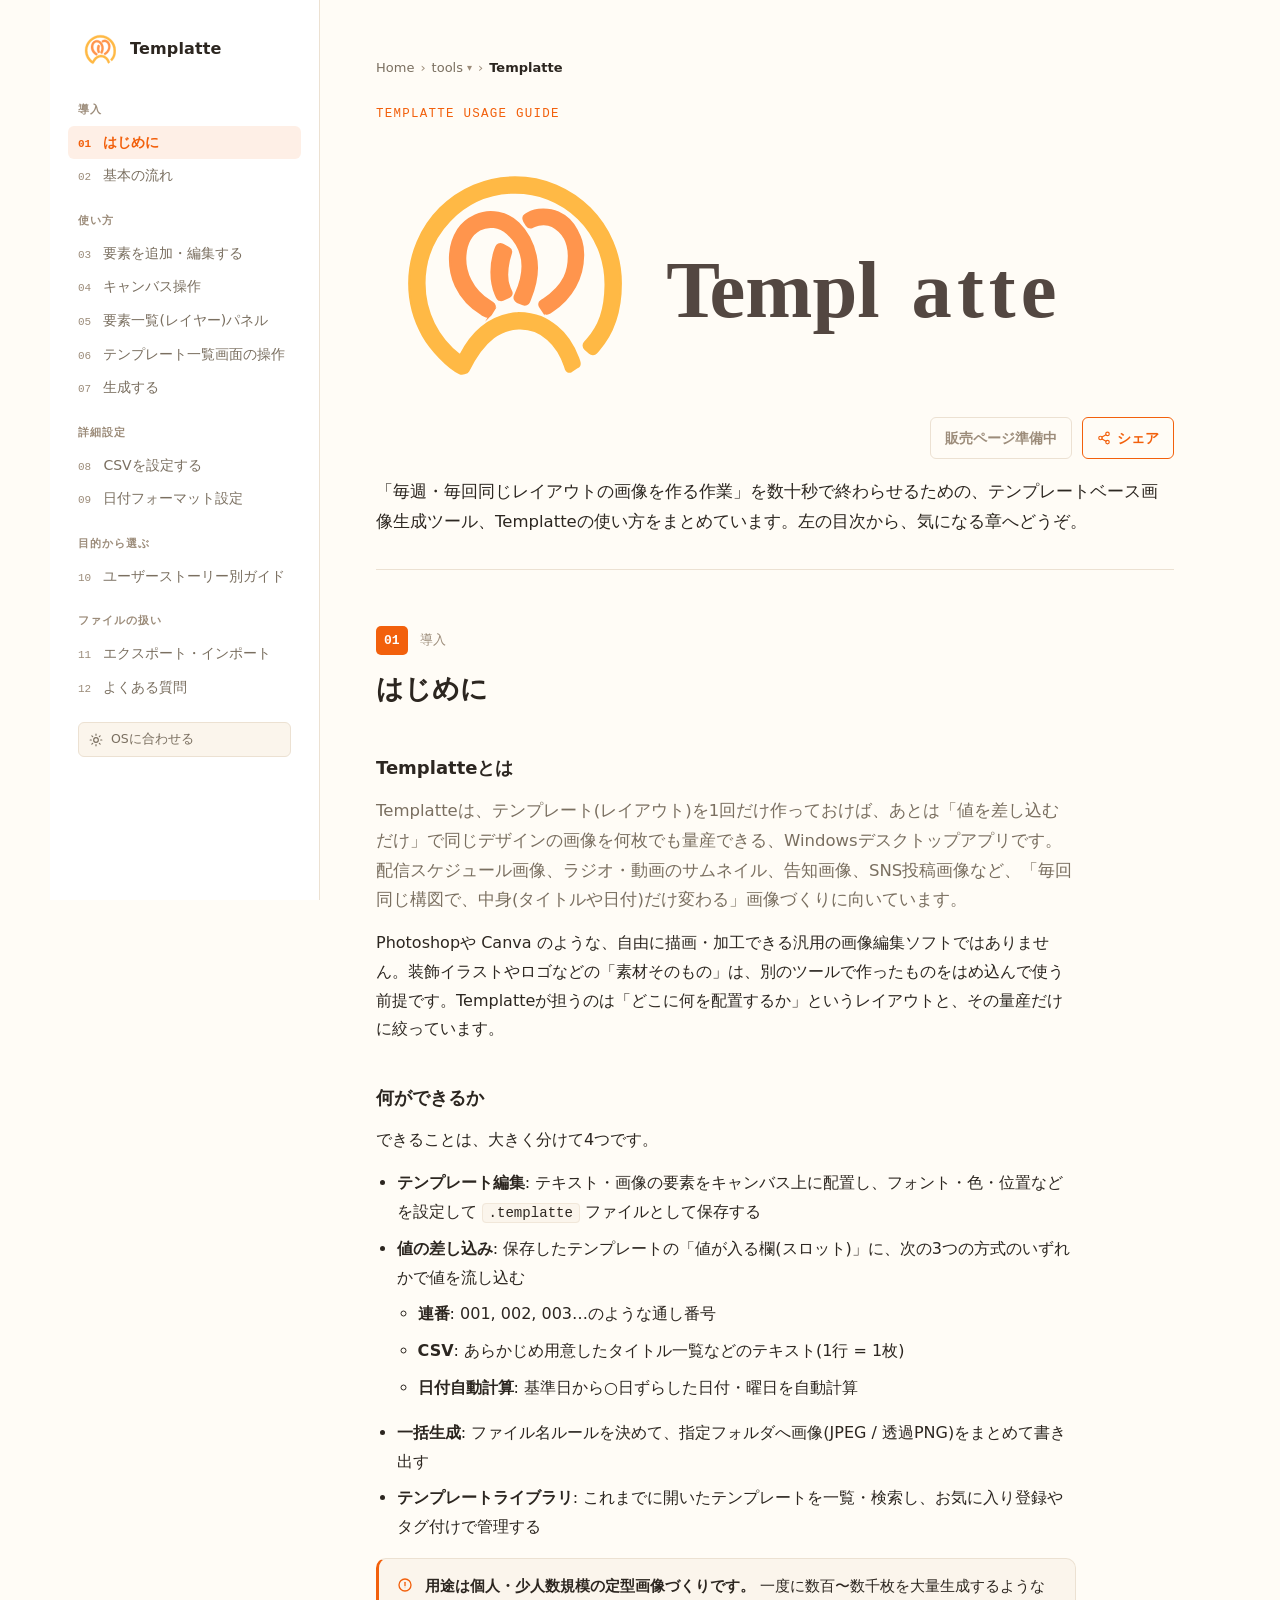
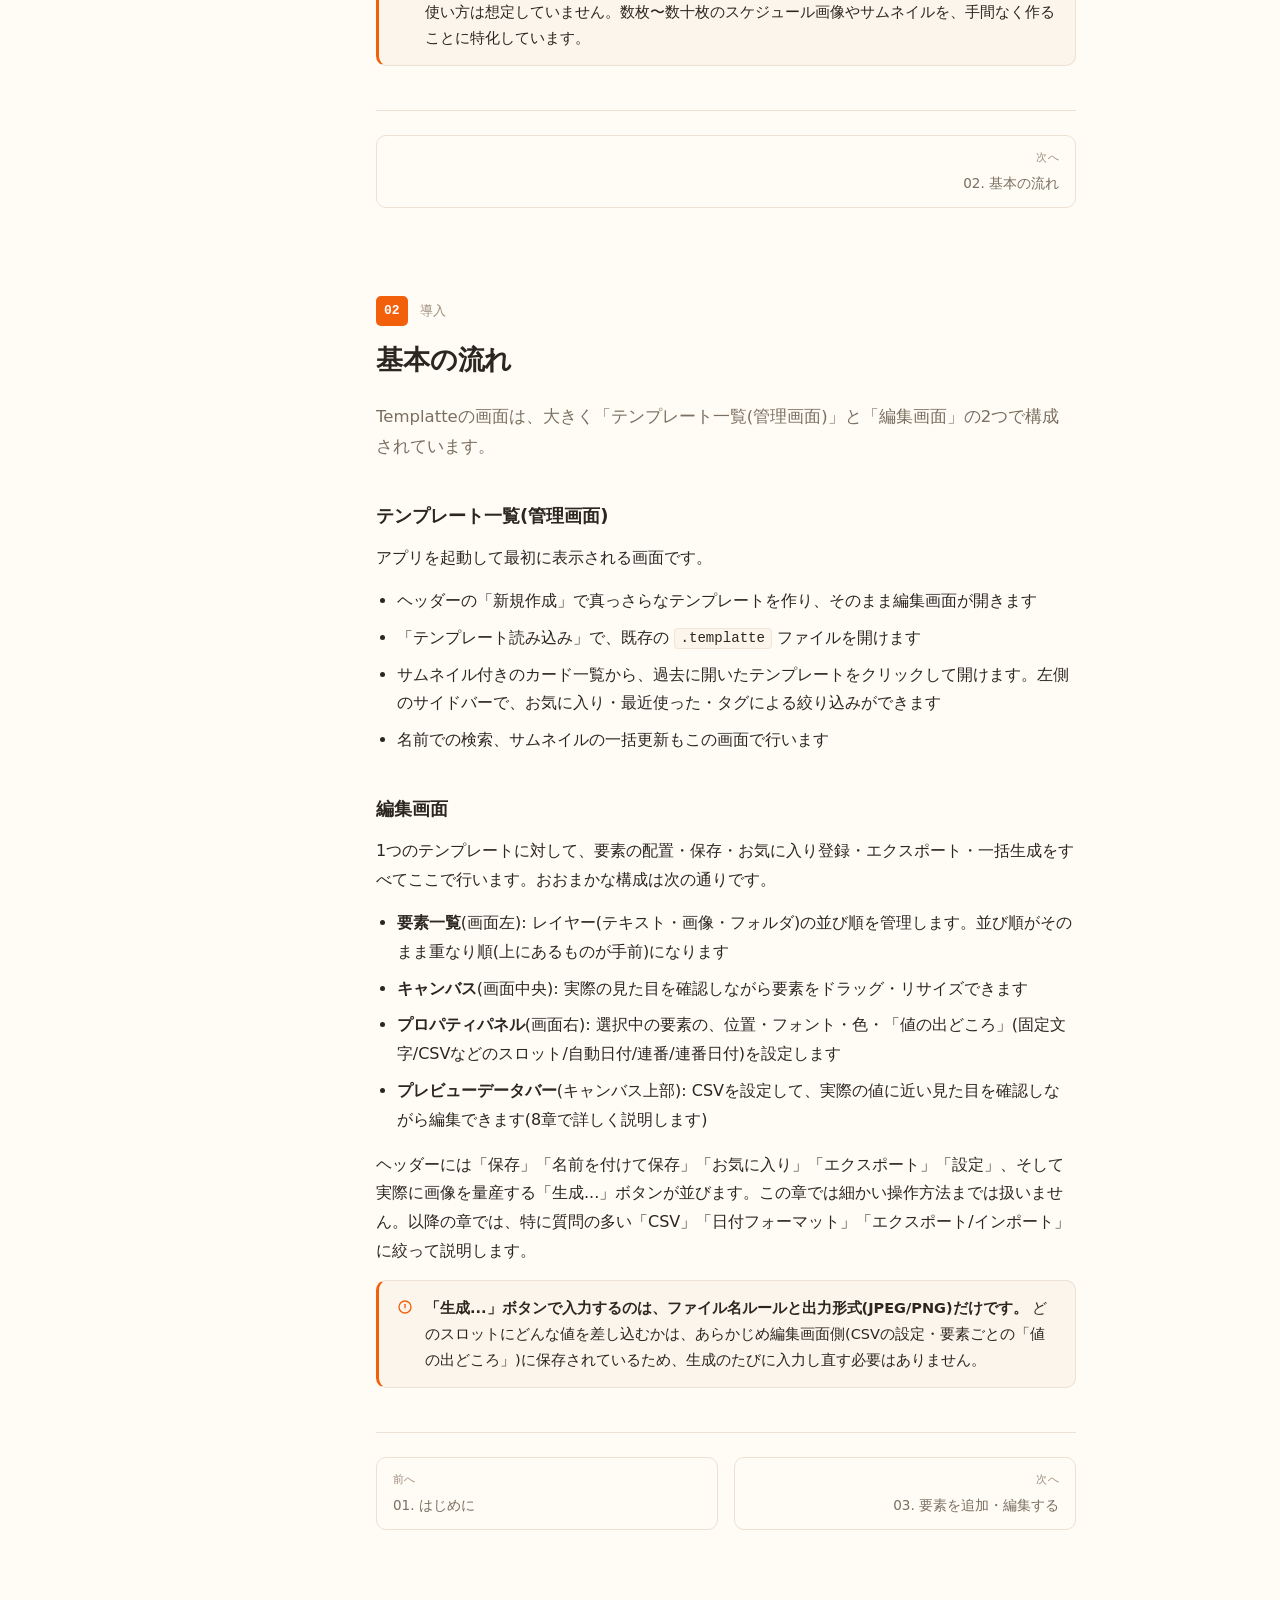
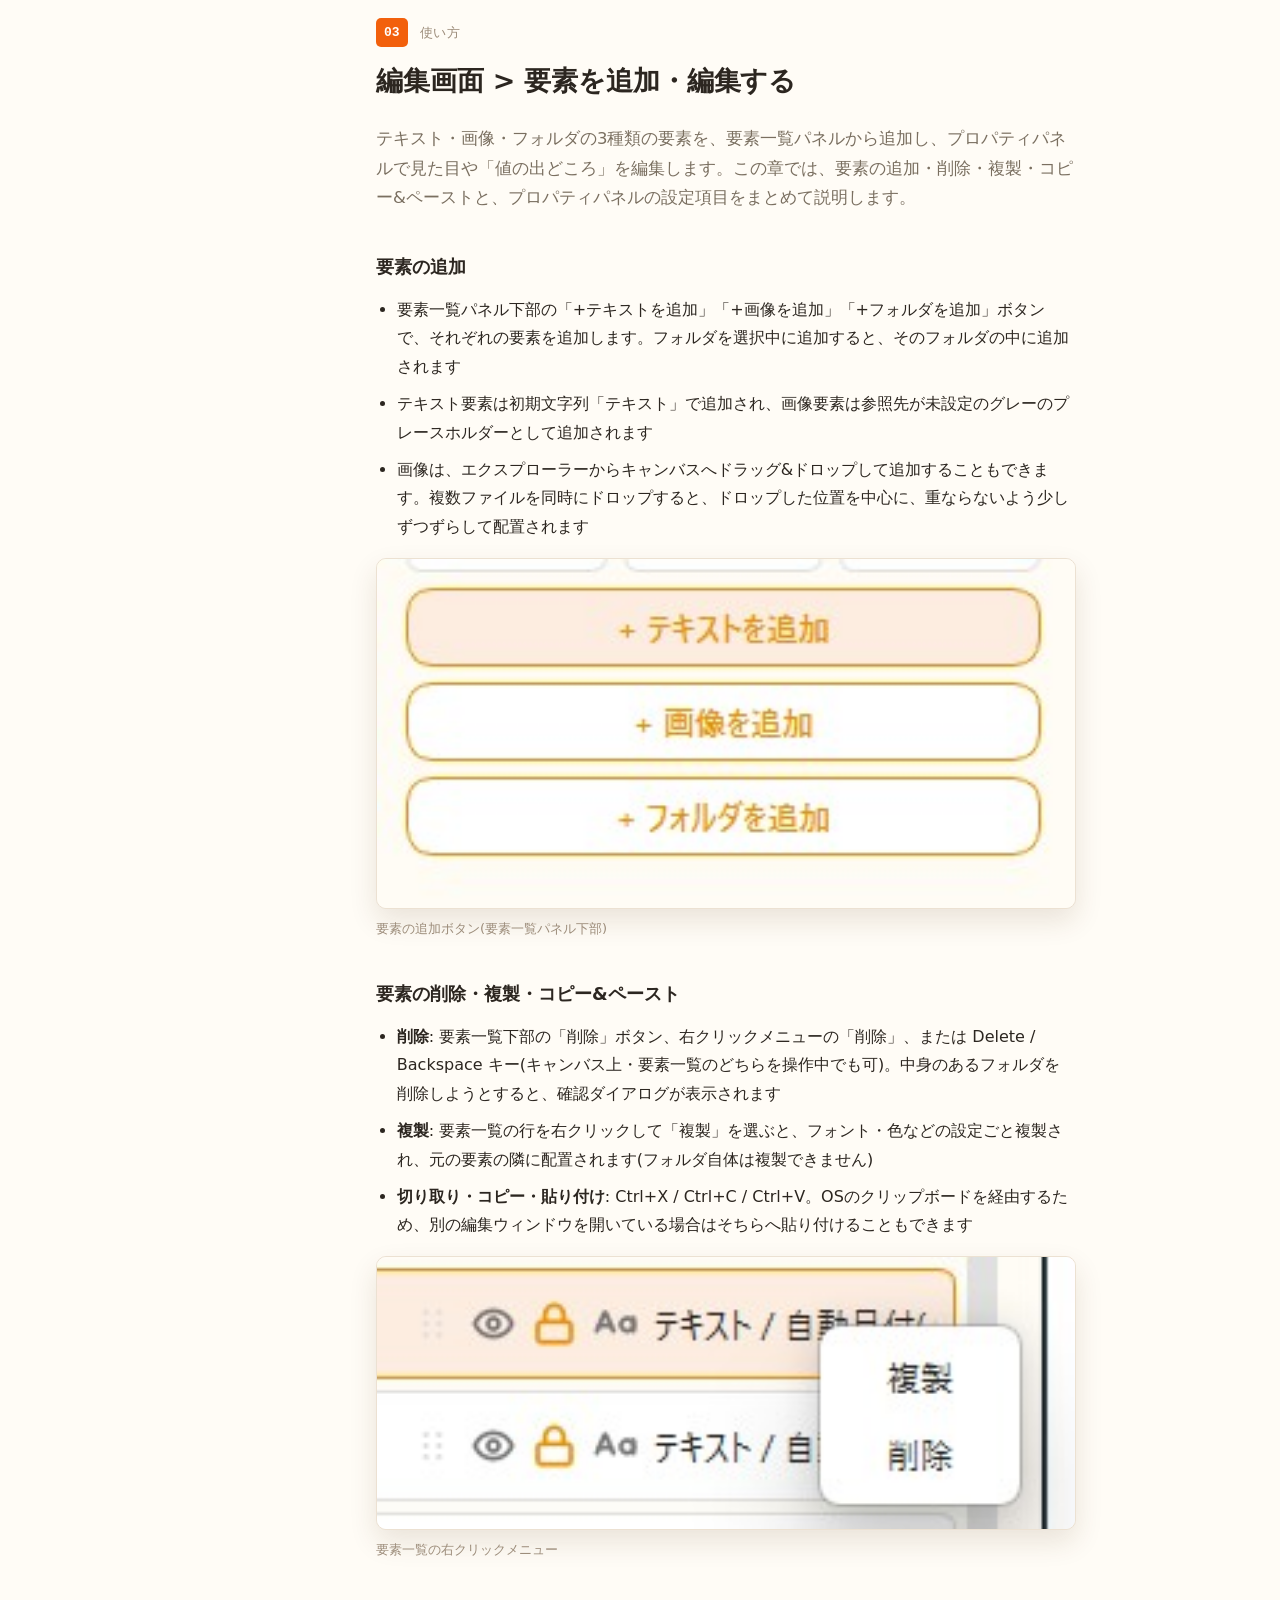
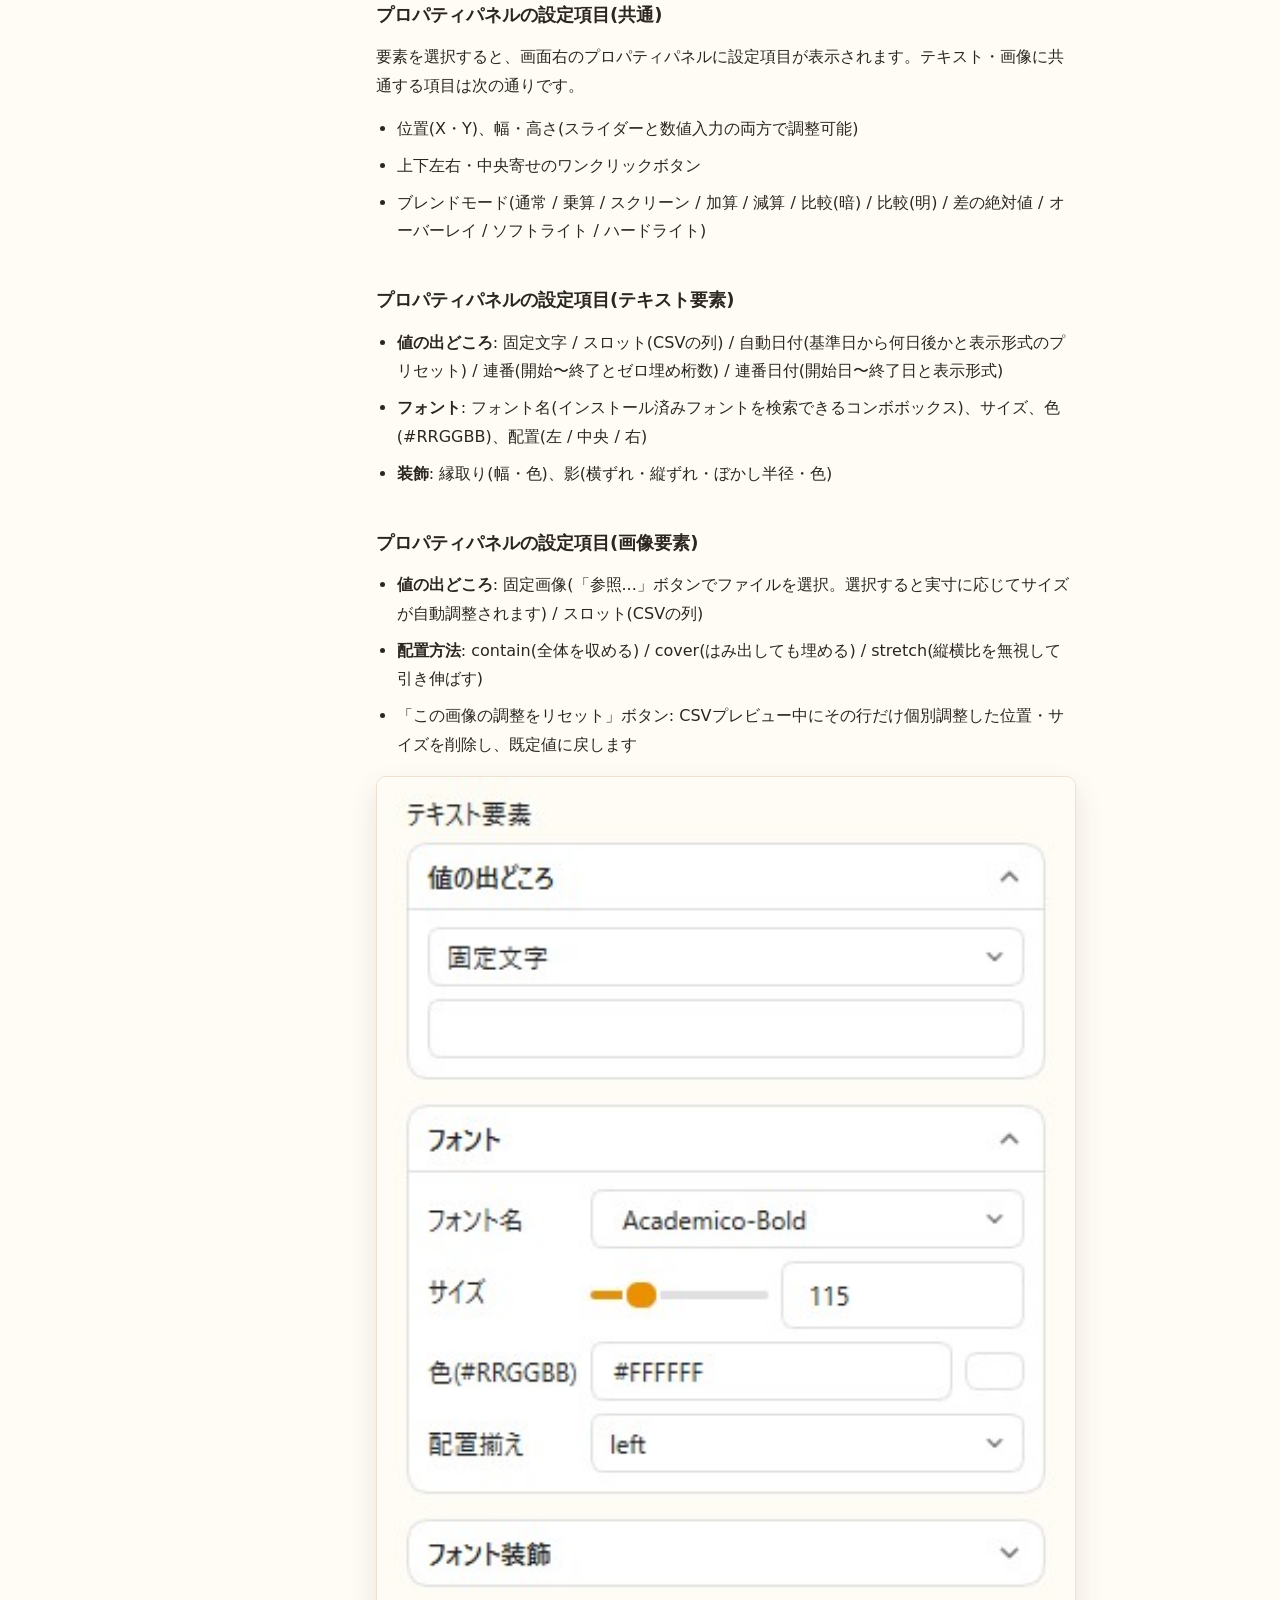
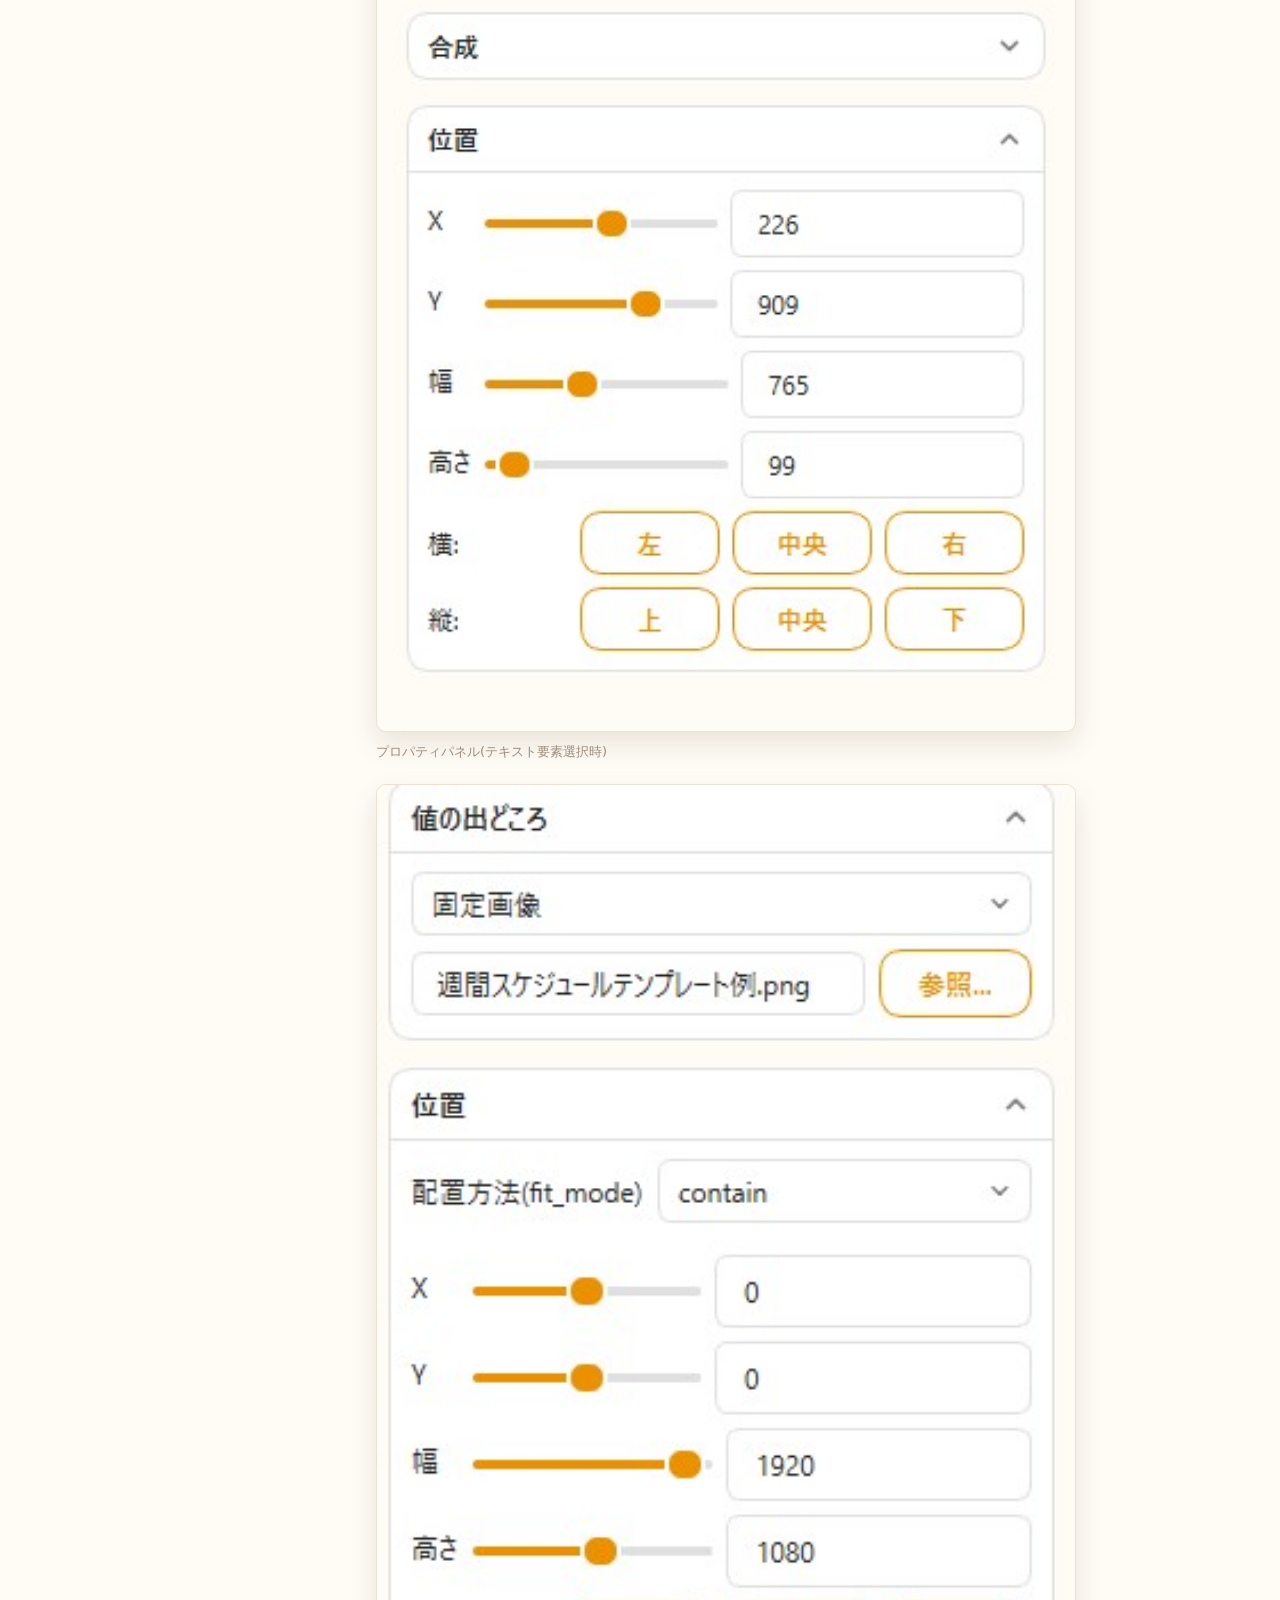
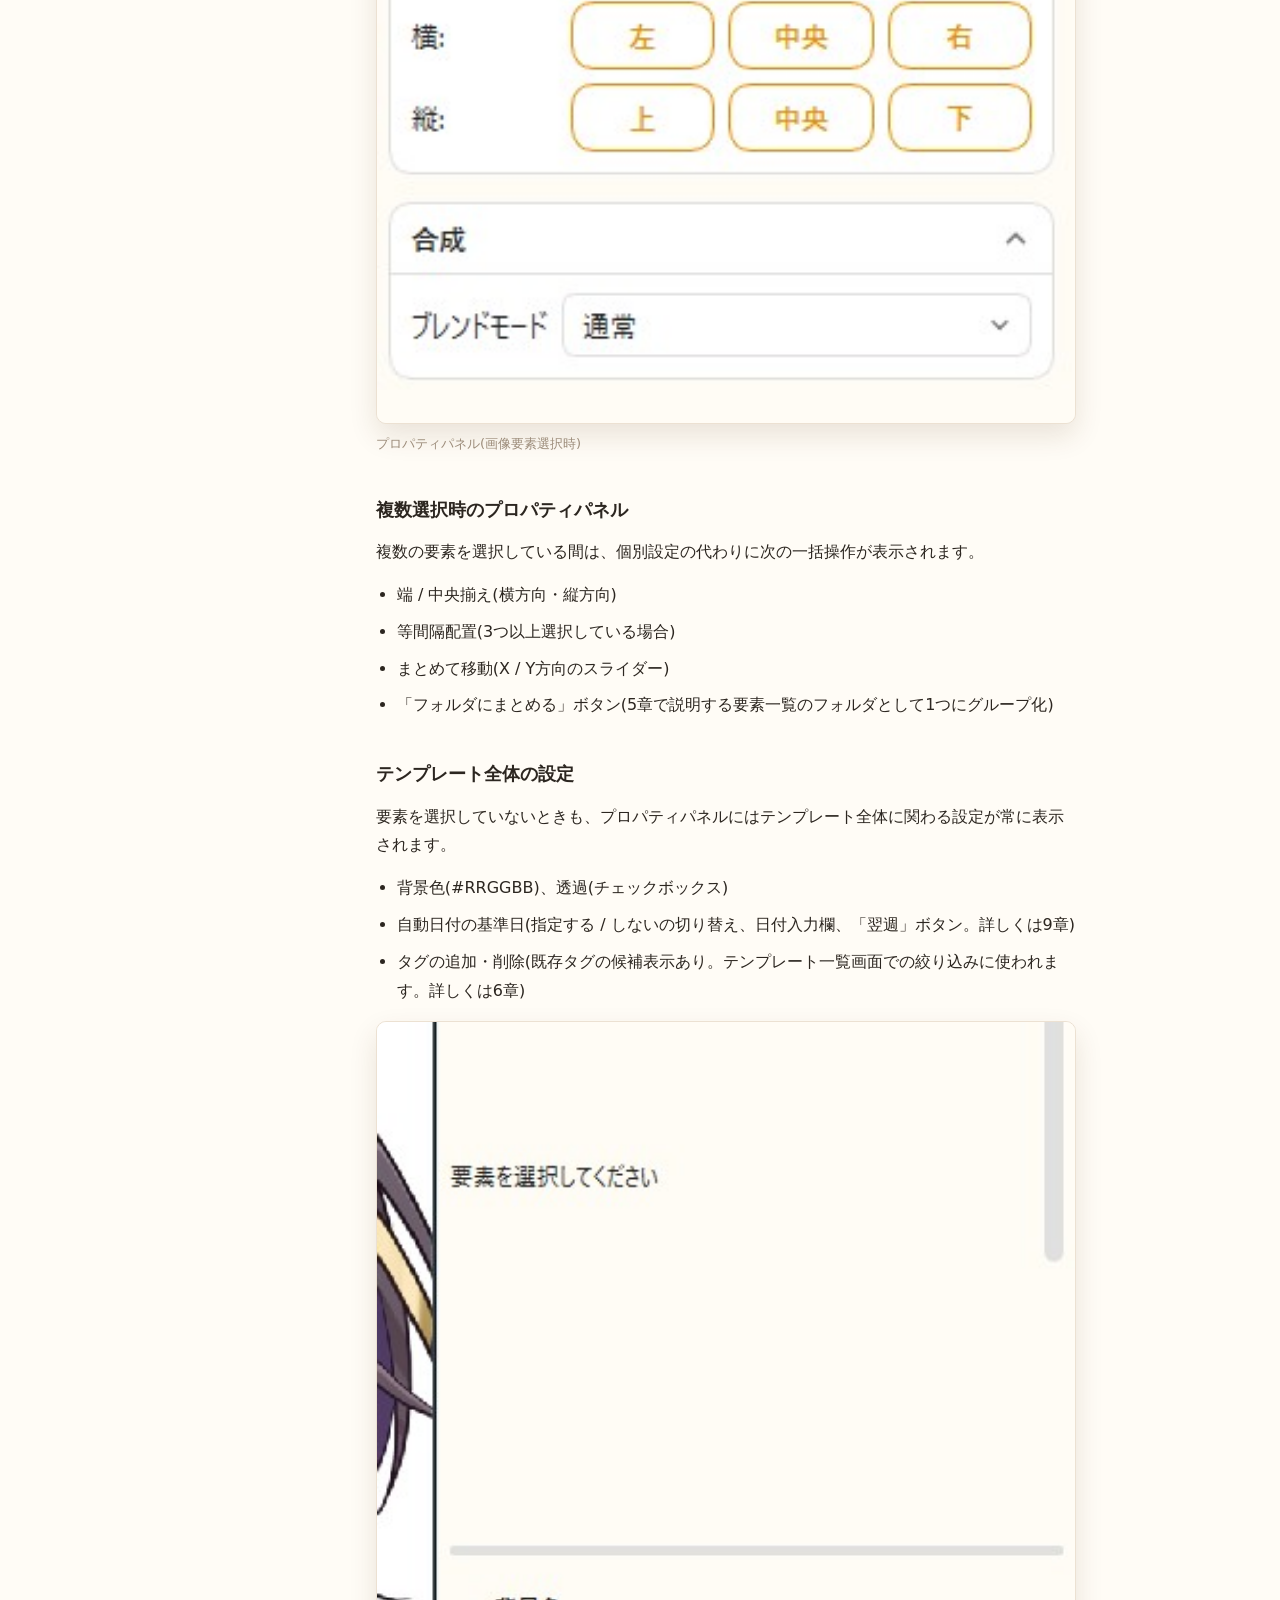
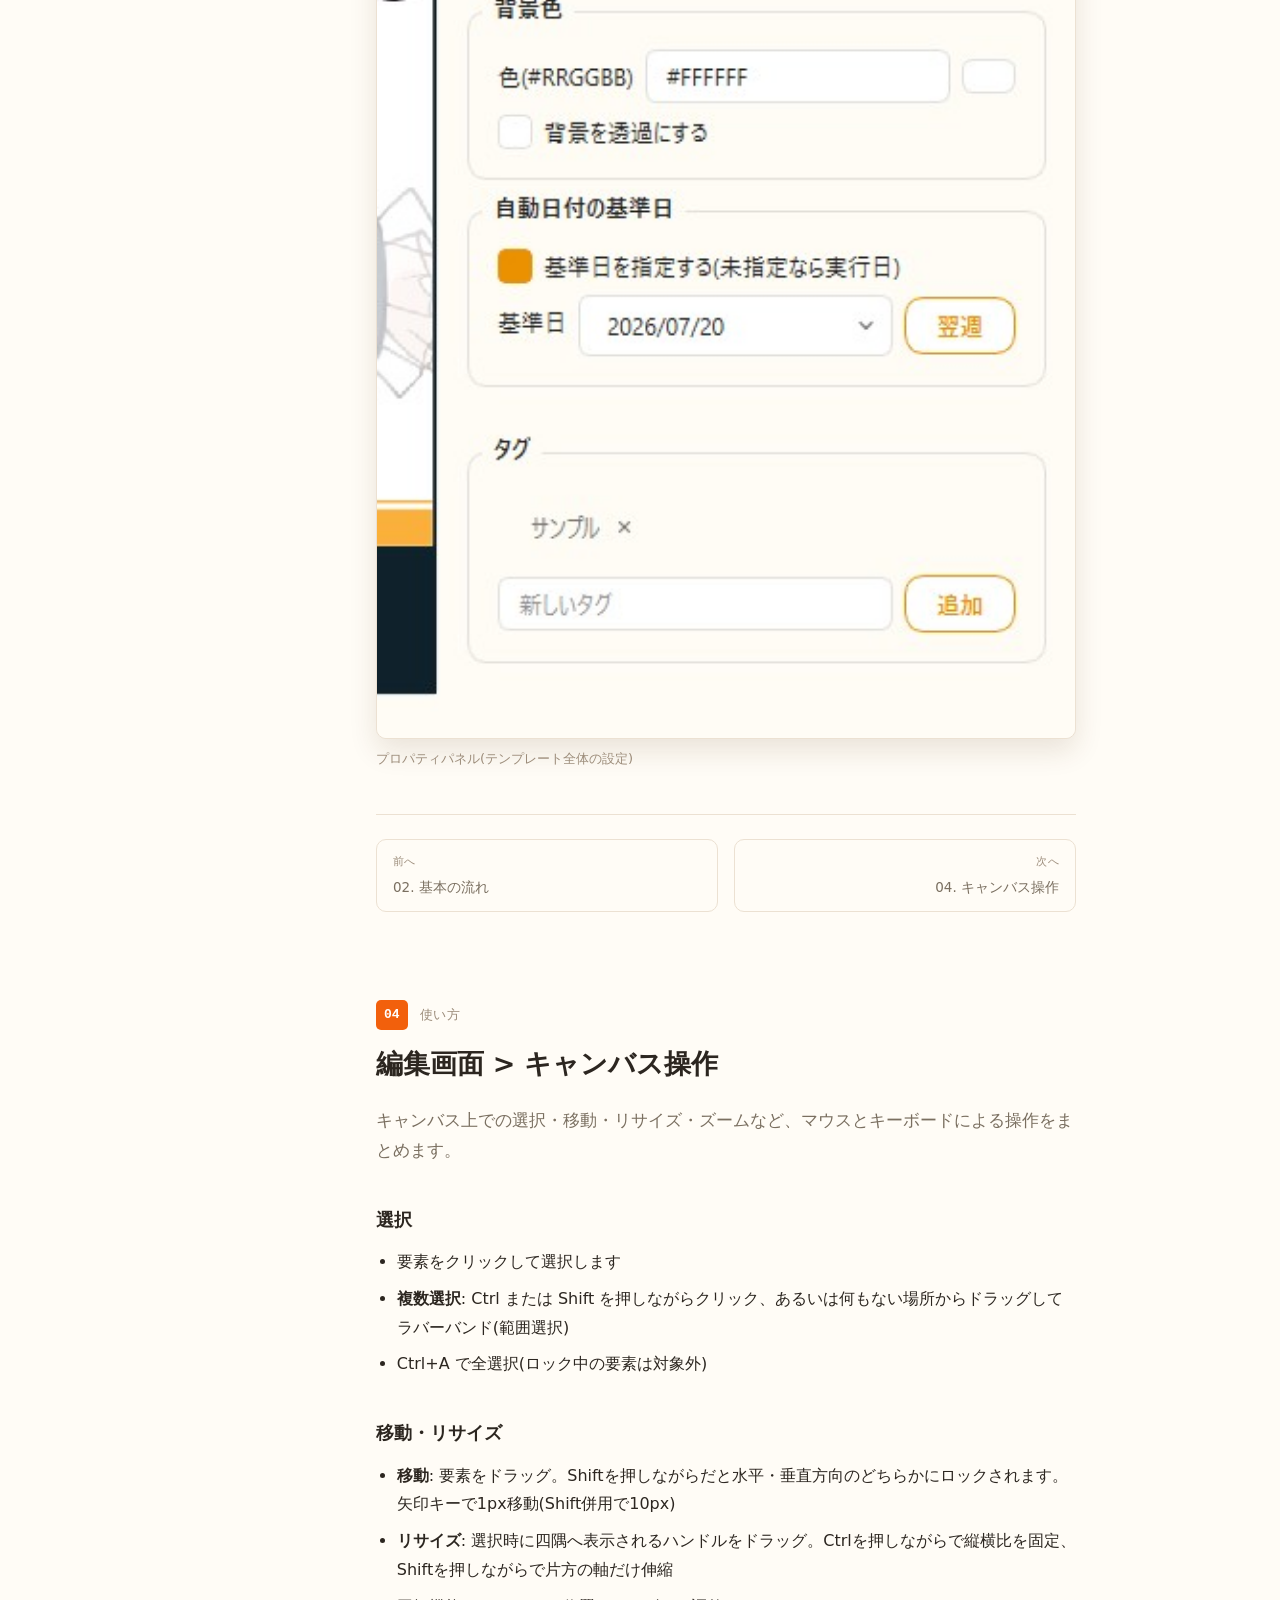
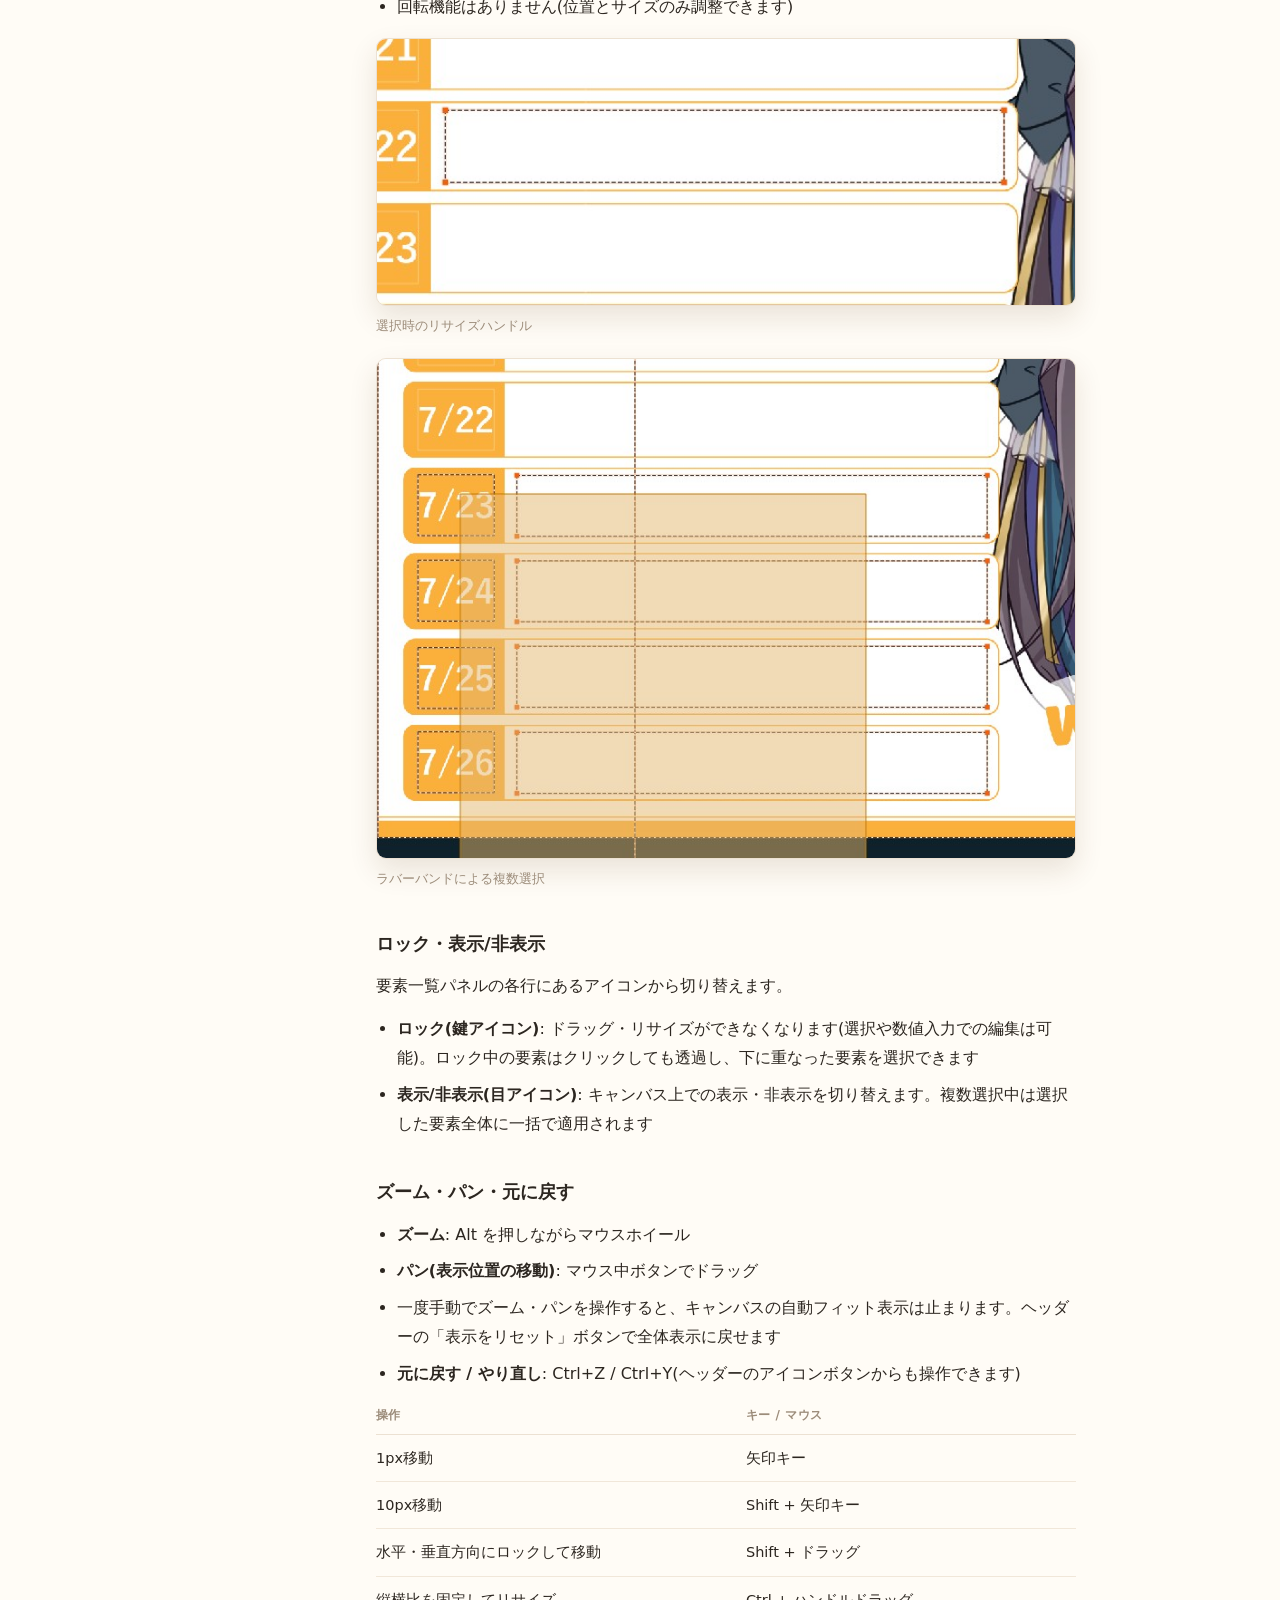
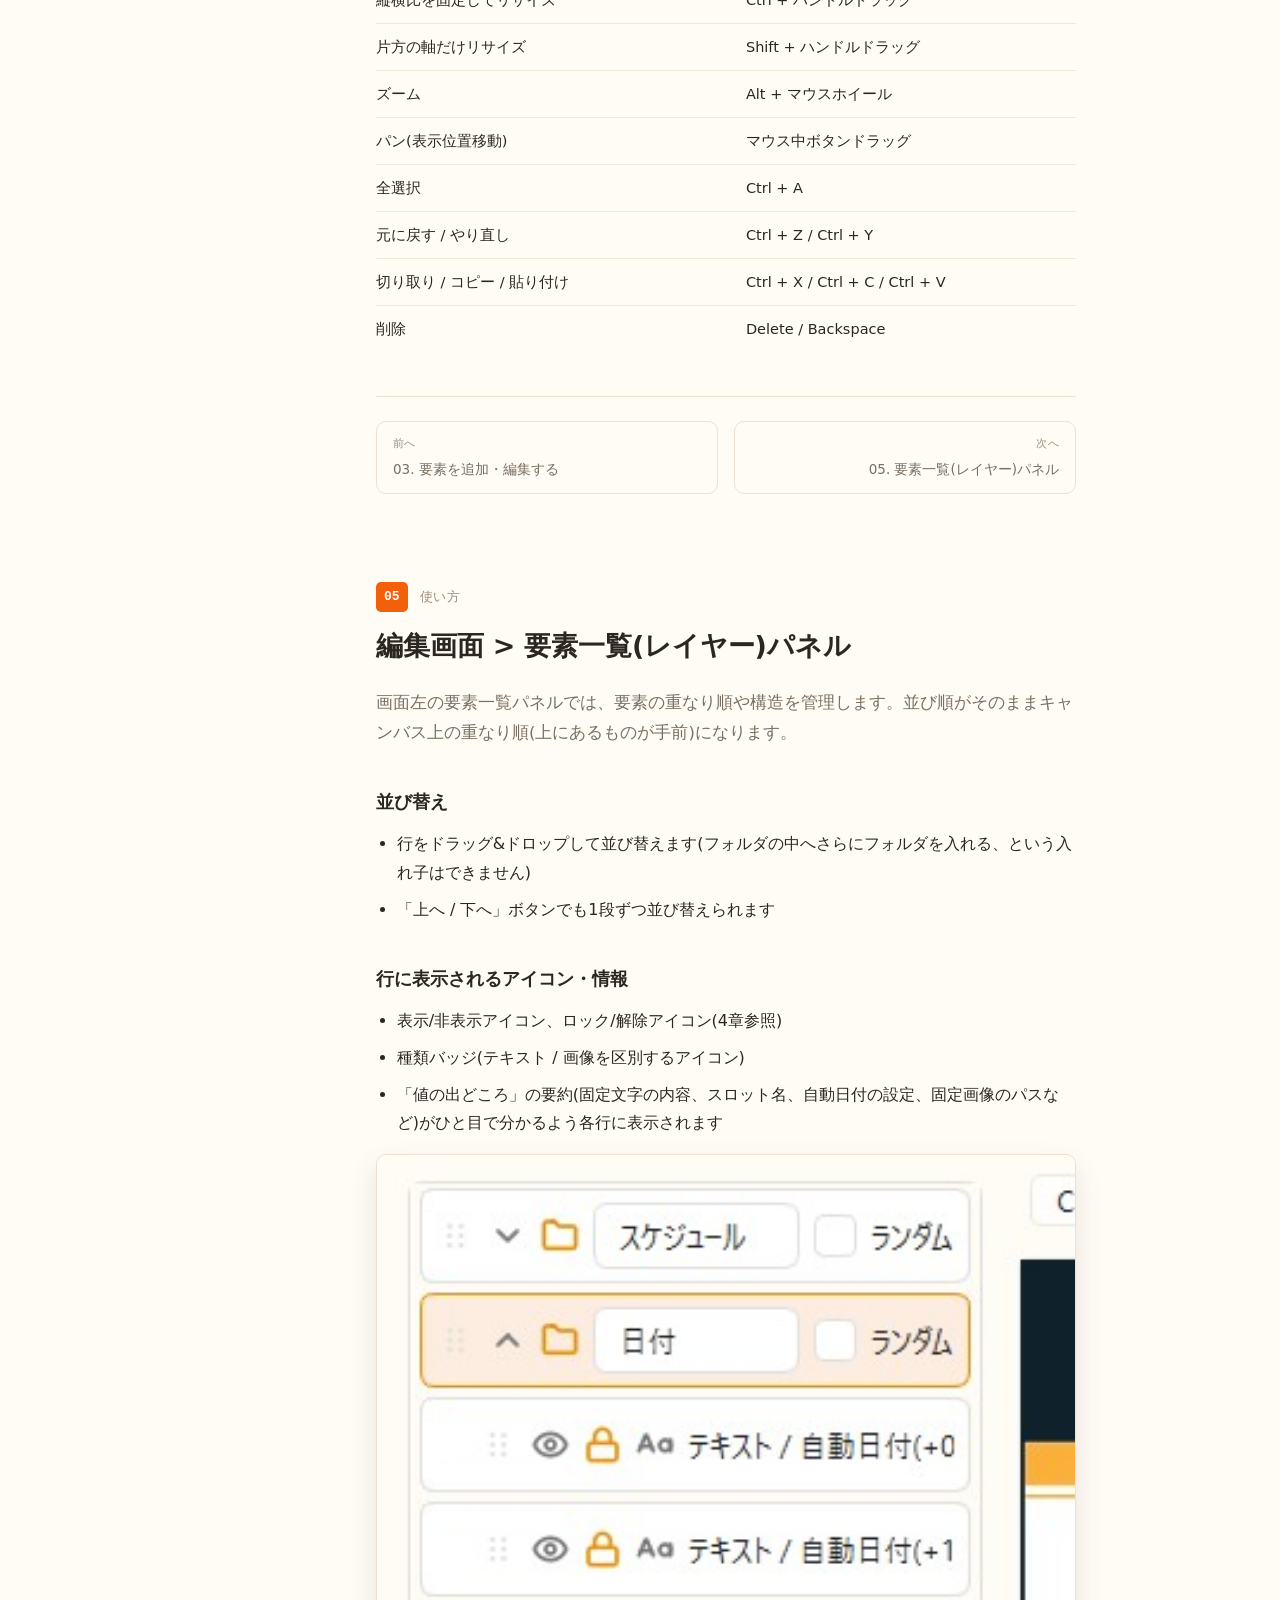
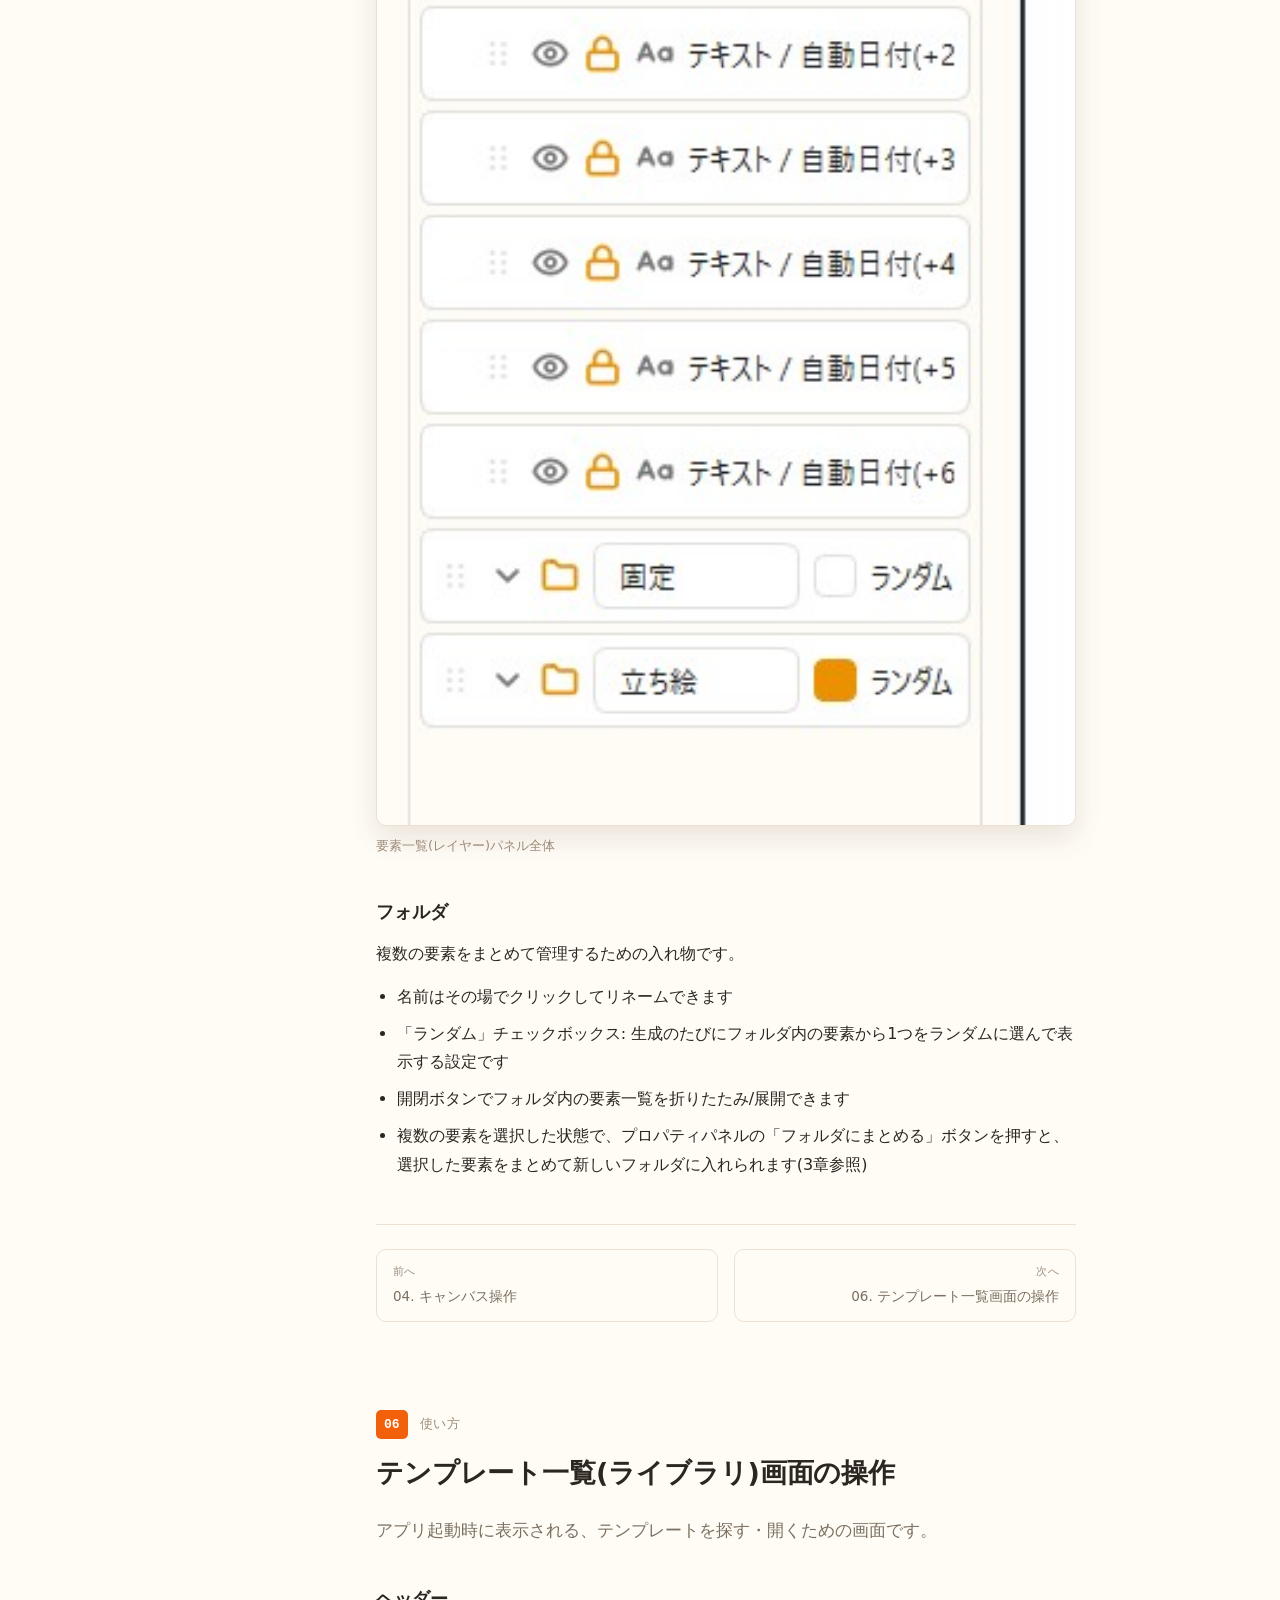
<file: Templatte/Templatte.html>
<!DOCTYPE html>
<html lang="ja">
<head>
<meta charset="UTF-8">
<meta name="viewport" content="width=device-width, initial-scale=1.0">
<title>Templatte 使い方ガイド</title>
<link rel="icon" href="icons/Templatte_ico.ico" type="image/x-icon">
<!-- ============================================================
     meta情報（ここに検索・SNSシェア用の情報を書き込む）
     - content="" の中身を埋めるだけでOK
     - og:image / twitter:image には絶対URL（https://...）を指定する
     ============================================================ -->
<meta name="description" content="「毎週・毎回同じレイアウトの画像を作る作業」を数十秒で終わらせるための、テンプレートベース画像生成ツール、Templatteの使い方">
<meta property="og:type" content="website">
<meta property="og:title" content="Templatte 使い方ガイド">
<meta property="og:description" content="「毎週・毎回同じレイアウトの画像を作る作業」を数十秒で終わらせるための、テンプレートベース画像生成ツール、Templatteの使い方">
<meta property="og:image" content="https://manachitose.github.io/Templatte/icons/Templatte_og_image.jpg">
<meta property="og:url" content="https://manachitose.github.io/Templatte/Templatte.html">
<meta property="og:site_name" content="Templatte 使い方ガイド">
<meta name="twitter:card" content="summary_large_image">
<meta name="twitter:title" content="Templatte 使い方ガイド">
<meta name="twitter:description" content="「毎週・毎回同じレイアウトの画像を作る作業」を数十秒で終わらせるための、テンプレートベース画像生成ツール、Templatteの使い方">
<meta name="twitter:image" content="https://manachitose.github.io/Templatte/icons/Templatte_og_image.jpg">
<link rel="stylesheet" href="Templatte.css">
</head>
<body>

<div id="progress"></div>

<button class="nav-toggle" id="navToggle" type="button" aria-label="目次を開く">
  <svg width="16" height="16" viewBox="0 0 24 24" fill="none" stroke="currentColor" stroke-width="2" stroke-linecap="round"><line x1="4" y1="7" x2="20" y2="7"/><line x1="4" y1="12" x2="20" y2="12"/><line x1="4" y1="17" x2="20" y2="17"/></svg>
  目次
</button>
<div class="sidebar-scrim" id="scrim"></div>

<div class="layout">
  <aside class="sidebar" id="sidebar">
    <div class="brand">
      <span class="brand-logo">
        <img src="icons/Templatte.svg" alt="Templatte" style="width: 32px; height: 32px;">
      </span>
      <span class="brand-name">Templatte</span>
    </div>

    <nav>
      <div class="nav-group">
        <div class="nav-group-label">導入</div>
        <a class="nav-link" href="#ch01"><span class="num">01</span>はじめに</a>
        <a class="nav-link" href="#ch02"><span class="num">02</span>基本の流れ</a>
      </div>
      <div class="nav-group">
        <div class="nav-group-label">使い方</div>
        <a class="nav-link" href="#ch03"><span class="num">03</span>要素を追加・編集する</a>
        <a class="nav-link" href="#ch04"><span class="num">04</span>キャンバス操作</a>
        <a class="nav-link" href="#ch05"><span class="num">05</span>要素一覧(レイヤー)パネル</a>
        <a class="nav-link" href="#ch06"><span class="num">06</span>テンプレート一覧画面の操作</a>
        <a class="nav-link" href="#ch07"><span class="num">07</span>生成する</a>
      </div>
      <div class="nav-group">
        <div class="nav-group-label">詳細設定</div>
        <a class="nav-link" href="#ch08"><span class="num">08</span>CSVを設定する</a>
        <a class="nav-link" href="#ch09"><span class="num">09</span>日付フォーマット設定</a>
      </div>
      <div class="nav-group">
        <div class="nav-group-label">目的から選ぶ</div>
        <a class="nav-link" href="#ch10"><span class="num">10</span>ユーザーストーリー別ガイド</a>
      </div>
      <div class="nav-group">
        <div class="nav-group-label">ファイルの扱い</div>
        <a class="nav-link" href="#ch11"><span class="num">11</span>エクスポート・インポート</a>
        <a class="nav-link" href="#ch12"><span class="num">12</span>よくある質問</a>
      </div>
    </nav>
    <button class="theme-toggle" id="themeToggle" type="button">
      <svg id="themeIcon" width="14" height="14" viewBox="0 0 24 24" fill="none" stroke="currentColor" stroke-width="2" stroke-linecap="round" stroke-linejoin="round"><circle cx="12" cy="12" r="4"/><path d="M12 2v2M12 20v2M4.9 4.9l1.4 1.4M17.7 17.7l1.4 1.4M2 12h2M20 12h2M4.9 19.1l1.4-1.4M17.7 6.3l1.4-1.4"/></svg>
      <span id="themeLabel">表示テーマを切り替え</span>
    </button>
  </aside>

  <main class="content">
    <nav class="breadcrumb" aria-label="パンくずリスト">
      <a class="breadcrumb-link" href="../index.html">Home</a>
      <span class="breadcrumb-sep">›</span>
      <details class="breadcrumb-dropdown" id="toolsDropdown">
        <summary class="breadcrumb-link">tools</summary>
        <ul class="breadcrumb-menu">
          <li><a href="../TokiSync/TokiSync.html">TokiSync</a></li>
          <li><a href="../Templatte/Templatte.html" aria-current="page">Templatte</a></li>
        </ul>
      </details>
      <span class="breadcrumb-sep">›</span>
      <span class="breadcrumb-current">Templatte</span>
    </nav>

    <header class="doc-header">
      <p class="doc-eyebrow">Templatte Usage Guide</p>
      <h1 class="doc-title"><img src="icons/Templatte_文字入り.svg" alt="Templatte" style="width: 100%;"></h1>
      <div class="doc-header-actions">
        <span class="doc-store-link is-disabled">販売ページ準備中</span>
        <div class="share-widget">
          <button class="share-btn" id="shareBtn" type="button" aria-haspopup="true" aria-expanded="false">
            <svg width="14" height="14" viewBox="0 0 24 24" fill="none" stroke="currentColor" stroke-width="2" stroke-linecap="round" stroke-linejoin="round"><circle cx="18" cy="5" r="3"/><circle cx="6" cy="12" r="3"/><circle cx="18" cy="19" r="3"/><line x1="8.59" y1="13.51" x2="15.42" y2="17.49"/><line x1="15.41" y1="6.51" x2="8.59" y2="10.49"/></svg>
            <span>シェア</span>
          </button>
          <div class="share-menu" id="shareMenu" hidden>
            <a class="share-menu-item" id="shareTwitter" href="#" target="_blank" rel="noopener">Xでポストする</a>
            <button class="share-menu-item" id="shareCopy" type="button">リンクをコピーする</button>
          </div>
        </div>
      </div>
      <p class="doc-lede">「毎週・毎回同じレイアウトの画像を作る作業」を数十秒で終わらせるための、テンプレートベース画像生成ツール、Templatteの使い方をまとめています。左の目次から、気になる章へどうぞ。</p>
    </header>

    <!-- 01 -->
    <section class="chapter" id="ch01">
      <div class="chapter-kicker"><span class="num">01</span><span class="label">導入</span></div>
      <h2 class="chapter-title">はじめに</h2>

      <h3>Templatteとは</h3>
      <p>Templatteは、テンプレート(レイアウト)を1回だけ作っておけば、あとは「値を差し込むだけ」で同じデザインの画像を何枚でも量産できる、Windowsデスクトップアプリです。配信スケジュール画像、ラジオ・動画のサムネイル、告知画像、SNS投稿画像など、「毎回同じ構図で、中身(タイトルや日付)だけ変わる」画像づくりに向いています。</p>
      <p>Photoshopや Canva のような、自由に描画・加工できる汎用の画像編集ソフトではありません。装飾イラストやロゴなどの「素材そのもの」は、別のツールで作ったものをはめ込んで使う前提です。Templatteが担うのは「どこに何を配置するか」というレイアウトと、その量産だけに絞っています。</p>

      <h3>何ができるか</h3>
      <p>できることは、大きく分けて4つです。</p>
      <ul>
        <li><strong>テンプレート編集</strong>: テキスト・画像の要素をキャンバス上に配置し、フォント・色・位置などを設定して <code>.templatte</code> ファイルとして保存する</li>
        <li><strong>値の差し込み</strong>: 保存したテンプレートの「値が入る欄(スロット)」に、次の3つの方式のいずれかで値を流し込む
          <ul>
            <li><strong>連番</strong>: 001, 002, 003…のような通し番号</li>
            <li><strong>CSV</strong>: あらかじめ用意したタイトル一覧などのテキスト(1行 = 1枚)</li>
            <li><strong>日付自動計算</strong>: 基準日から○日ずらした日付・曜日を自動計算</li>
          </ul>
        </li>
        <li><strong>一括生成</strong>: ファイル名ルールを決めて、指定フォルダへ画像(JPEG / 透過PNG)をまとめて書き出す</li>
        <li><strong>テンプレートライブラリ</strong>: これまでに開いたテンプレートを一覧・検索し、お気に入り登録やタグ付けで管理する</li>
      </ul>

      <div class="callout note">
        <span class="icon"><svg width="16" height="16" viewBox="0 0 24 24" fill="none" stroke="currentColor" stroke-width="2" stroke-linecap="round" stroke-linejoin="round"><circle cx="12" cy="12" r="9"/><line x1="12" y1="8" x2="12" y2="13"/><circle cx="12" cy="16.3" r="0.6" fill="currentColor" stroke="none"/></svg></span>
        <p><strong>用途は個人・少人数規模の定型画像づくりです。</strong> 一度に数百〜数千枚を大量生成するような使い方は想定していません。数枚〜数十枚のスケジュール画像やサムネイルを、手間なく作ることに特化しています。</p>
      </div>

      <div class="chapter-nav">
        <a class="next" href="#ch02"><span class="dir">次へ</span>02. 基本の流れ</a>
      </div>
    </section>

    <!-- 02 -->
    <section class="chapter" id="ch02">
      <div class="chapter-kicker"><span class="num">02</span><span class="label">導入</span></div>
      <h2 class="chapter-title">基本の流れ</h2>
      <p>Templatteの画面は、大きく「テンプレート一覧(管理画面)」と「編集画面」の2つで構成されています。</p>

      <h3>テンプレート一覧(管理画面)</h3>
      <p>アプリを起動して最初に表示される画面です。</p>
      <ul>
        <li>ヘッダーの「新規作成」で真っさらなテンプレートを作り、そのまま編集画面が開きます</li>
        <li>「テンプレート読み込み」で、既存の <code>.templatte</code> ファイルを開けます</li>
        <li>サムネイル付きのカード一覧から、過去に開いたテンプレートをクリックして開けます。左側のサイドバーで、お気に入り・最近使った・タグによる絞り込みができます</li>
        <li>名前での検索、サムネイルの一括更新もこの画面で行います</li>
      </ul>

      <h3>編集画面</h3>
      <p>1つのテンプレートに対して、要素の配置・保存・お気に入り登録・エクスポート・一括生成をすべてここで行います。おおまかな構成は次の通りです。</p>
      <ul>
        <li><strong>要素一覧</strong>(画面左): レイヤー(テキスト・画像・フォルダ)の並び順を管理します。並び順がそのまま重なり順(上にあるものが手前)になります</li>
        <li><strong>キャンバス</strong>(画面中央): 実際の見た目を確認しながら要素をドラッグ・リサイズできます</li>
        <li><strong>プロパティパネル</strong>(画面右): 選択中の要素の、位置・フォント・色・「値の出どころ」(固定文字/CSVなどのスロット/自動日付/連番/連番日付)を設定します</li>
        <li><strong>プレビューデータバー</strong>(キャンバス上部): CSVを設定して、実際の値に近い見た目を確認しながら編集できます(8章で詳しく説明します)</li>
      </ul>
      <p>ヘッダーには「保存」「名前を付けて保存」「お気に入り」「エクスポート」「設定」、そして実際に画像を量産する「生成...」ボタンが並びます。この章では細かい操作方法までは扱いません。以降の章では、特に質問の多い「CSV」「日付フォーマット」「エクスポート/インポート」に絞って説明します。</p>

      <div class="callout note">
        <span class="icon"><svg width="16" height="16" viewBox="0 0 24 24" fill="none" stroke="currentColor" stroke-width="2" stroke-linecap="round" stroke-linejoin="round"><circle cx="12" cy="12" r="9"/><line x1="12" y1="8" x2="12" y2="13"/><circle cx="12" cy="16.3" r="0.6" fill="currentColor" stroke="none"/></svg></span>
        <p><strong>「生成...」ボタンで入力するのは、ファイル名ルールと出力形式(JPEG/PNG)だけです。</strong> どのスロットにどんな値を差し込むかは、あらかじめ編集画面側(CSVの設定・要素ごとの「値の出どころ」)に保存されているため、生成のたびに入力し直す必要はありません。</p>
      </div>

      <div class="chapter-nav">
        <a class="prev" href="#ch01"><span class="dir">前へ</span>01. はじめに</a>
        <a class="next" href="#ch03"><span class="dir">次へ</span>03. 要素を追加・編集する</a>
      </div>
    </section>

    <!-- 03 -->
    <section class="chapter" id="ch03">
      <div class="chapter-kicker"><span class="num">03</span><span class="label">使い方</span></div>
      <h2 class="chapter-title">編集画面 &gt; 要素を追加・編集する</h2>
      <p>テキスト・画像・フォルダの3種類の要素を、要素一覧パネルから追加し、プロパティパネルで見た目や「値の出どころ」を編集します。この章では、要素の追加・削除・複製・コピー&amp;ペーストと、プロパティパネルの設定項目をまとめて説明します。</p>

      <h3>要素の追加</h3>
      <ul>
        <li>要素一覧パネル下部の「+テキストを追加」「+画像を追加」「+フォルダを追加」ボタンで、それぞれの要素を追加します。フォルダを選択中に追加すると、そのフォルダの中に追加されます</li>
        <li>テキスト要素は初期文字列「テキスト」で追加され、画像要素は参照先が未設定のグレーのプレースホルダーとして追加されます</li>
        <li>画像は、エクスプローラーからキャンバスへドラッグ&amp;ドロップして追加することもできます。複数ファイルを同時にドロップすると、ドロップした位置を中心に、重ならないよう少しずつずらして配置されます</li>
      </ul>

      <figure class="screenshot">
        <img src="screenshots/ch03-add-buttons.jpg" alt="要素一覧パネル下部の「+テキストを追加」「+画像を追加」「+フォルダを追加」ボタン">
        <figcaption>要素の追加ボタン(要素一覧パネル下部)</figcaption>
      </figure>

      <h3>要素の削除・複製・コピー&amp;ペースト</h3>
      <ul>
        <li><strong>削除</strong>: 要素一覧下部の「削除」ボタン、右クリックメニューの「削除」、または Delete / Backspace キー(キャンバス上・要素一覧のどちらを操作中でも可)。中身のあるフォルダを削除しようとすると、確認ダイアログが表示されます</li>
        <li><strong>複製</strong>: 要素一覧の行を右クリックして「複製」を選ぶと、フォント・色などの設定ごと複製され、元の要素の隣に配置されます(フォルダ自体は複製できません)</li>
        <li><strong>切り取り・コピー・貼り付け</strong>: Ctrl+X / Ctrl+C / Ctrl+V。OSのクリップボードを経由するため、別の編集ウィンドウを開いている場合はそちらへ貼り付けることもできます</li>
      </ul>

      <figure class="screenshot">
        <img src="screenshots/ch03-context-menu.jpg" alt="要素一覧の右クリックメニュー。複製・削除などの項目が並んでいる">
        <figcaption>要素一覧の右クリックメニュー</figcaption>
      </figure>

      <h3>プロパティパネルの設定項目(共通)</h3>
      <p>要素を選択すると、画面右のプロパティパネルに設定項目が表示されます。テキスト・画像に共通する項目は次の通りです。</p>
      <ul>
        <li>位置(X・Y)、幅・高さ(スライダーと数値入力の両方で調整可能)</li>
        <li>上下左右・中央寄せのワンクリックボタン</li>
        <li>ブレンドモード(通常 / 乗算 / スクリーン / 加算 / 減算 / 比較(暗) / 比較(明) / 差の絶対値 / オーバーレイ / ソフトライト / ハードライト)</li>
      </ul>

      <h3>プロパティパネルの設定項目(テキスト要素)</h3>
      <ul>
        <li><strong>値の出どころ</strong>: 固定文字 / スロット(CSVの列) / 自動日付(基準日から何日後かと表示形式のプリセット) / 連番(開始〜終了とゼロ埋め桁数) / 連番日付(開始日〜終了日と表示形式)</li>
        <li><strong>フォント</strong>: フォント名(インストール済みフォントを検索できるコンボボックス)、サイズ、色(#RRGGBB)、配置(左 / 中央 / 右)</li>
        <li><strong>装飾</strong>: 縁取り(幅・色)、影(横ずれ・縦ずれ・ぼかし半径・色)</li>
      </ul>

      <h3>プロパティパネルの設定項目(画像要素)</h3>
      <ul>
        <li><strong>値の出どころ</strong>: 固定画像(「参照...」ボタンでファイルを選択。選択すると実寸に応じてサイズが自動調整されます) / スロット(CSVの列)</li>
        <li><strong>配置方法</strong>: contain(全体を収める) / cover(はみ出しても埋める) / stretch(縦横比を無視して引き伸ばす)</li>
        <li>「この画像の調整をリセット」ボタン: CSVプレビュー中にその行だけ個別調整した位置・サイズを削除し、既定値に戻します</li>
      </ul>

      <figure class="screenshot">
        <img src="screenshots/ch03-properties-text.jpg" alt="テキスト要素選択時のプロパティパネル。値の出どころ・フォント・色・縁取り・影の設定項目が見える">
        <figcaption>プロパティパネル(テキスト要素選択時)</figcaption>
      </figure>
      <figure class="screenshot">
        <img src="screenshots/ch03-properties-image.jpg" alt="画像要素選択時のプロパティパネル。値の出どころ(参照ボタン)と配置方法(contain/cover/stretch)が見える">
        <figcaption>プロパティパネル(画像要素選択時)</figcaption>
      </figure>

      <h3>複数選択時のプロパティパネル</h3>
      <p>複数の要素を選択している間は、個別設定の代わりに次の一括操作が表示されます。</p>
      <ul>
        <li>端 / 中央揃え(横方向・縦方向)</li>
        <li>等間隔配置(3つ以上選択している場合)</li>
        <li>まとめて移動(X / Y方向のスライダー)</li>
        <li>「フォルダにまとめる」ボタン(5章で説明する要素一覧のフォルダとして1つにグループ化)</li>
      </ul>

      <h3>テンプレート全体の設定</h3>
      <p>要素を選択していないときも、プロパティパネルにはテンプレート全体に関わる設定が常に表示されます。</p>
      <ul>
        <li>背景色(#RRGGBB)、透過(チェックボックス)</li>
        <li>自動日付の基準日(指定する / しないの切り替え、日付入力欄、「翌週」ボタン。詳しくは9章)</li>
        <li>タグの追加・削除(既存タグの候補表示あり。テンプレート一覧画面での絞り込みに使われます。詳しくは6章)</li>
      </ul>

      <figure class="screenshot">
        <img src="screenshots/ch03-template-settings.jpg" alt="要素未選択時のプロパティパネル。背景色・基準日・タグなどテンプレート全体の設定項目が見える">
        <figcaption>プロパティパネル(テンプレート全体の設定)</figcaption>
      </figure>

      <div class="chapter-nav">
        <a class="prev" href="#ch02"><span class="dir">前へ</span>02. 基本の流れ</a>
        <a class="next" href="#ch04"><span class="dir">次へ</span>04. キャンバス操作</a>
      </div>
    </section>

    <!-- 04 -->
    <section class="chapter" id="ch04">
      <div class="chapter-kicker"><span class="num">04</span><span class="label">使い方</span></div>
      <h2 class="chapter-title">編集画面 &gt; キャンバス操作</h2>
      <p>キャンバス上での選択・移動・リサイズ・ズームなど、マウスとキーボードによる操作をまとめます。</p>

      <h3>選択</h3>
      <ul>
        <li>要素をクリックして選択します</li>
        <li><strong>複数選択</strong>: Ctrl または Shift を押しながらクリック、あるいは何もない場所からドラッグしてラバーバンド(範囲選択)</li>
        <li>Ctrl+A で全選択(ロック中の要素は対象外)</li>
      </ul>

      <h3>移動・リサイズ</h3>
      <ul>
        <li><strong>移動</strong>: 要素をドラッグ。Shiftを押しながらだと水平・垂直方向のどちらかにロックされます。矢印キーで1px移動(Shift併用で10px)</li>
        <li><strong>リサイズ</strong>: 選択時に四隅へ表示されるハンドルをドラッグ。Ctrlを押しながらで縦横比を固定、Shiftを押しながらで片方の軸だけ伸縮</li>
        <li>回転機能はありません(位置とサイズのみ調整できます)</li>
      </ul>

      <figure class="screenshot">
        <img src="screenshots/ch04-resize-handles.jpg" alt="要素選択時にキャンバス上へ表示される四隅のリサイズハンドル">
        <figcaption>選択時のリサイズハンドル</figcaption>
      </figure>
      <figure class="screenshot">
        <img src="screenshots/ch04-multi-select.jpg" alt="何もない場所からドラッグして複数の要素をラバーバンドで範囲選択している状態">
        <figcaption>ラバーバンドによる複数選択</figcaption>
      </figure>

      <h3>ロック・表示/非表示</h3>
      <p>要素一覧パネルの各行にあるアイコンから切り替えます。</p>
      <ul>
        <li><strong>ロック(鍵アイコン)</strong>: ドラッグ・リサイズができなくなります(選択や数値入力での編集は可能)。ロック中の要素はクリックしても透過し、下に重なった要素を選択できます</li>
        <li><strong>表示/非表示(目アイコン)</strong>: キャンバス上での表示・非表示を切り替えます。複数選択中は選択した要素全体に一括で適用されます</li>
      </ul>

      <h3>ズーム・パン・元に戻す</h3>
      <ul>
        <li><strong>ズーム</strong>: Alt を押しながらマウスホイール</li>
        <li><strong>パン(表示位置の移動)</strong>: マウス中ボタンでドラッグ</li>
        <li>一度手動でズーム・パンを操作すると、キャンバスの自動フィット表示は止まります。ヘッダーの「表示をリセット」ボタンで全体表示に戻せます</li>
        <li><strong>元に戻す / やり直し</strong>: Ctrl+Z / Ctrl+Y(ヘッダーのアイコンボタンからも操作できます)</li>
      </ul>

      <table>
        <thead><tr><th>操作</th><th>キー / マウス</th></tr></thead>
        <tbody>
          <tr><td>1px移動</td><td>矢印キー</td></tr>
          <tr><td>10px移動</td><td>Shift + 矢印キー</td></tr>
          <tr><td>水平・垂直方向にロックして移動</td><td>Shift + ドラッグ</td></tr>
          <tr><td>縦横比を固定してリサイズ</td><td>Ctrl + ハンドルドラッグ</td></tr>
          <tr><td>片方の軸だけリサイズ</td><td>Shift + ハンドルドラッグ</td></tr>
          <tr><td>ズーム</td><td>Alt + マウスホイール</td></tr>
          <tr><td>パン(表示位置移動)</td><td>マウス中ボタンドラッグ</td></tr>
          <tr><td>全選択</td><td>Ctrl + A</td></tr>
          <tr><td>元に戻す / やり直し</td><td>Ctrl + Z / Ctrl + Y</td></tr>
          <tr><td>切り取り / コピー / 貼り付け</td><td>Ctrl + X / Ctrl + C / Ctrl + V</td></tr>
          <tr><td>削除</td><td>Delete / Backspace</td></tr>
        </tbody>
      </table>

      <div class="chapter-nav">
        <a class="prev" href="#ch03"><span class="dir">前へ</span>03. 要素を追加・編集する</a>
        <a class="next" href="#ch05"><span class="dir">次へ</span>05. 要素一覧(レイヤー)パネル</a>
      </div>
    </section>

    <!-- 05 -->
    <section class="chapter" id="ch05">
      <div class="chapter-kicker"><span class="num">05</span><span class="label">使い方</span></div>
      <h2 class="chapter-title">編集画面 &gt; 要素一覧(レイヤー)パネル</h2>
      <p>画面左の要素一覧パネルでは、要素の重なり順や構造を管理します。並び順がそのままキャンバス上の重なり順(上にあるものが手前)になります。</p>

      <h3>並び替え</h3>
      <ul>
        <li>行をドラッグ&amp;ドロップして並び替えます(フォルダの中へさらにフォルダを入れる、という入れ子はできません)</li>
        <li>「上へ / 下へ」ボタンでも1段ずつ並び替えられます</li>
      </ul>

      <h3>行に表示されるアイコン・情報</h3>
      <ul>
        <li>表示/非表示アイコン、ロック/解除アイコン(4章参照)</li>
        <li>種類バッジ(テキスト / 画像を区別するアイコン)</li>
        <li>「値の出どころ」の要約(固定文字の内容、スロット名、自動日付の設定、固定画像のパスなど)がひと目で分かるよう各行に表示されます</li>
      </ul>

      <figure class="screenshot">
        <img src="screenshots/ch05-layer-panel.jpg" alt="要素一覧パネル全体。並び順・表示非表示アイコン・ロックアイコン・種類バッジ・値の出どころの要約が見える">
        <figcaption>要素一覧(レイヤー)パネル全体</figcaption>
      </figure>

      <h3>フォルダ</h3>
      <p>複数の要素をまとめて管理するための入れ物です。</p>
      <ul>
        <li>名前はその場でクリックしてリネームできます</li>
        <li>「ランダム」チェックボックス: 生成のたびにフォルダ内の要素から1つをランダムに選んで表示する設定です</li>
        <li>開閉ボタンでフォルダ内の要素一覧を折りたたみ/展開できます</li>
        <li>複数の要素を選択した状態で、プロパティパネルの「フォルダにまとめる」ボタンを押すと、選択した要素をまとめて新しいフォルダに入れられます(3章参照)</li>
      </ul>

      <div class="chapter-nav">
        <a class="prev" href="#ch04"><span class="dir">前へ</span>04. キャンバス操作</a>
        <a class="next" href="#ch06"><span class="dir">次へ</span>06. テンプレート一覧画面の操作</a>
      </div>
    </section>

    <!-- 06 -->
    <section class="chapter" id="ch06">
      <div class="chapter-kicker"><span class="num">06</span><span class="label">使い方</span></div>
      <h2 class="chapter-title">テンプレート一覧(ライブラリ)画面の操作</h2>
      <p>アプリ起動時に表示される、テンプレートを探す・開くための画面です。</p>

      <h3>ヘッダー</h3>
      <ul>
        <li>名前での検索欄</li>
        <li>「テンプレート読み込み」: ファイルダイアログから既存の <code>.templatte</code> ファイルを開きます</li>
        <li>「新規作成」: 真っさらなテンプレートを作成し、そのまま編集画面が開きます</li>
        <li>サムネイル一括更新ボタン</li>
      </ul>

      <h3>サイドバーの絞り込み</h3>
      <ul>
        <li>お気に入り</li>
        <li>最近使った(直近に編集した上位10件)</li>
        <li>タグ(複数選択可能)</li>
      </ul>
      <p>これらの絞り込み条件は、すべてAND条件で組み合わせられます。</p>

      <figure class="screenshot">
        <img src="screenshots/ch06-library-top.jpg" alt="テンプレート一覧画面全体。左のサイドバーとサムネイル付きカード一覧が見える">
        <figcaption>テンプレート一覧画面全体</figcaption>
      </figure>

      <h3>カード</h3>
      <p>1つのテンプレートにつき1枚のカードが表示され、次の情報・操作が並びます。</p>
      <ul>
        <li>サムネイル画像</li>
        <li>お気に入り星チップ(サムネイル右上、クリックでON/OFF)</li>
        <li>タイトル、キャンバスサイズ、タグチップ(最大2つ+件数)、最終編集の相対時間</li>
        <li>「編集」ボタン、またはカード自体のクリックで編集画面が開きます</li>
      </ul>

      <h3>カードの「⋮」(ケバブ)メニュー</h3>
      <ul>
        <li><strong>ファイルの場所を開く</strong>: <code>.templatte</code> ファイルのあるフォルダをエクスプローラーで開きます</li>
        <li><strong>zip出力</strong>: 11章で説明するエクスポートと同様に、参照画像を含めてZIP化します</li>
        <li><strong>ライブラリから削除</strong>: 確認ダイアログの後、この一覧・お気に入り・タグ・生成履歴からのみ削除します。<code>.templatte</code> ファイルや画像自体は削除されません</li>
      </ul>

      <div class="callout note">
        <span class="icon"><svg width="16" height="16" viewBox="0 0 24 24" fill="none" stroke="currentColor" stroke-width="2" stroke-linecap="round" stroke-linejoin="round"><circle cx="12" cy="12" r="9"/><line x1="12" y1="8" x2="12" y2="13"/><circle cx="12" cy="16.3" r="0.6" fill="currentColor" stroke="none"/></svg></span>
        <p><strong>「ライブラリから削除」はファイルを消しません。</strong> ファイルそのものを削除したい場合は、「ファイルの場所を開く」からエクスプローラーで直接操作してください。</p>
      </div>

      <div class="chapter-nav">
        <a class="prev" href="#ch05"><span class="dir">前へ</span>05. 要素一覧(レイヤー)パネル</a>
        <a class="next" href="#ch07"><span class="dir">次へ</span>07. 生成する</a>
      </div>
    </section>

    <!-- 07 -->
    <section class="chapter" id="ch07">
      <div class="chapter-kicker"><span class="num">07</span><span class="label">使い方</span></div>
      <h2 class="chapter-title">編集画面 &gt; 生成する</h2>
      <p>編集画面ヘッダーの「生成...」から、実際に画像を量産します。どのスロットにどんな値を差し込むかは、あらかじめ各要素の「値の出どころ」(3章)やCSV設定(8章)に保存されているため、生成のたびに入力し直す必要はありません。</p>

      <h3>生成ダイアログで入力する項目</h3>
      <p>入力するのは次の2つだけです。</p>
      <ul>
        <li><strong>ファイル名ルール</strong>: 初期値はスロット名を <code>_</code> 区切りで並べたものです。<code>{スロット名}</code> の形でスロットの値をファイル名に埋め込めます</li>
        <li><strong>出力形式</strong>: PNG または JPEG(選び方は12章のFAQ参照)</li>
      </ul>

      <h3>生成の流れ</h3>
      <ol>
        <li>「生成...」を押し、ファイル名ルールと出力形式を確認・入力する</li>
        <li>「生成開始」を押す</li>
        <li>出力先フォルダを選ぶダイアログが表示されるので、保存先フォルダを選ぶ</li>
        <li>別スレッドで生成処理が始まり、ヘッダーの進捗バーが進む</li>
        <li>完了すると完了ダイアログが表示される(「フォルダを開く」ボタンで出力結果をすぐ確認できます)</li>
      </ol>

      <figure class="screenshot">
        <img src="screenshots/ch07-generate-dialog.jpg" alt="生成ダイアログ。ファイル名ルールの入力欄と出力形式(PNG/JPEG)の選択肢が見える">
        <figcaption>生成ダイアログ</figcaption>
      </figure>
      <figure class="screenshot">
        <img src="screenshots/ch07-generate-complete.jpg" alt="生成完了ダイアログ。フォルダを開くボタンが見える">
        <figcaption>生成完了ダイアログ</figcaption>
      </figure>

      <div class="callout warn">
        <span class="icon"><svg width="16" height="16" viewBox="0 0 24 24" fill="none" stroke="currentColor" stroke-width="2" stroke-linecap="round" stroke-linejoin="round"><path d="M10.3 3.9 1.8 18a2 2 0 0 0 1.7 3h17a2 2 0 0 0 1.7-3L13.7 3.9a2 2 0 0 0-3.4 0Z"/><line x1="12" y1="9" x2="12" y2="13"/><circle cx="12" cy="16.3" r="0.6" fill="currentColor" stroke="none"/></svg></span>
        <p>画像要素の参照先ファイルが1件でも見つからない場合、その時点で一括生成は中断されます。詳しくは12章のFAQを参照してください。</p>
      </div>

      <div class="chapter-nav">
        <a class="prev" href="#ch06"><span class="dir">前へ</span>06. テンプレート一覧画面の操作</a>
        <a class="next" href="#ch08"><span class="dir">次へ</span>08. CSVを設定する</a>
      </div>
    </section>

    <!-- 08 -->
    <section class="chapter" id="ch08">
      <div class="chapter-kicker"><span class="num">08</span><span class="label">詳細設定</span></div>
      <h2 class="chapter-title">編集画面 &gt; CSVを設定する</h2>
      <p>編集画面のキャンバス上部にある「CSVを設定」ボタンから、タイトル一覧などをまとめたCSVファイルを読み込めます。これは単なる「見た目の確認用プレビュー」ではなく、<strong>そのまま一括生成時の値の出どころにもなる、テンプレートに紐づく設定</strong>です。</p>

      <h3>CSVを設定すると何ができるのか</h3>
      <ul>
        <li><strong>実データでのプレビュー</strong>: CSVの列名と、テキスト・画像要素に設定した「スロット名」が一致する項目だけ、プレースホルダーではなく実際の値でキャンバスに表示されます。「前へ / 次へ」ボタンで、CSVの行を1件ずつ切り替えながら見た目を確認できます</li>
        <li><strong>一括生成の値の出どころ</strong>: 「生成...」を実行すると、CSVの列名とスロット名が一致する項目には、その列の値が(行ごとに)自動的に差し込まれます。生成のたびに列を選び直す必要はありません</li>
        <li><strong>CSVの中身をアプリ内で確認・編集</strong>: 設定したCSVのファイル名(リンク風の表示)をクリックすると、テーブル形式・テキスト形式を切り替えられる編集ダイアログが開きます。ここでセルを直接書き換えて「保存」すると、CSVファイル自体が上書きされます</li>
        <li><strong>一時的にオフにする</strong>: 「プレビュー」の横にあるトグルをオフにすると、CSVを手放さずに一旦プレースホルダー表示へ戻せます。再度オンにすれば同じ行から続きを確認できます</li>
      </ul>

      <div class="callout note">
        <span class="icon"><svg width="16" height="16" viewBox="0 0 24 24" fill="none" stroke="currentColor" stroke-width="2" stroke-linecap="round" stroke-linejoin="round"><circle cx="12" cy="12" r="9"/><line x1="12" y1="8" x2="12" y2="13"/><circle cx="12" cy="16.3" r="0.6" fill="currentColor" stroke="none"/></svg></span>
        <p><strong>列名とスロット名は完全一致で対応付けられます。</strong> 一致しない列は使われず、一致しないスロットはこれまで通りプレースホルダー表示のままです。画像を差し込むスロットの列には、CSVファイルからの相対パスでファイルを記載します。</p>
      </div>

      <h3>スロットの値の出どころ、3つの優先順位</h3>
      <p>1つのテキスト・画像要素につき、値の出どころ(プロパティパネルの「値の出どころ」欄)は次のいずれかです。</p>
      <table>
        <thead><tr><th>値の出どころ</th><th>内容</th></tr></thead>
        <tbody>
          <tr><td>固定文字 / 固定画像</td><td>常に同じ値。行ごとに変わらないロゴや見出しなど</td></tr>
          <tr><td>連番 / 連番日付</td><td>テンプレート自身が持つ設定(開始〜終了、桁数、日付範囲)から自動計算。CSVは不要</td></tr>
          <tr><td>スロット(CSV)</td><td>この章で設定したCSVの、同名の列の値</td></tr>
          <tr><td>自動日付</td><td>基準日から指定日数ずらした日付・曜日(9章で詳しく説明)</td></tr>
        </tbody>
      </table>
      <p>「連番」「連番日付」で名前を付けたスロットは、CSVを介さずにテンプレート単体で完結するため、CSVを用意しなくても一括生成できます。CSVが必要になるのは、行ごとに異なる自由なテキスト(タイトルなど)を差し込みたい場合です。</p>

      <figure class="screenshot">
        <img src="screenshots/ch08-preview-bar.jpg" alt="プレビューデータバー。CSVを設定ボタン・ファイル名リンク・前へ次へボタン">
        <figcaption>プレビューデータバー(CSVを設定 / ファイル名リンク / 前へ・次へ)</figcaption>
      </figure>

      <div class="chapter-nav">
        <a class="prev" href="#ch07"><span class="dir">前へ</span>07. 生成する</a>
        <a class="next" href="#ch09"><span class="dir">次へ</span>09. 日付フォーマット設定</a>
      </div>
    </section>

    <!-- 09 -->
    <section class="chapter" id="ch09">
      <div class="chapter-kicker"><span class="num">09</span><span class="label">詳細設定</span></div>
      <h2 class="chapter-title">編集画面 &gt; 設定 &gt; 日付フォーマット設定</h2>
      <p>「自動日付」は、CSVも連番も使わずに、基準日からのずれ(オフセット)だけで日付・曜日を自動計算して表示する、テキスト要素専用の値の出どころです。毎週の配信スケジュール画像のように「月曜〜日曜の7つの日付欄」を並べる用途に向いています。</p>

      <h3>基準日とオフセット</h3>
      <ul>
        <li>テキスト要素ごとに「基準日から何日ずらすか(オフセット)」を設定します。0, 1, 2…と7個の要素を並べれば、1週間分の日付欄になります</li>
        <li>基準日はテンプレート単位の設定です。指定しなければ、<strong>生成する瞬間の日付</strong>が基準日として使われます。あらかじめ基準日を指定しておき、次の週に進めるときは基準日だけ書き換える、という運用を想定しています</li>
      </ul>

      <h3>日付フォーマット設定の変更方法</h3>
      <p>表示形式(例: 「07/09」「2026年7月9日」)は、編集画面ヘッダーの「設定」から開くダイアログの「日付フォーマット設定を編集...」ボタンで変更できます。</p>
      <ol>
        <li>編集画面右上の「設定」ボタンを押す</li>
        <li>「日付フォーマット設定を編集...」を押すと、書式コードの早見表つきの編集ダイアログが開く</li>
        <li>書式コードを組み合わせたテキストを編集し、「保存」を押す</li>
      </ol>
      <p>この編集内容は、アプリ全体で使う日付フォーマットの「プリセット一覧」そのものです(JSON形式のテキストとして直接編集する形式で、フォーマットのバリデーションは行われません)。</p>

      <h3>使える書式コード</h3>
      <table>
        <thead><tr><th>コード</th><th>意味</th><th>例</th></tr></thead>
        <tbody>
          <tr><td><code>%Y</code></td><td>年(4桁)</td><td>2026</td></tr>
          <tr><td><code>%m</code></td><td>月(2桁・ゼロ埋め)</td><td>07</td></tr>
          <tr><td><code>%#m</code></td><td>月(ゼロ埋め無し)</td><td>7</td></tr>
          <tr><td><code>%d</code></td><td>日(2桁・ゼロ埋め)</td><td>01</td></tr>
          <tr><td><code>%#d</code></td><td>日(ゼロ埋め無し)</td><td>1</td></tr>
          <tr><td><code>%a</code></td><td>曜日(英語・短縮形)</td><td>Tue</td></tr>
          <tr><td><code>{weekday_ja}</code></td><td>曜日(日本語1文字、Templatte独自)</td><td>火</td></tr>
        </tbody>
      </table>

      <div class="callout note">
        <span class="icon"><svg width="16" height="16" viewBox="0 0 24 24" fill="none" stroke="currentColor" stroke-width="2" stroke-linecap="round" stroke-linejoin="round"><circle cx="12" cy="12" r="9"/><line x1="12" y1="8" x2="12" y2="13"/><circle cx="12" cy="16.3" r="0.6" fill="currentColor" stroke="none"/></svg></span>
        <p><strong>「設定」ボタンからは他の項目もまとめて変更できます。</strong> キャンバスの幅・高さ、キャンバス外(余白)の色、元に戻す(Undo)履歴の保存件数、assetsフォルダを開くショートカットも同じダイアログにあります。</p>
      </div>

      <div class="chapter-nav">
        <a class="prev" href="#ch08"><span class="dir">前へ</span>08. CSVを設定する</a>
        <a class="next" href="#ch10"><span class="dir">次へ</span>10. ユーザーストーリー別ガイド</a>
      </div>
    </section>

    <!-- 10 -->
    <section class="chapter" id="ch10">
      <div class="chapter-kicker"><span class="num">10</span><span class="label">目的から選ぶ</span></div>
      <h2 class="chapter-title">ユーザーストーリー別ガイド</h2>
      <p>「結局、自分の作りたいものにはどの機能を使えばいいのか」を、想定シーンごとにまとめました。</p>

      <div class="story-card">
        <span class="story-role">VTuber</span>
        <p class="story-quote">毎週配信スケジュール画像を作る際、日付と曜日を手入力せずに済ませたい</p>
        <div class="story-answer"><span class="arrow">→</span><span>日付を表示するテキスト要素の「値の出どころ」を<strong>自動日付</strong>にし、月〜日の7要素をオフセット0〜6で並べます。基準日(週の初日)だけテンプレートに設定しておけば、曜日表記(<code>{weekday_ja}</code> など)を含めて自動計算されます。翌週分を作る際は基準日を書き換えるだけで済み、手入力は不要です(8〜9章)。</span></div>
      </div>

      <div class="story-card">
        <span class="story-role">動画投稿者</span>
        <p class="story-quote">CSVで用意したタイトル一覧から、サムネイルを一括生成したい</p>
        <div class="story-answer"><span class="arrow">→</span><span>タイトルを表示するテキスト要素の「値の出どころ」を<strong>スロット</strong>にし、スロット名をCSVの列名と揃えます。編集画面で「CSVを設定」からタイトル一覧のCSVを読み込むと、その列名と一致するスロットにはCSVの値がそのまま使われます。あとは「生成...」でファイル名ルールと出力形式を決めれば、CSVの行数分だけサムネイルが一括生成されます(8章)。</span></div>
      </div>

      <div class="story-card">
        <span class="story-role">ラジオ配信者</span>
        <p class="story-quote">毎回同じレイアウトのサムネイルを、数十秒で作り終えたい</p>
        <div class="story-answer"><span class="arrow">→</span><span>レイアウトそのものが <code>.templatte</code> ファイルとして保存されている、という仕組みが答えになります。一度テンプレートを作ってしまえば、次回以降は「テンプレート読み込み」でそのファイルを開き、変わる部分(回のタイトルなど)だけ「値の出どころ」に差し込んで「生成...」するだけです。デザインを毎回作り直す必要がありません(2章)。</span></div>
      </div>

      <div class="chapter-nav">
        <a class="prev" href="#ch09"><span class="dir">前へ</span>09. 日付フォーマット設定</a>
        <a class="next" href="#ch11"><span class="dir">次へ</span>11. エクスポート・インポート</a>
      </div>
    </section>

    <!-- 11 -->
    <section class="chapter" id="ch11">
      <div class="chapter-kicker"><span class="num">11</span><span class="label">ファイルの扱い</span></div>
      <h2 class="chapter-title">テンプレートのエクスポート・インポートとファイルの扱い</h2>

      <h3>テンプレートは「フォルダ」で成り立っている</h3>
      <p><code>.templatte</code> ファイルは、装飾画像などの参照先を<strong>常に自分自身が置かれているフォルダからの相対パス</strong>で保持します(絶対パスは保存しません)。そのため、通常は次のように、テンプレート本体と画像フォルダを1つのフォルダにまとめて置きます。</p>
      <pre class="url-block">配信スケジュール_縦型/
├── schedule.templatte
└── assets/
    └── logo.png</pre>
      <p>編集画面でテンプレートのフォルダの外にある画像を選ぶと、自動的に <code>assets/</code> フォルダへコピーしてから相対パスとして参照します。設定ダイアログの「assetsフォルダを開く」から、このフォルダをエクスプローラーで直接確認できます(9章参照)。相対パスで管理しているため、<strong>フォルダごと移動・コピーすればそのまま別の場所でも開けます。</strong></p>

      <h3>エクスポート(ZIPとして書き出す)</h3>
      <p><code>.templatte</code> ファイル1つだけを人に渡すと、参照している画像が付いてこず開けなくなってしまいます。これを避けるため、編集画面ヘッダーの「エクスポート...」から、<code>.templatte</code> 本体と参照画像すべてを1つのZIPファイルにまとめて書き出せます。</p>
      <ul>
        <li>未保存の変更がある場合は、エクスポート前に保存するかどうか確認されます</li>
        <li>ZIPの中身は、元のフォルダ構成(<code>schedule.templatte</code> と <code>assets/</code> など)がそのまま保持されます</li>
      </ul>

      <h3>インポート(ZIPから復元する)</h3>
      <p>Templatteには専用の「インポート」ボタンはありません。次の手順で復元します。</p>
      <ol>
        <li>受け取ったZIPファイルを、任意のフォルダに手動で解凍する</li>
        <li>Templatteのテンプレート一覧画面で「テンプレート読み込み」を押す</li>
        <li>解凍先の <code>.templatte</code> ファイルを選ぶ</li>
      </ol>
      <p>ZIPの中身はエクスポート時と同じフォルダ構成を保っているため、解凍するだけで画像の相対パスがそのまま有効になります。別PCへ持ち運ぶ場合も、この手順でそのまま開けます。</p>

      <div class="callout warn">
        <span class="icon"><svg width="16" height="16" viewBox="0 0 24 24" fill="none" stroke="currentColor" stroke-width="2" stroke-linecap="round" stroke-linejoin="round"><path d="M10.3 3.9 1.8 18a2 2 0 0 0 1.7 3h17a2 2 0 0 0 1.7-3L13.7 3.9a2 2 0 0 0-3.4 0Z"/><line x1="12" y1="9" x2="12" y2="13"/><circle cx="12" cy="16.3" r="0.6" fill="currentColor" stroke="none"/></svg></span>
        <p>フォントファイル自体はテンプレートに含まれません。テンプレートを別のPCで開く場合、同名のフォントがそのPCにインストールされていないと、文字の見た目が変わることがあります。</p>
      </div>

      <div class="chapter-nav">
        <a class="prev" href="#ch10"><span class="dir">前へ</span>10. ユーザーストーリー別ガイド</a>
        <a class="next" href="#ch12"><span class="dir">次へ</span>12. よくある質問</a>
      </div>
    </section>

    <!-- 12 -->
    <section class="chapter" id="ch12">
      <div class="chapter-kicker"><span class="num">12</span><span class="label">ファイルの扱い</span></div>
      <h2 class="chapter-title">よくある質問</h2>

      <h4>CSVを設定したのに、一部の項目だけプレースホルダーのままなのはなぜ?</h4>
      <p>CSVの列名と、要素の「スロット名」が一致していない可能性があります。列名とスロット名は完全一致でしか対応付けられません。名前を揃えるか、その要素の値の出どころを見直してください。</p>

      <h4>日付フォーマットの編集を保存したら、表示がおかしくなった</h4>
      <p>日付フォーマット設定は保存前の内容チェックを行わない、プレーンテキストの編集画面です。書式が壊れている場合、アプリ側が既定のプリセットに自動的にフォールバックして読み込みます。書式コード早見表(9章の表)を参考に、記法を見直してください。</p>

      <h4>出力形式は JPEG と PNG のどちらを選べばよい?</h4>
      <p>背景を透過させたい(装飾画像の背後を透明にしたい)場合は PNG を選びます。JPEG は透過を保持できないため、テンプレートの背景に透過を含む場合は PNG を選んでください。</p>

      <h4>テンプレートを複数のPCで使い回したい</h4>
      <p>11章のエクスポート(ZIP化)→ 手動解凍 →「テンプレート読み込み」の手順で持ち運べます。画像は同梱されますが、フォントは同梱されないため、使用フォントは移行先のPCにも別途インストールしておく必要があります。</p>

      <h3>エラーが出たときは</h3>

      <h4>CSVを読み込むとエラーになる(文字コード)</h4>
      <p>CSVはUTF-8(BOM付きも可)を優先して読み込み、それで読めない場合はShift-JIS(Excelの「CSV(コンマ区切り)」形式で保存したときの標準的な文字コード)として自動的に読み直します。どちらでも読み込めない場合だけエラーになります。この場合は、CSVを一度Excelやメモ帳で開き直し、「名前を付けて保存」で文字コードを<strong>UTF-8</strong>(理想は「CSV UTF-8(コンマ区切り)」)に指定して保存し直してください。</p>

      <div class="callout warn">
        <span class="icon"><svg width="16" height="16" viewBox="0 0 24 24" fill="none" stroke="currentColor" stroke-width="2" stroke-linecap="round" stroke-linejoin="round"><path d="M10.3 3.9 1.8 18a2 2 0 0 0 1.7 3h17a2 2 0 0 0 1.7-3L13.7 3.9a2 2 0 0 0-3.4 0Z"/><line x1="12" y1="9" x2="12" y2="13"/><circle cx="12" cy="16.3" r="0.6" fill="currentColor" stroke="none"/></svg></span>
        <p>文字コードの自動判定は完璧ではありません。まれに、Shift-JISのCSVが偶然UTF-8としても読める(文字化けしたまま気づかず生成してしまう)ケースがありえます。生成前のプレビュー(8章)で日本語が正しく表示されているか、必ず一度確認してください。</p>
      </div>

      <h4>「生成...」を実行すると、途中でエラーが出て止まる</h4>
      <p>画像要素(固定画像・CSV等で差し込む画像)の参照先ファイルが見つからない場合、Templatteは<strong>1件でも見つからないと、その時点で一括生成を中断</strong>します(気づかないまま大量に出力してしまうことを避けるためです)。エラーメッセージに表示されたファイルパスを確認し、ファイルが正しい場所にあるか、CSVに書いた相対パスが誤っていないかを見直してから再実行してください。</p>

      <div class="chapter-nav">
        <a class="prev" href="#ch11"><span class="dir">前へ</span>11. エクスポート・インポート</a>
        <a href="#ch01"><span class="dir">最初へ戻る</span>01. はじめに</a>
      </div>
    </section>

  </main>
</div>

<script src="Templatte.js"></script>

</body>
</html>
</file>
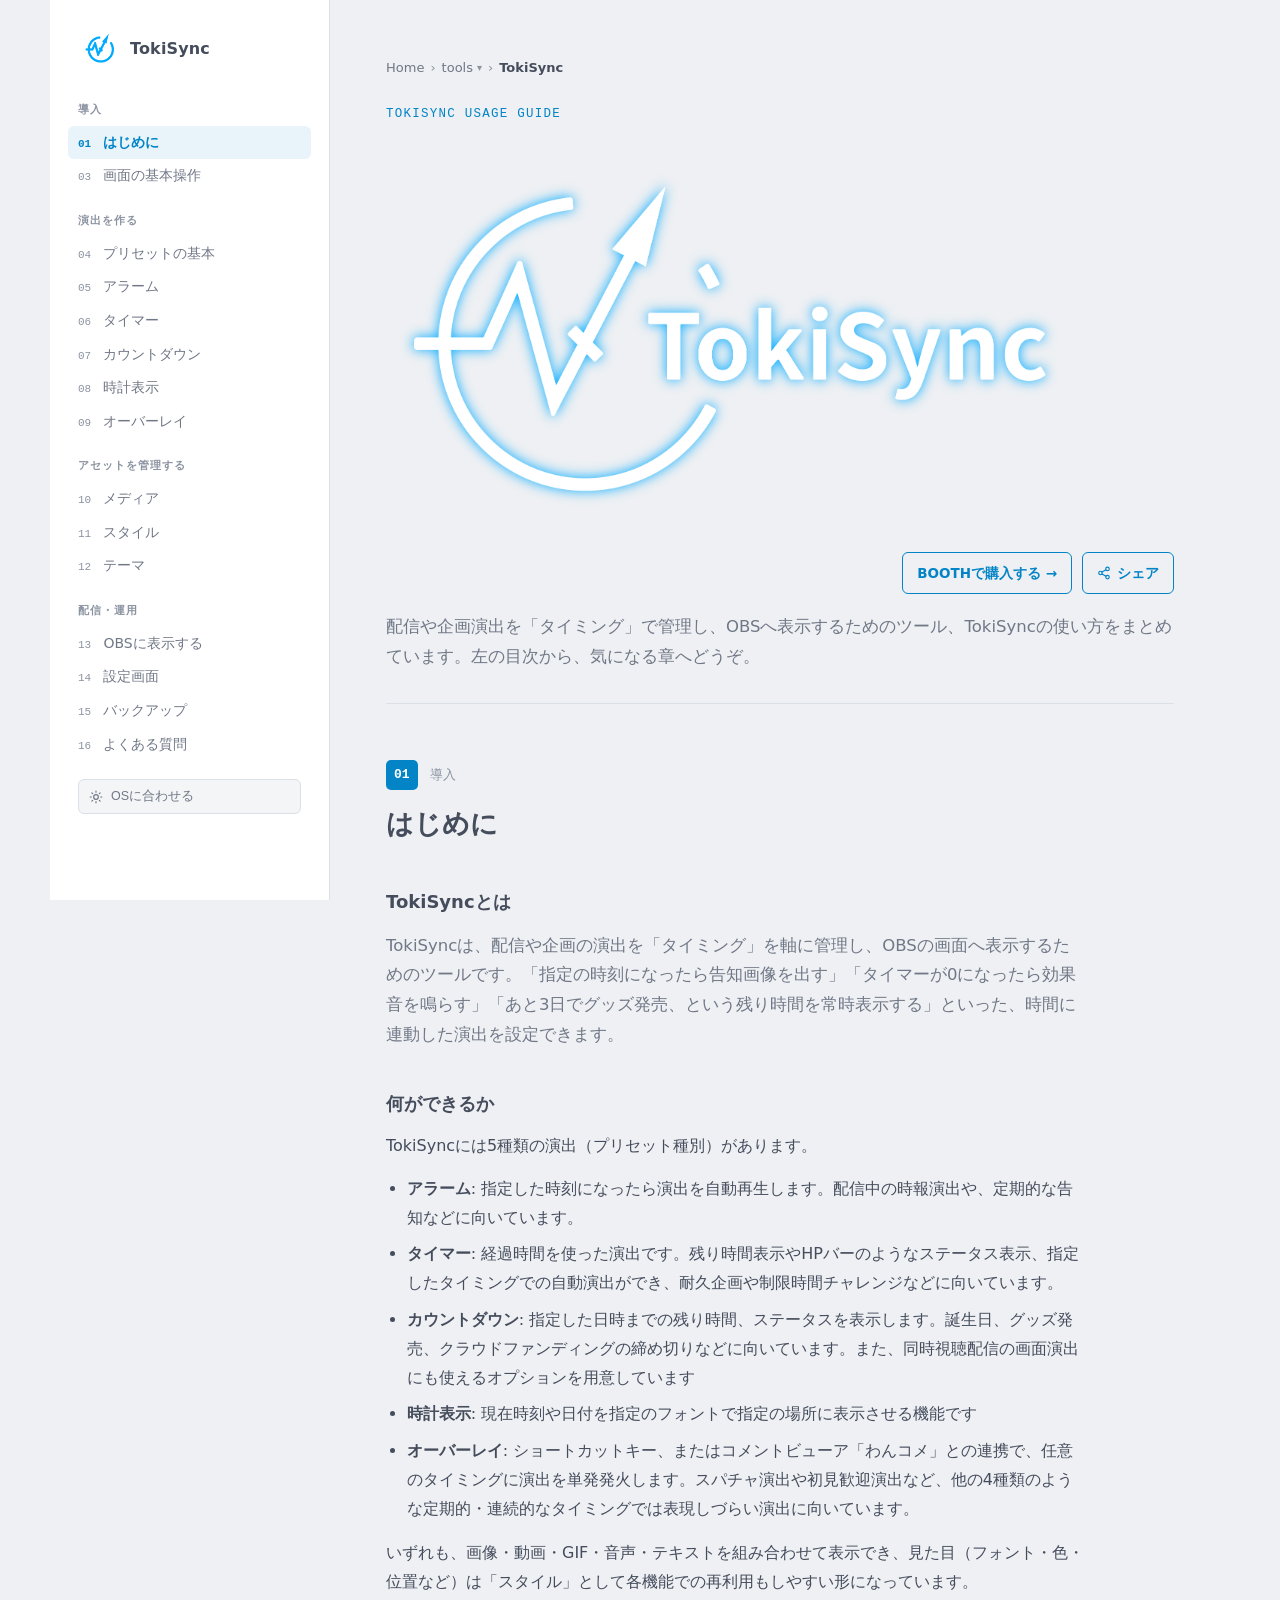
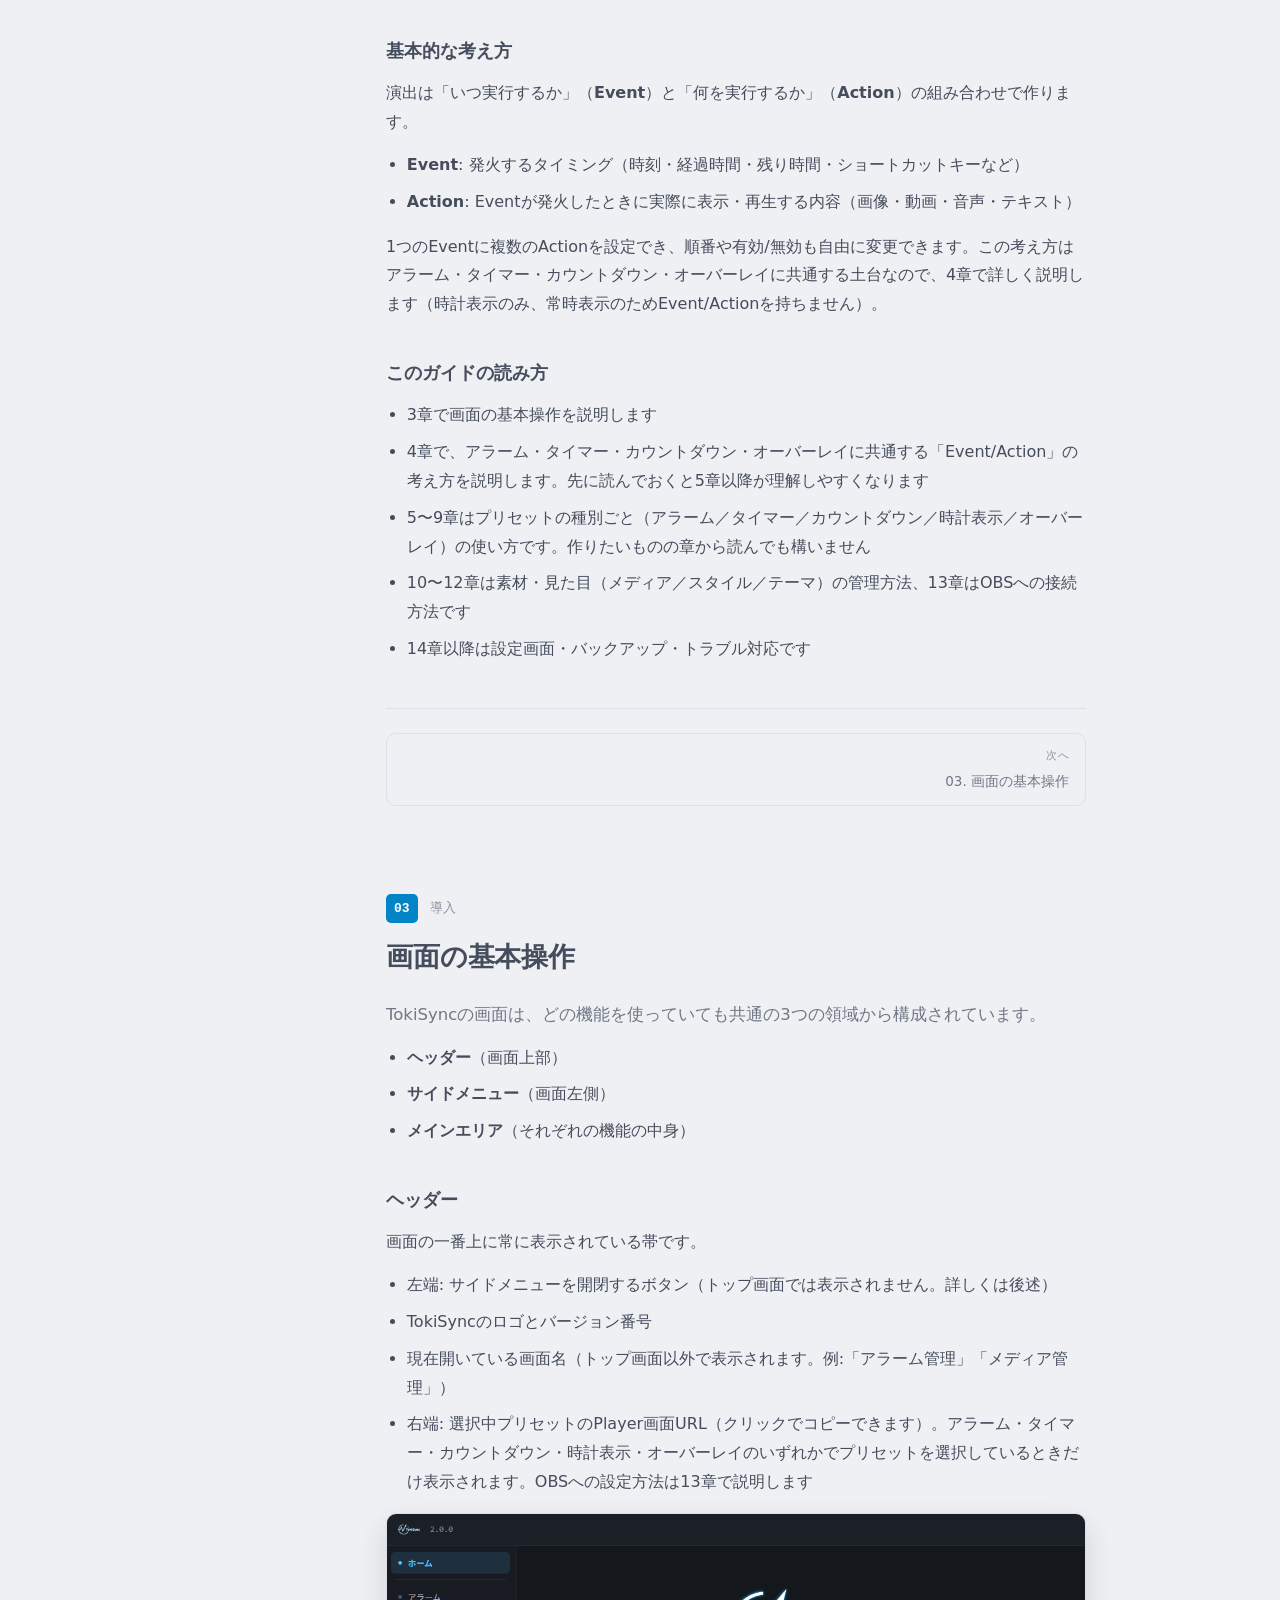
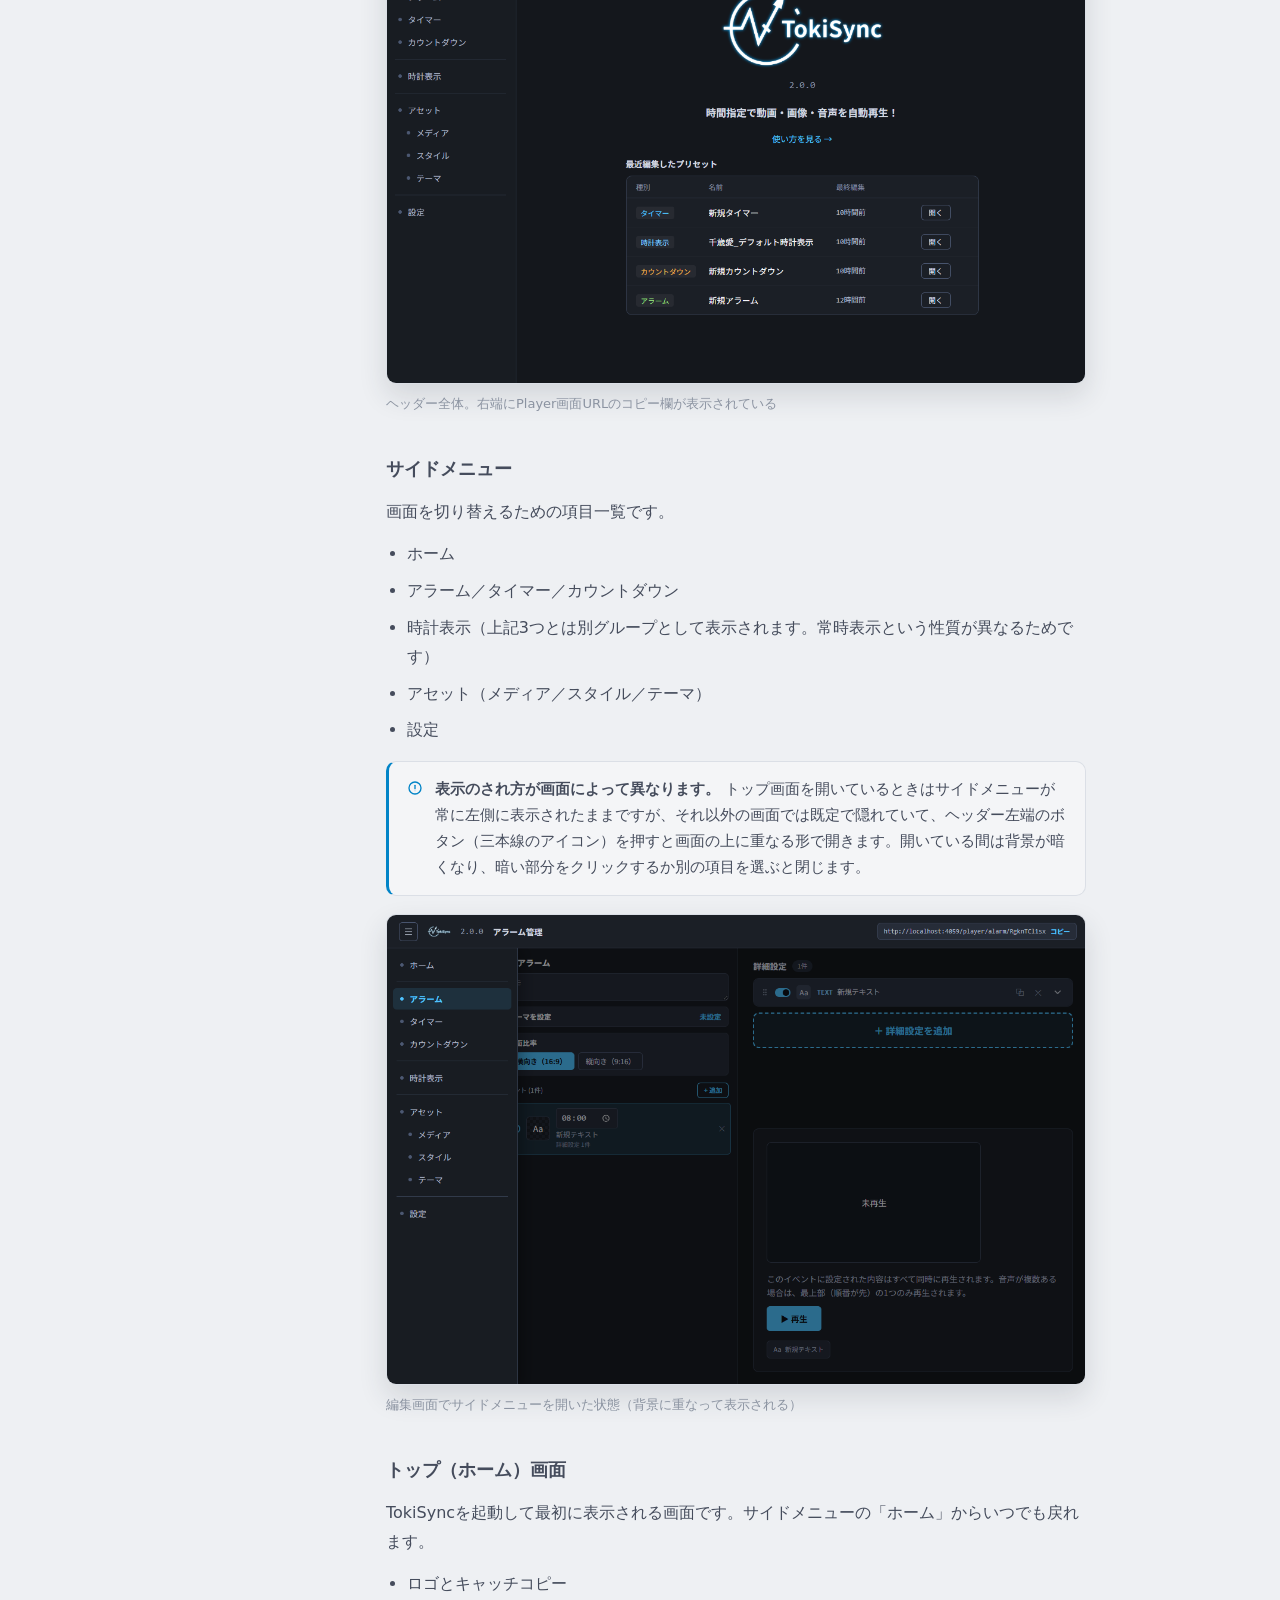
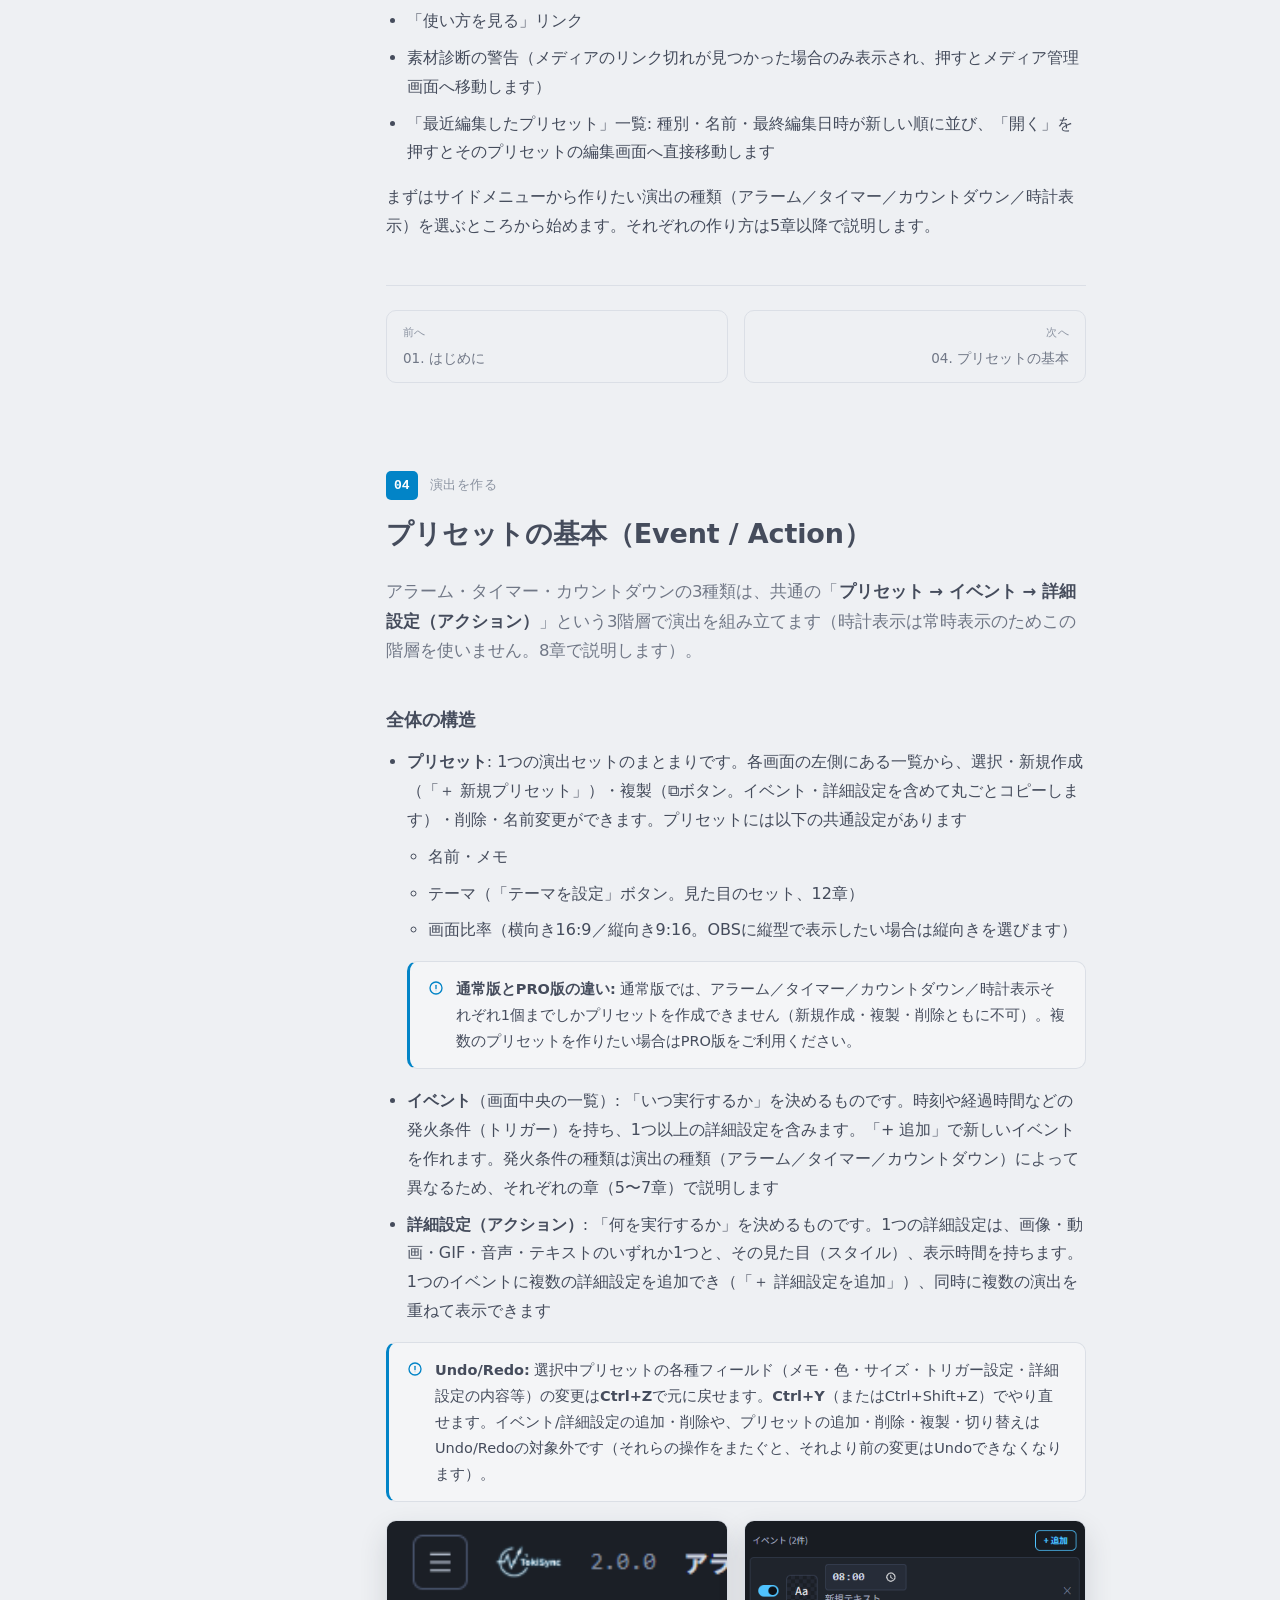
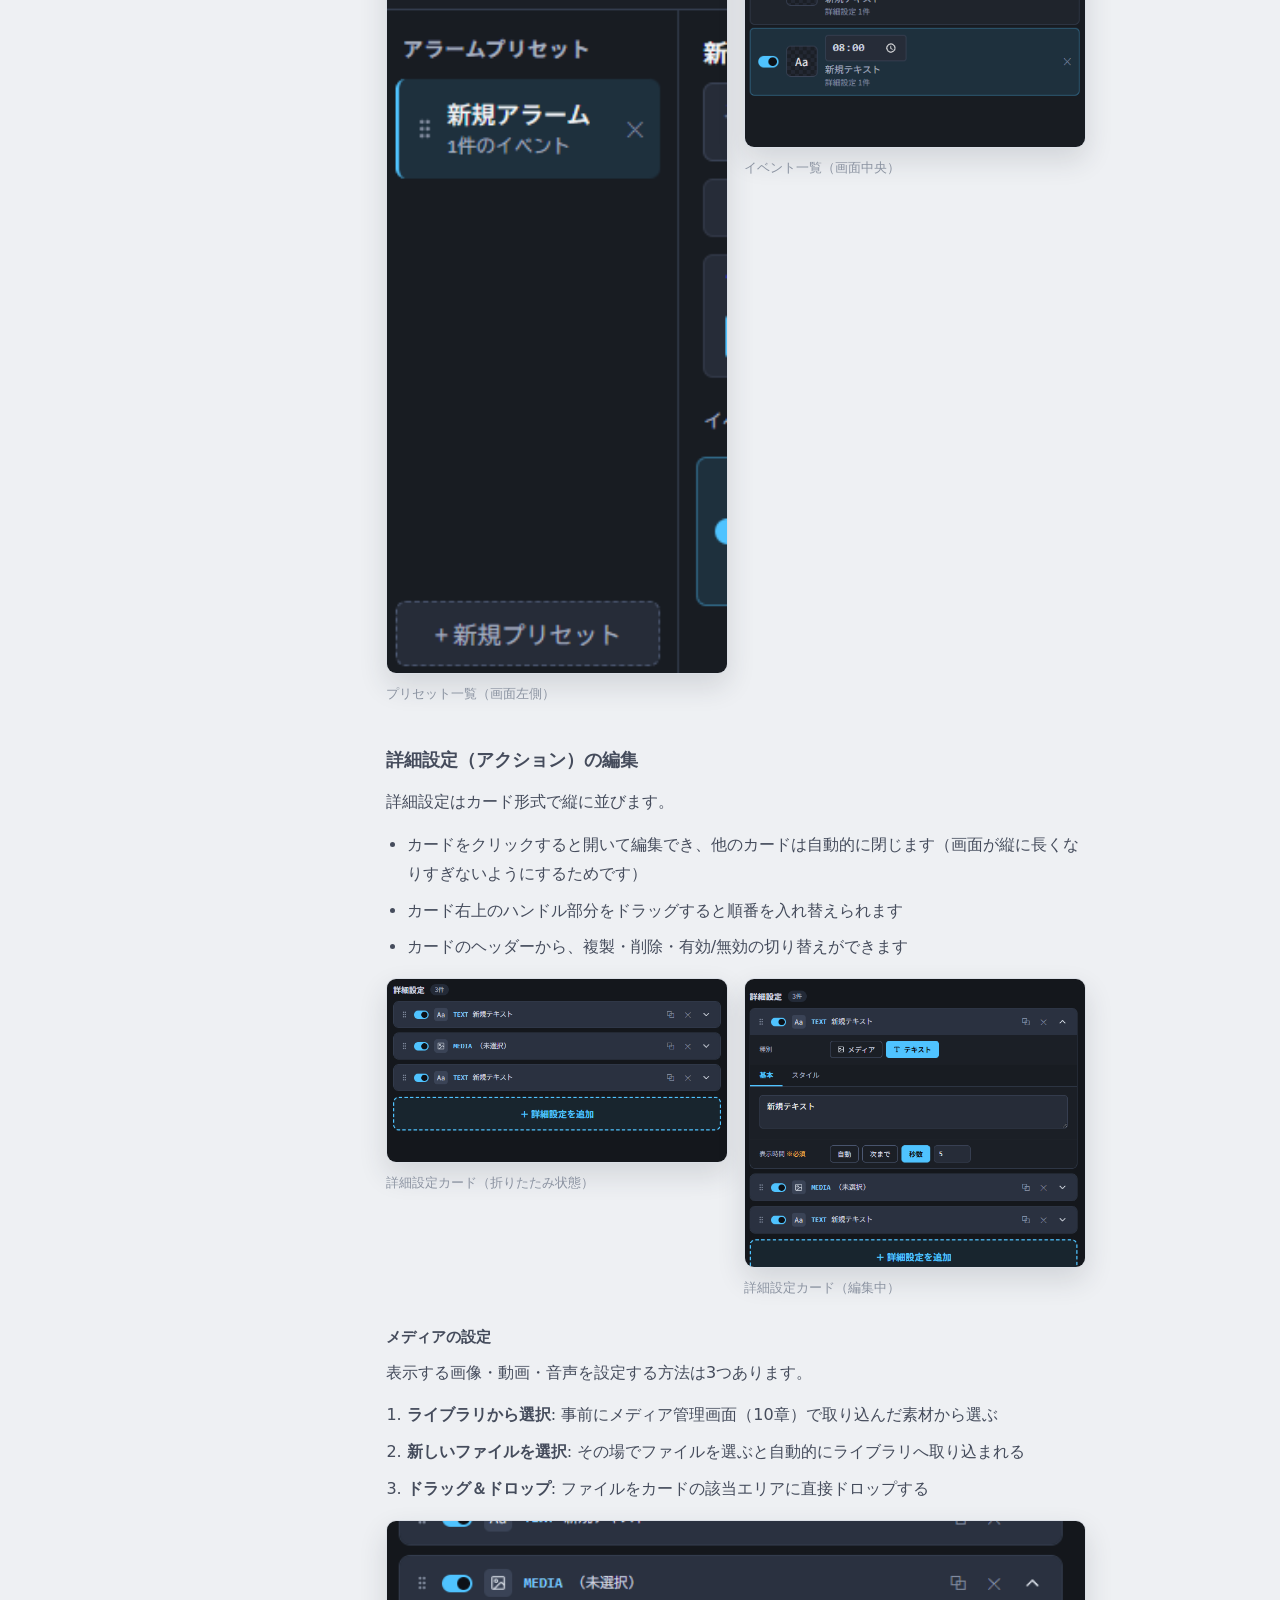
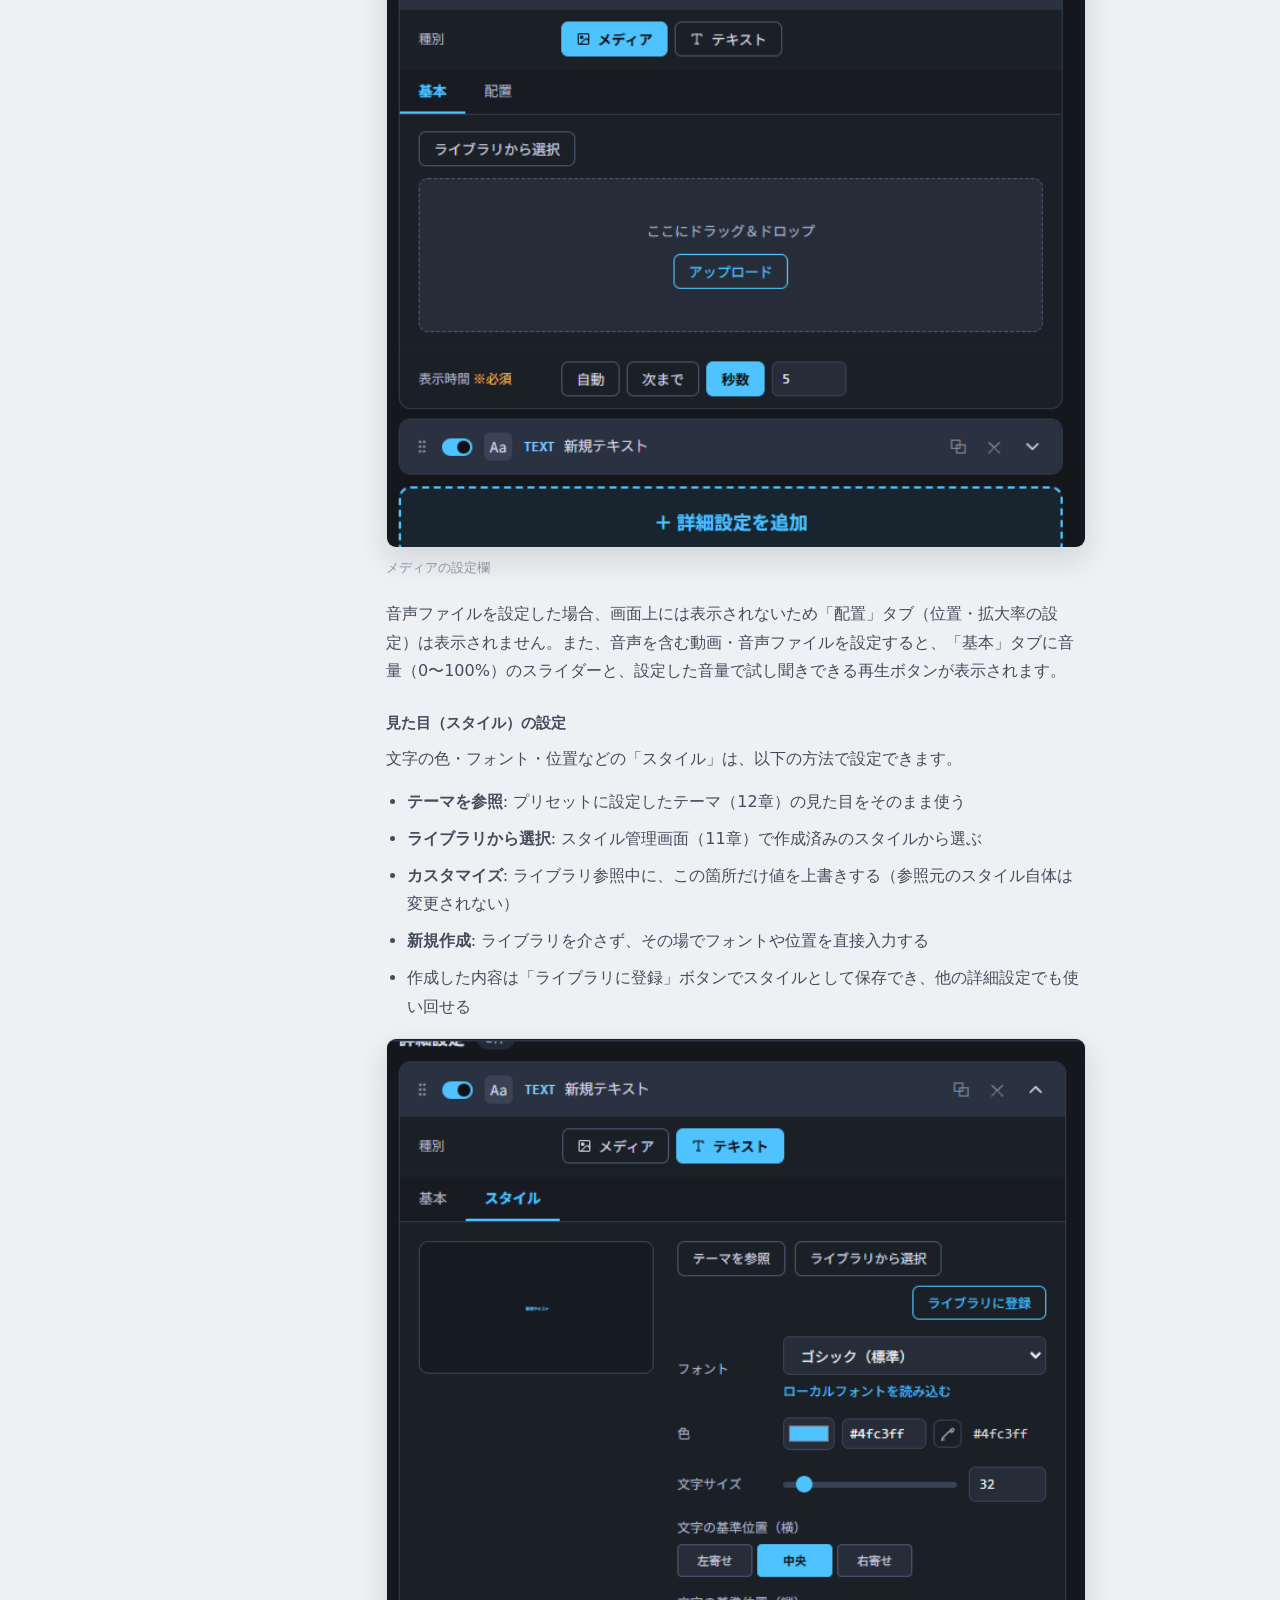
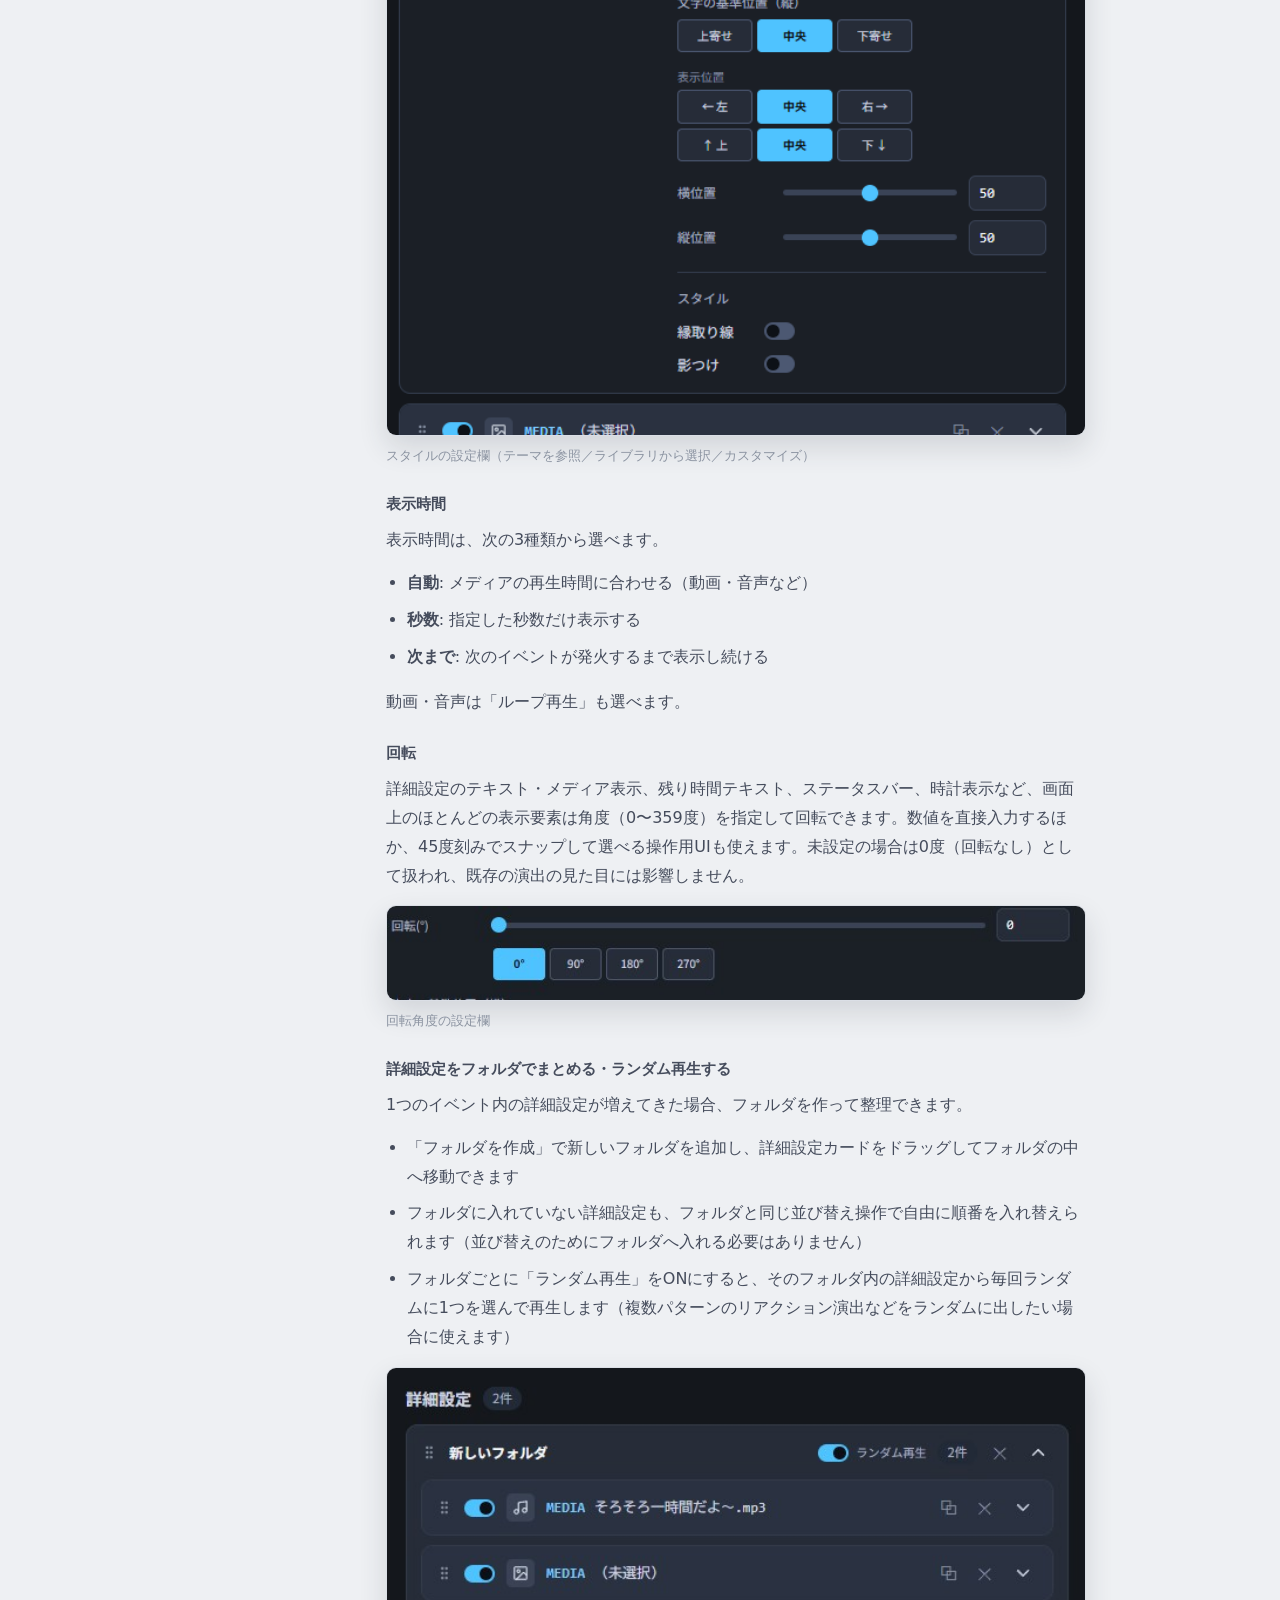
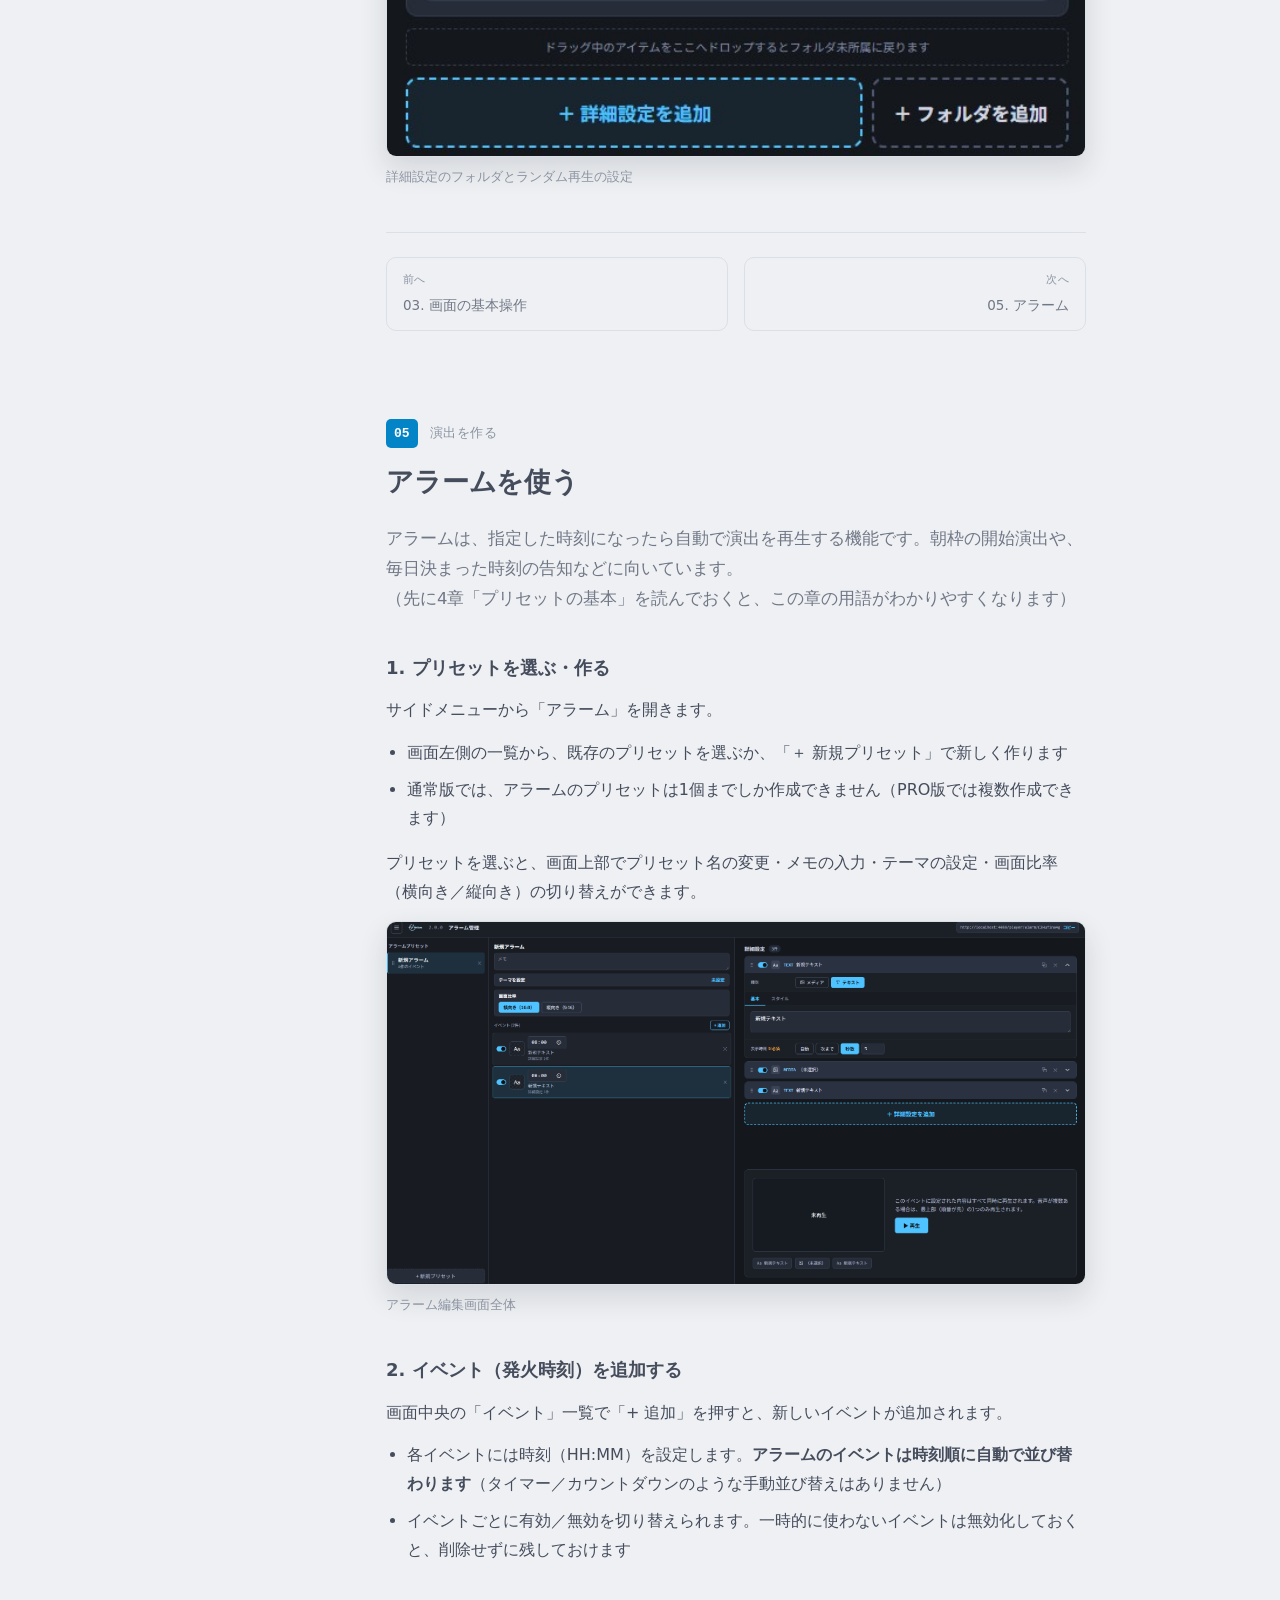
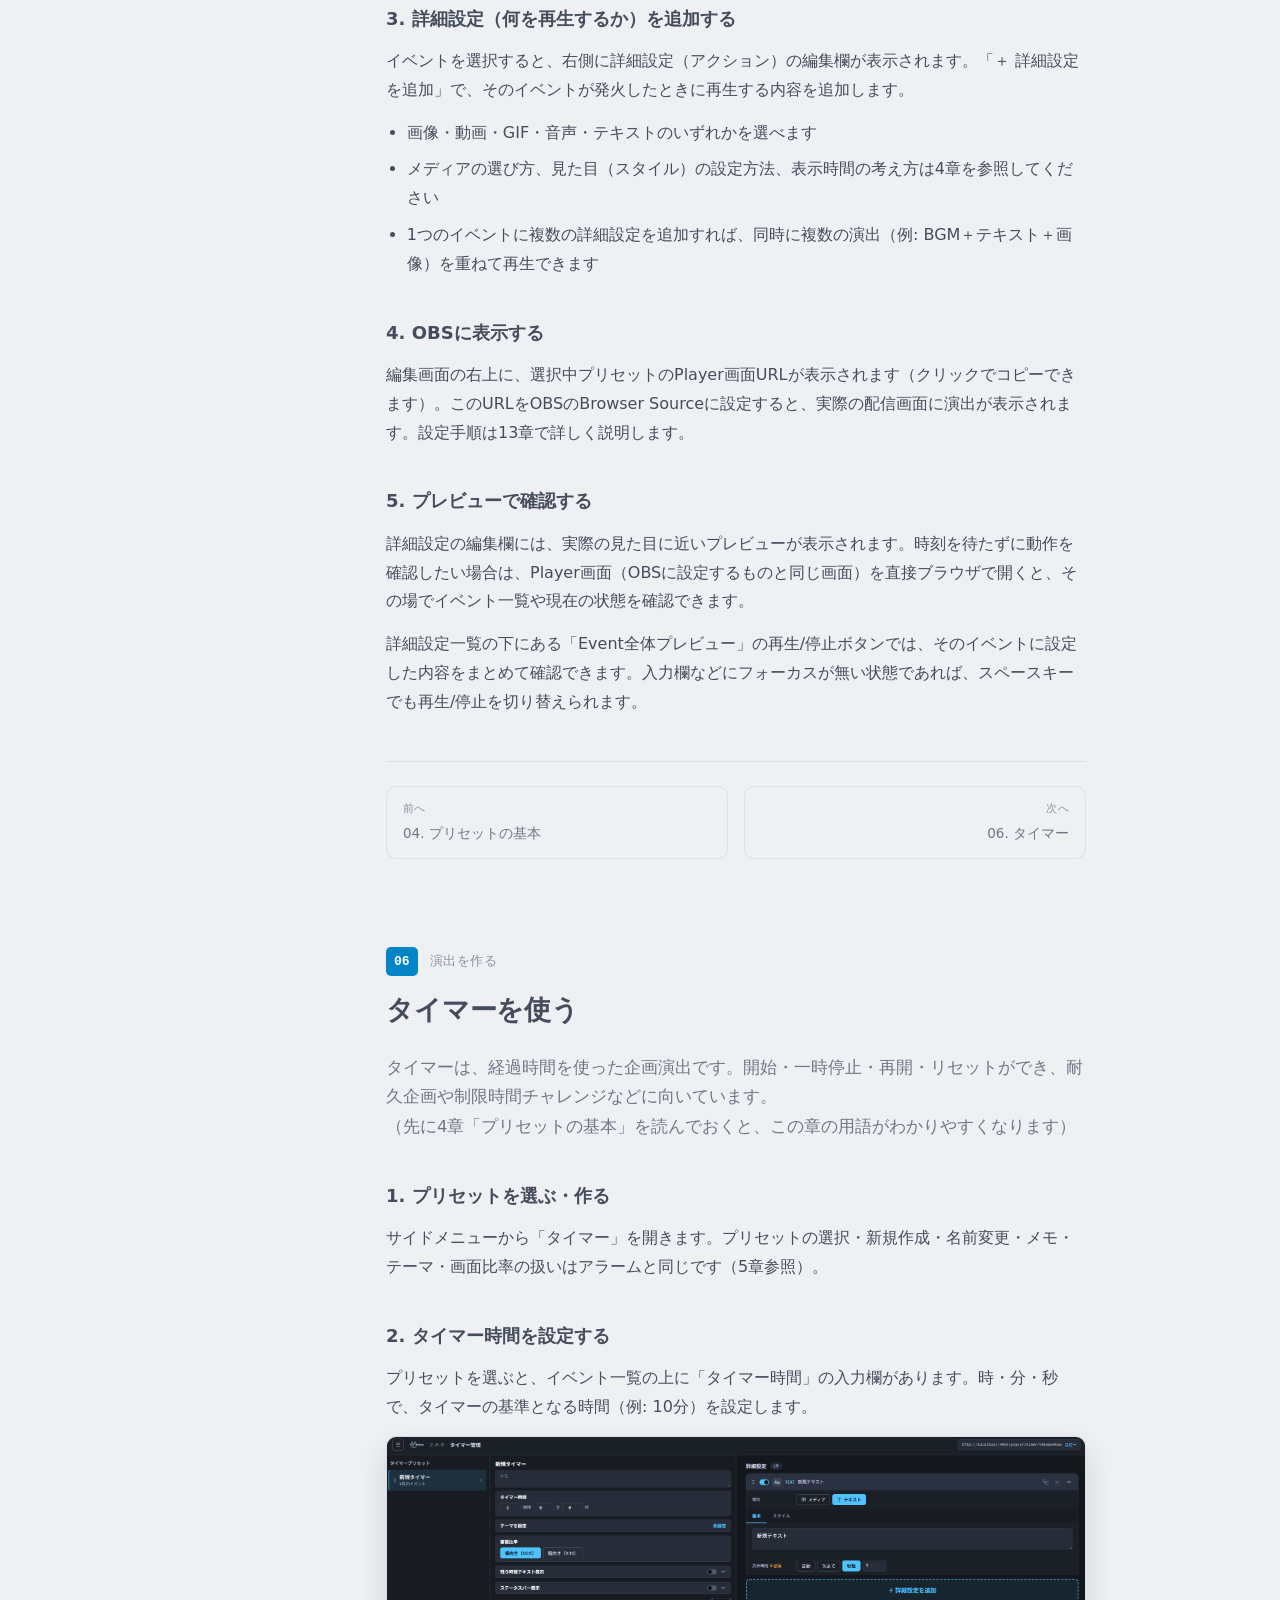
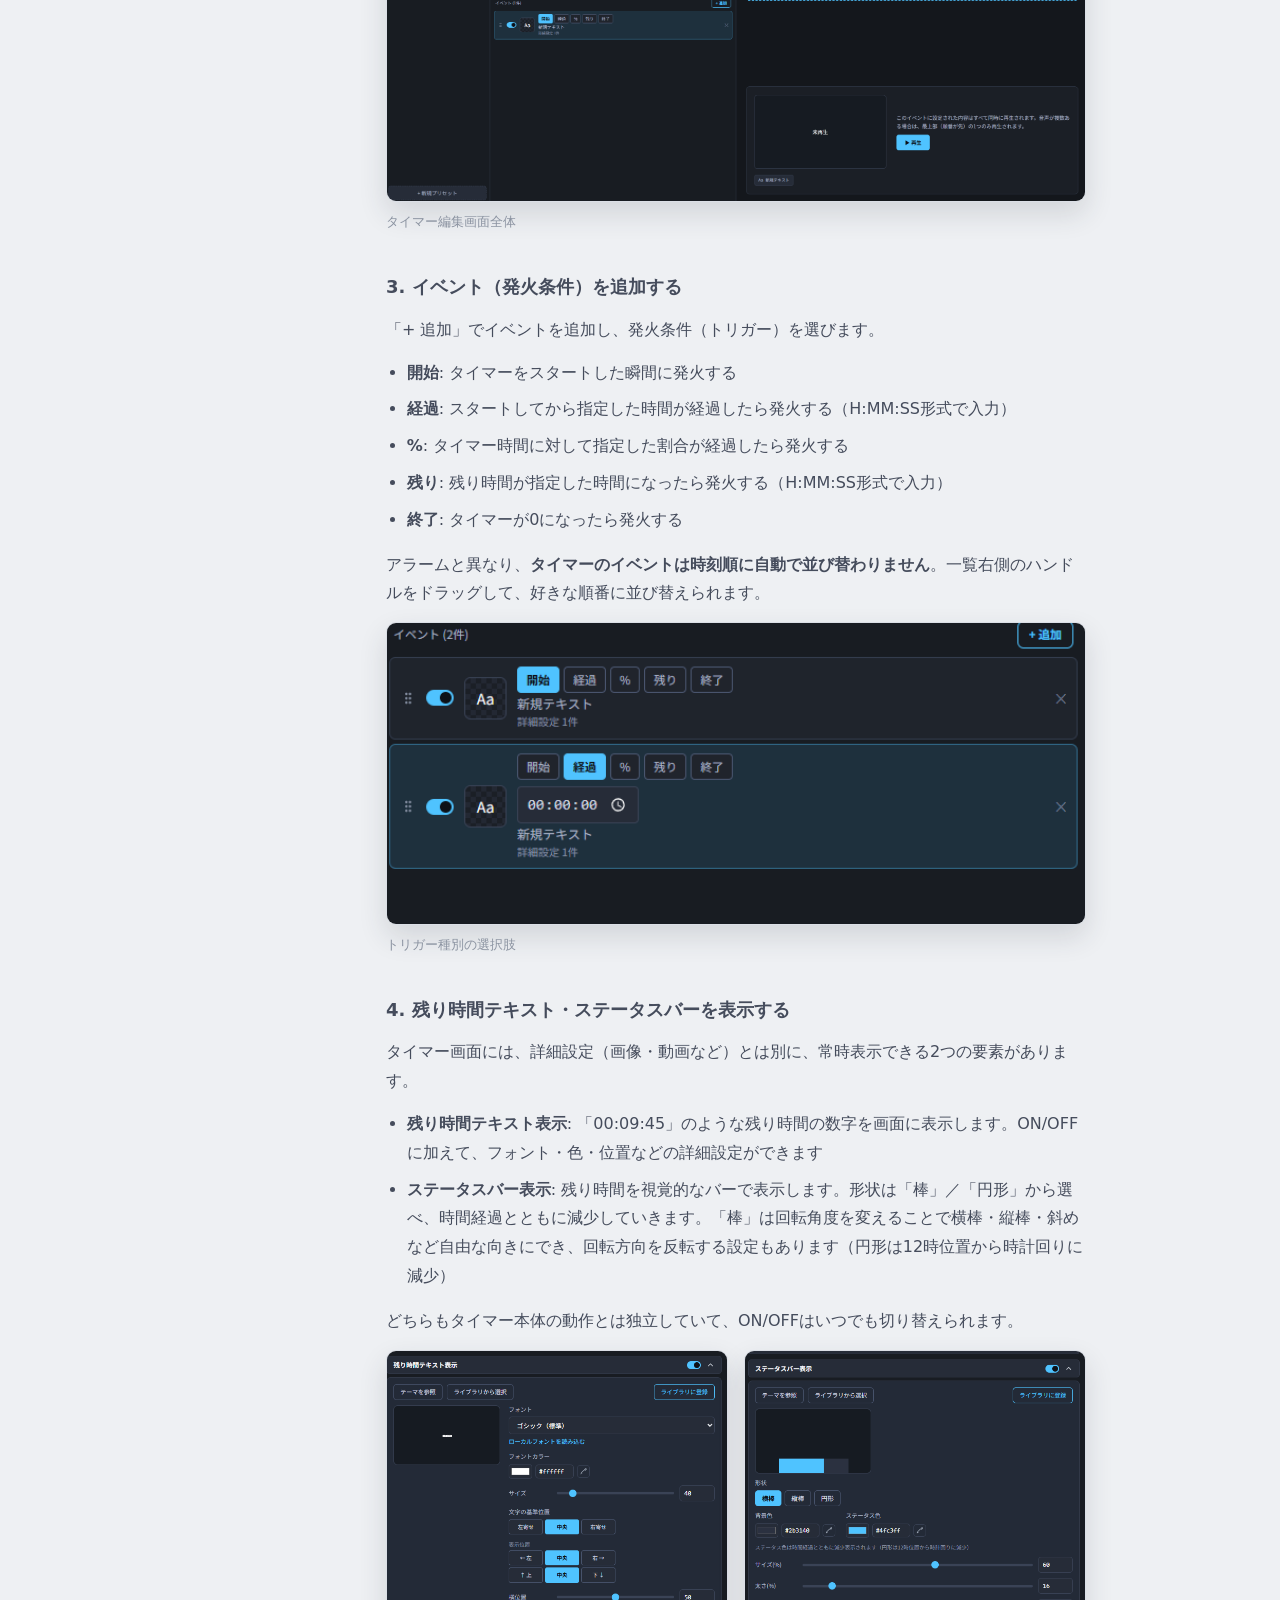
<file: TokiSync/TokiSync.html>
<!DOCTYPE html>
<html lang="ja">
<head>
<meta charset="UTF-8">
<meta name="viewport" content="width=device-width, initial-scale=1.0">
<title>TokiSync 使い方ガイド</title>
<link rel="icon" href="icons/TokiSync_ico.png" type="image/x-icon">
<!-- ============================================================
     meta情報（ここに検索・SNSシェア用の情報を書き込む）
     - content="" の中身を埋めるだけでOK
     - og:image / twitter:image には絶対URL（https://...）を指定する
     ============================================================ -->
<meta name="description" content="配信や企画演出を「タイミング」で管理し、OBSへ表示するためのツール、TokiSyncの使い方">
<meta property="og:type" content="website">
<meta property="og:title" content="TokiSync 使い方ガイド">
<meta property="og:description" content="配信や企画演出を「タイミング」で管理し、OBSへ表示するためのツール、TokiSyncの使い方">
<meta property="og:image" content="https://manachitose.github.io/TokiSync/icons/TokiSync_og_image.jpgg">
<meta property="og:url" content="https://manachitose.github.io/TokiSync/TokiSync.html">
<meta property="og:site_name" content="TokiSync 使い方ガイド">
<meta name="twitter:card" content="summary_large_image">
<meta name="twitter:title" content="TokiSync 使い方ガイド">
<meta name="twitter:description" content="配信や企画演出を「タイミング」で管理し、OBSへ表示するためのツール、TokiSyncの使い方">
<meta name="twitter:image" content="https://manachitose.github.io/TokiSync/icons/TokiSync_og_image.jpg">
<link rel="stylesheet" href="TokiSync.css">
</head>
<body>

<div id="progress"></div>

<button class="nav-toggle" id="navToggle" type="button" aria-label="目次を開く">
  <svg width="16" height="16" viewBox="0 0 24 24" fill="none" stroke="currentColor" stroke-width="2" stroke-linecap="round"><line x1="4" y1="7" x2="20" y2="7"/><line x1="4" y1="12" x2="20" y2="12"/><line x1="4" y1="17" x2="20" y2="17"/></svg>
  目次
</button>
<div class="sidebar-scrim" id="scrim"></div>

<div class="layout">
  <aside class="sidebar" id="sidebar">
    <div class="brand">
      <span class="brand-logo"><img src="icons/TokiSync_ico.png" alt="TokiSync" style="width: 32px; height: 32px;"></span>
      <span class="brand-name">TokiSync</span>
    </div>

    <nav>
      <div class="nav-group">
        <div class="nav-group-label">導入</div>
        <a class="nav-link" href="#ch01"><span class="num">01</span>はじめに</a>
        <a class="nav-link" href="#ch03"><span class="num">03</span>画面の基本操作</a>
      </div>
      <div class="nav-group">
        <div class="nav-group-label">演出を作る</div>
        <a class="nav-link" href="#ch04"><span class="num">04</span>プリセットの基本</a>
        <a class="nav-link" href="#ch05"><span class="num">05</span>アラーム</a>
        <a class="nav-link" href="#ch06"><span class="num">06</span>タイマー</a>
        <a class="nav-link" href="#ch07"><span class="num">07</span>カウントダウン</a>
        <a class="nav-link" href="#ch08"><span class="num">08</span>時計表示</a>
        <a class="nav-link" href="#ch09"><span class="num">09</span>オーバーレイ</a>
      </div>
      <div class="nav-group">
        <div class="nav-group-label">アセットを管理する</div>
        <a class="nav-link" href="#ch10"><span class="num">10</span>メディア</a>
        <a class="nav-link" href="#ch11"><span class="num">11</span>スタイル</a>
        <a class="nav-link" href="#ch12"><span class="num">12</span>テーマ</a>
      </div>
      <div class="nav-group">
        <div class="nav-group-label">配信・運用</div>
        <a class="nav-link" href="#ch13"><span class="num">13</span>OBSに表示する</a>
        <a class="nav-link" href="#ch14"><span class="num">14</span>設定画面</a>
        <a class="nav-link" href="#ch15"><span class="num">15</span>バックアップ</a>
        <a class="nav-link" href="#ch16"><span class="num">16</span>よくある質問</a>
      </div>
    </nav>
    <button class="theme-toggle" id="themeToggle" type="button">
      <svg id="themeIcon" width="14" height="14" viewBox="0 0 24 24" fill="none" stroke="currentColor" stroke-width="2" stroke-linecap="round" stroke-linejoin="round"><circle cx="12" cy="12" r="4"/><path d="M12 2v2M12 20v2M4.9 4.9l1.4 1.4M17.7 17.7l1.4 1.4M2 12h2M20 12h2M4.9 19.1l1.4-1.4M17.7 6.3l1.4-1.4"/></svg>
      <span id="themeLabel">表示テーマを切り替え</span>
    </button>
  </aside>

  <main class="content">
    <nav class="breadcrumb" aria-label="パンくずリスト">
      <a class="breadcrumb-link" href="../index.html">Home</a>
      <span class="breadcrumb-sep">›</span>
      <details class="breadcrumb-dropdown" id="toolsDropdown">
        <summary class="breadcrumb-link">tools</summary>
        <ul class="breadcrumb-menu">
          <li><a href="../TokiSync/TokiSync.html" aria-current="page">TokiSync</a></li>
          <li><a href="../Templatte/Templatte.html">Templatte</a></li>
        </ul>
      </details>
      <span class="breadcrumb-sep">›</span>
      <span class="breadcrumb-current">TokiSync</span>
    </nav>

    <header class="doc-header">
      <p class="doc-eyebrow">TokiSync Usage Guide</p>
      <h1 class="doc-title"><img src="icons/TokiSync_文字入り.png" alt="TokiSync"></h1>
      <div class="doc-header-actions">
        <a class="doc-store-link" href="https://manachitose.booth.pm/items/7671332" target="_blank" rel="noopener">BOOTHで購入する →</a>
        <div class="share-widget">
          <button class="share-btn" id="shareBtn" type="button" aria-haspopup="true" aria-expanded="false">
            <svg width="14" height="14" viewBox="0 0 24 24" fill="none" stroke="currentColor" stroke-width="2" stroke-linecap="round" stroke-linejoin="round"><circle cx="18" cy="5" r="3"/><circle cx="6" cy="12" r="3"/><circle cx="18" cy="19" r="3"/><line x1="8.59" y1="13.51" x2="15.42" y2="17.49"/><line x1="15.41" y1="6.51" x2="8.59" y2="10.49"/></svg>
            <span>シェア</span>
          </button>
          <div class="share-menu" id="shareMenu" hidden>
            <a class="share-menu-item" id="shareTwitter" href="#" target="_blank" rel="noopener">Xでポストする</a>
            <button class="share-menu-item" id="shareCopy" type="button">リンクをコピーする</button>
          </div>
        </div>
      </div>
      <p class="doc-lede">配信や企画演出を「タイミング」で管理し、OBSへ表示するためのツール、TokiSyncの使い方をまとめています。左の目次から、気になる章へどうぞ。</p>
    </header>

    <!-- 01 -->
    <section class="chapter" id="ch01">
      <div class="chapter-kicker"><span class="num">01</span><span class="label">導入</span></div>
      <h2 class="chapter-title">はじめに</h2>

      <h3>TokiSyncとは</h3>
      <p>TokiSyncは、配信や企画の演出を「タイミング」を軸に管理し、OBSの画面へ表示するためのツールです。「指定の時刻になったら告知画像を出す」「タイマーが0になったら効果音を鳴らす」「あと3日でグッズ発売、という残り時間を常時表示する」といった、時間に連動した演出を設定できます。</p>

      <h3>何ができるか</h3>
      <p>TokiSyncには5種類の演出（プリセット種別）があります。</p>
      <ul>
        <li><strong>アラーム</strong>: 指定した時刻になったら演出を自動再生します。配信中の時報演出や、定期的な告知などに向いています。</li>
        <li><strong>タイマー</strong>: 経過時間を使った演出です。残り時間表示やHPバーのようなステータス表示、指定したタイミングでの自動演出ができ、耐久企画や制限時間チャレンジなどに向いています。</li>
        <li><strong>カウントダウン</strong>: 指定した日時までの残り時間、ステータスを表示します。誕生日、グッズ発売、クラウドファンディングの締め切りなどに向いています。また、同時視聴配信の画面演出にも使えるオプションを用意しています</li>
        <li><strong>時計表示</strong>: 現在時刻や日付を指定のフォントで指定の場所に表示させる機能です</li>
        <li><strong>オーバーレイ</strong>: ショートカットキー、またはコメントビューア「わんコメ」との連携で、任意のタイミングに演出を単発発火します。スパチャ演出や初見歓迎演出など、他の4種類のような定期的・連続的なタイミングでは表現しづらい演出に向いています。</li>
      </ul>
      <p>いずれも、画像・動画・GIF・音声・テキストを組み合わせて表示でき、見た目（フォント・色・位置など）は「スタイル」として各機能での再利用もしやすい形になっています。</p>

      <h3>基本的な考え方</h3>
      <p>演出は「いつ実行するか」（<strong>Event</strong>）と「何を実行するか」（<strong>Action</strong>）の組み合わせで作ります。</p>
      <ul>
        <li><strong>Event</strong>: 発火するタイミング（時刻・経過時間・残り時間・ショートカットキーなど）</li>
        <li><strong>Action</strong>: Eventが発火したときに実際に表示・再生する内容（画像・動画・音声・テキスト）</li>
      </ul>
      <p>1つのEventに複数のActionを設定でき、順番や有効/無効も自由に変更できます。この考え方はアラーム・タイマー・カウントダウン・オーバーレイに共通する土台なので、4章で詳しく説明します（時計表示のみ、常時表示のためEvent/Actionを持ちません）。</p>

      <h3>このガイドの読み方</h3>
      <ul>
        <li>3章で画面の基本操作を説明します</li>
        <li>4章で、アラーム・タイマー・カウントダウン・オーバーレイに共通する「Event/Action」の考え方を説明します。先に読んでおくと5章以降が理解しやすくなります</li>
        <li>5〜9章はプリセットの種別ごと（アラーム／タイマー／カウントダウン／時計表示／オーバーレイ）の使い方です。作りたいものの章から読んでも構いません</li>
        <li>10〜12章は素材・見た目（メディア／スタイル／テーマ）の管理方法、13章はOBSへの接続方法です</li>
        <li>14章以降は設定画面・バックアップ・トラブル対応です</li>
      </ul>

      <div class="chapter-nav">
        <a class="next" href="#ch03"><span class="dir">次へ</span>03. 画面の基本操作</a>
      </div>
    </section>

    <!-- 03 -->
    <section class="chapter" id="ch03">
      <div class="chapter-kicker"><span class="num">03</span><span class="label">導入</span></div>
      <h2 class="chapter-title">画面の基本操作</h2>
      <p>TokiSyncの画面は、どの機能を使っていても共通の3つの領域から構成されています。</p>
      <ul>
        <li><strong>ヘッダー</strong>（画面上部）</li>
        <li><strong>サイドメニュー</strong>（画面左側）</li>
        <li><strong>メインエリア</strong>（それぞれの機能の中身）</li>
      </ul>

      <h3>ヘッダー</h3>
      <p>画面の一番上に常に表示されている帯です。</p>
      <ul>
        <li>左端: サイドメニューを開閉するボタン（トップ画面では表示されません。詳しくは後述）</li>
        <li>TokiSyncのロゴとバージョン番号</li>
        <li>現在開いている画面名（トップ画面以外で表示されます。例:「アラーム管理」「メディア管理」）</li>
        <li>右端: 選択中プリセットのPlayer画面URL（クリックでコピーできます）。アラーム・タイマー・カウントダウン・時計表示・オーバーレイのいずれかでプリセットを選択しているときだけ表示されます。OBSへの設定方法は13章で説明します</li>
      </ul>

      <figure class="screenshot">
        <img src="screenshots/ch03-header.png" alt="ヘッダー全体。ロゴ・画面名・URLコピー欄が表示されている">
        <figcaption>ヘッダー全体。右端にPlayer画面URLのコピー欄が表示されている</figcaption>
      </figure>

      <h3>サイドメニュー</h3>
      <p>画面を切り替えるための項目一覧です。</p>
      <ul>
        <li>ホーム</li>
        <li>アラーム／タイマー／カウントダウン</li>
        <li>時計表示（上記3つとは別グループとして表示されます。常時表示という性質が異なるためです）</li>
        <li>アセット（メディア／スタイル／テーマ）</li>
        <li>設定</li>
      </ul>

      <div class="callout note">
        <span class="icon">
          <svg width="16" height="16" viewBox="0 0 24 24" fill="none" stroke="currentColor" stroke-width="2" stroke-linecap="round" stroke-linejoin="round"><circle cx="12" cy="12" r="9"/><line x1="12" y1="8" x2="12" y2="13"/><circle cx="12" cy="16.3" r="0.6" fill="currentColor" stroke="none"/></svg>
        </span>
        <p><strong>表示のされ方が画面によって異なります。</strong> トップ画面を開いているときはサイドメニューが常に左側に表示されたままですが、それ以外の画面では既定で隠れていて、ヘッダー左端のボタン（三本線のアイコン）を押すと画面の上に重なる形で開きます。開いている間は背景が暗くなり、暗い部分をクリックするか別の項目を選ぶと閉じます。</p>
      </div>

      <figure class="screenshot">
        <img src="screenshots/ch03-sidenav-overlay.png" alt="アラーム等の編集画面でハンバーガーを押し、サイドメニューが重なって開いた状態">
        <figcaption>編集画面でサイドメニューを開いた状態（背景に重なって表示される）</figcaption>
      </figure>

      <h3>トップ（ホーム）画面</h3>
      <p>TokiSyncを起動して最初に表示される画面です。サイドメニューの「ホーム」からいつでも戻れます。</p>
      <ul>
        <li>ロゴとキャッチコピー</li>
        <li>「使い方を見る」リンク</li>
        <li>素材診断の警告（メディアのリンク切れが見つかった場合のみ表示され、押すとメディア管理画面へ移動します）</li>
        <li>「最近編集したプリセット」一覧: 種別・名前・最終編集日時が新しい順に並び、「開く」を押すとそのプリセットの編集画面へ直接移動します</li>
      </ul>
      <p>まずはサイドメニューから作りたい演出の種類（アラーム／タイマー／カウントダウン／時計表示）を選ぶところから始めます。それぞれの作り方は5章以降で説明します。</p>

      <div class="chapter-nav">
        <a class="prev" href="#ch01"><span class="dir">前へ</span>01. はじめに</a>
        <a class="next" href="#ch04"><span class="dir">次へ</span>04. プリセットの基本</a>
      </div>
    </section>

    <!-- 04 -->
    <section class="chapter" id="ch04">
      <div class="chapter-kicker"><span class="num">04</span><span class="label">演出を作る</span></div>
      <h2 class="chapter-title">プリセットの基本（Event / Action）</h2>
      <p>アラーム・タイマー・カウントダウンの3種類は、共通の「<strong>プリセット → イベント → 詳細設定（アクション）</strong>」という3階層で演出を組み立てます（時計表示は常時表示のためこの階層を使いません。8章で説明します）。</p>

      <h3>全体の構造</h3>
      <ul>
        <li>
          <strong>プリセット</strong>: 1つの演出セットのまとまりです。各画面の左側にある一覧から、選択・新規作成（「＋ 新規プリセット」）・複製（⧉ボタン。イベント・詳細設定を含めて丸ごとコピーします）・削除・名前変更ができます。プリセットには以下の共通設定があります
          <ul>
            <li>名前・メモ</li>
            <li>テーマ（「テーマを設定」ボタン。見た目のセット、12章）</li>
            <li>画面比率（横向き16:9／縦向き9:16。OBSに縦型で表示したい場合は縦向きを選びます）</li>
          </ul>
          <div class="callout note" style="margin-top:12px;">
            <span class="icon"><svg width="16" height="16" viewBox="0 0 24 24" fill="none" stroke="currentColor" stroke-width="2" stroke-linecap="round" stroke-linejoin="round"><circle cx="12" cy="12" r="9"/><line x1="12" y1="8" x2="12" y2="13"/><circle cx="12" cy="16.3" r="0.6" fill="currentColor" stroke="none"/></svg></span>
            <p><strong>通常版とPRO版の違い:</strong> 通常版では、アラーム／タイマー／カウントダウン／時計表示それぞれ1個までしかプリセットを作成できません（新規作成・複製・削除ともに不可）。複数のプリセットを作りたい場合はPRO版をご利用ください。</p>
          </div>
        </li>
        <li><strong>イベント</strong>（画面中央の一覧）: 「いつ実行するか」を決めるものです。時刻や経過時間などの発火条件（トリガー）を持ち、1つ以上の詳細設定を含みます。「+ 追加」で新しいイベントを作れます。発火条件の種類は演出の種類（アラーム／タイマー／カウントダウン）によって異なるため、それぞれの章（5〜7章）で説明します</li>
        <li><strong>詳細設定（アクション）</strong>: 「何を実行するか」を決めるものです。1つの詳細設定は、画像・動画・GIF・音声・テキストのいずれか1つと、その見た目（スタイル）、表示時間を持ちます。1つのイベントに複数の詳細設定を追加でき（「＋ 詳細設定を追加」）、同時に複数の演出を重ねて表示できます</li>
      </ul>

      <div class="callout note">
        <span class="icon"><svg width="16" height="16" viewBox="0 0 24 24" fill="none" stroke="currentColor" stroke-width="2" stroke-linecap="round" stroke-linejoin="round"><circle cx="12" cy="12" r="9"/><line x1="12" y1="8" x2="12" y2="13"/><circle cx="12" cy="16.3" r="0.6" fill="currentColor" stroke="none"/></svg></span>
        <p><strong>Undo/Redo:</strong> 選択中プリセットの各種フィールド（メモ・色・サイズ・トリガー設定・詳細設定の内容等）の変更は<strong>Ctrl+Z</strong>で元に戻せます。<strong>Ctrl+Y</strong>（またはCtrl+Shift+Z）でやり直せます。イベント/詳細設定の追加・削除や、プリセットの追加・削除・複製・切り替えはUndo/Redoの対象外です（それらの操作をまたぐと、それより前の変更はUndoできなくなります）。</p>
      </div>

      <div class="screenshot-row">
        <figure class="screenshot">
          <img src="screenshots/ch04-preset-list.png" alt="画面左側のプリセット一覧。＋新規プリセットボタンが見える">
          <figcaption>プリセット一覧（画面左側）</figcaption>
        </figure>
        <figure class="screenshot">
          <img src="screenshots/ch04-event-list.png" alt="イベント一覧。＋追加ボタンが見える">
          <figcaption>イベント一覧（画面中央）</figcaption>
        </figure>
      </div>

      <h3>詳細設定（アクション）の編集</h3>
      <p>詳細設定はカード形式で縦に並びます。</p>
      <ul>
        <li>カードをクリックすると開いて編集でき、他のカードは自動的に閉じます（画面が縦に長くなりすぎないようにするためです）</li>
        <li>カード右上のハンドル部分をドラッグすると順番を入れ替えられます</li>
        <li>カードのヘッダーから、複製・削除・有効/無効の切り替えができます</li>
      </ul>

      <div class="screenshot-row">
        <figure class="screenshot">
          <img src="screenshots/ch04-action-card-collapsed.png" alt="詳細設定カードが折りたたまれた一覧状態">
          <figcaption>詳細設定カード（折りたたみ状態）</figcaption>
        </figure>
        <figure class="screenshot">
          <img src="screenshots/ch04-action-card-expanded.png" alt="詳細設定カードを開いて編集中の状態">
          <figcaption>詳細設定カード（編集中）</figcaption>
        </figure>
      </div>

      <h4>メディアの設定</h4>
      <p>表示する画像・動画・音声を設定する方法は3つあります。</p>
      <ol>
        <li><strong>ライブラリから選択</strong>: 事前にメディア管理画面（10章）で取り込んだ素材から選ぶ</li>
        <li><strong>新しいファイルを選択</strong>: その場でファイルを選ぶと自動的にライブラリへ取り込まれる</li>
        <li><strong>ドラッグ＆ドロップ</strong>: ファイルをカードの該当エリアに直接ドロップする</li>
      </ol>

      <figure class="screenshot">
        <img src="screenshots/ch04-media-picker.png" alt="メディア設定欄。ライブラリから選択／ドラッグ＆ドロップ部分">
        <figcaption>メディアの設定欄</figcaption>
      </figure>

      <p>音声ファイルを設定した場合、画面上には表示されないため「配置」タブ（位置・拡大率の設定）は表示されません。また、音声を含む動画・音声ファイルを設定すると、「基本」タブに音量（0〜100%）のスライダーと、設定した音量で試し聞きできる再生ボタンが表示されます。</p>

      <h4>見た目（スタイル）の設定</h4>
      <p>文字の色・フォント・位置などの「スタイル」は、以下の方法で設定できます。</p>
      <ul>
        <li><strong>テーマを参照</strong>: プリセットに設定したテーマ（12章）の見た目をそのまま使う</li>
        <li><strong>ライブラリから選択</strong>: スタイル管理画面（11章）で作成済みのスタイルから選ぶ</li>
        <li><strong>カスタマイズ</strong>: ライブラリ参照中に、この箇所だけ値を上書きする（参照元のスタイル自体は変更されない）</li>
        <li><strong>新規作成</strong>: ライブラリを介さず、その場でフォントや位置を直接入力する</li>
        <li>作成した内容は「ライブラリに登録」ボタンでスタイルとして保存でき、他の詳細設定でも使い回せる</li>
      </ul>

      <figure class="screenshot">
        <img src="screenshots/ch04-style-buttons.png" alt="スタイル設定欄。テーマを参照／ライブラリから選択／カスタマイズのボタン列">
        <figcaption>スタイルの設定欄（テーマを参照／ライブラリから選択／カスタマイズ）</figcaption>
      </figure>

      <h4>表示時間</h4>
      <p>表示時間は、次の3種類から選べます。</p>
      <ul>
        <li><strong>自動</strong>: メディアの再生時間に合わせる（動画・音声など）</li>
        <li><strong>秒数</strong>: 指定した秒数だけ表示する</li>
        <li><strong>次まで</strong>: 次のイベントが発火するまで表示し続ける</li>
      </ul>
      <p>動画・音声は「ループ再生」も選べます。</p>

      <h4>回転</h4>
      <p>詳細設定のテキスト・メディア表示、残り時間テキスト、ステータスバー、時計表示など、画面上のほとんどの表示要素は角度（0〜359度）を指定して回転できます。数値を直接入力するほか、45度刻みでスナップして選べる操作用UIも使えます。未設定の場合は0度（回転なし）として扱われ、既存の演出の見た目には影響しません。</p>

      <figure class="screenshot">
        <img src="screenshots/ch04-rotation-input.jpg" alt="回転角度の入力欄。数値入力と45度刻みのスナップ操作UI">
        <figcaption>回転角度の設定欄</figcaption>
      </figure>

      <h4>詳細設定をフォルダでまとめる・ランダム再生する</h4>
      <p>1つのイベント内の詳細設定が増えてきた場合、フォルダを作って整理できます。</p>
      <ul>
        <li>「フォルダを作成」で新しいフォルダを追加し、詳細設定カードをドラッグしてフォルダの中へ移動できます</li>
        <li>フォルダに入れていない詳細設定も、フォルダと同じ並び替え操作で自由に順番を入れ替えられます（並び替えのためにフォルダへ入れる必要はありません）</li>
        <li>フォルダごとに「ランダム再生」をONにすると、そのフォルダ内の詳細設定から毎回ランダムに1つを選んで再生します（複数パターンのリアクション演出などをランダムに出したい場合に使えます）</li>
      </ul>

      <figure class="screenshot">
        <img src="screenshots/ch04-action-folder.jpg" alt="詳細設定のフォルダ。ランダム再生のON/OFFが見える状態">
        <figcaption>詳細設定のフォルダとランダム再生の設定</figcaption>
      </figure>

      <div class="chapter-nav">
        <a class="prev" href="#ch03"><span class="dir">前へ</span>03. 画面の基本操作</a>
        <a class="next" href="#ch05"><span class="dir">次へ</span>05. アラーム</a>
      </div>
    </section>

    <!-- 05 -->
    <section class="chapter" id="ch05">
      <div class="chapter-kicker"><span class="num">05</span><span class="label">演出を作る</span></div>
      <h2 class="chapter-title">アラームを使う</h2>
      <p>アラームは、指定した時刻になったら自動で演出を再生する機能です。朝枠の開始演出や、毎日決まった時刻の告知などに向いています。<br>（先に4章「プリセットの基本」を読んでおくと、この章の用語がわかりやすくなります）</p>

      <h3>1. プリセットを選ぶ・作る</h3>
      <p>サイドメニューから「アラーム」を開きます。</p>
      <ul>
        <li>画面左側の一覧から、既存のプリセットを選ぶか、「＋ 新規プリセット」で新しく作ります</li>
        <li>通常版では、アラームのプリセットは1個までしか作成できません（PRO版では複数作成できます）</li>
      </ul>
      <p>プリセットを選ぶと、画面上部でプリセット名の変更・メモの入力・テーマの設定・画面比率（横向き／縦向き）の切り替えができます。</p>

      <figure class="screenshot">
        <img src="screenshots/ch05-alarm-screen.png" alt="アラーム編集画面全体">
        <figcaption>アラーム編集画面全体</figcaption>
      </figure>

      <h3>2. イベント（発火時刻）を追加する</h3>
      <p>画面中央の「イベント」一覧で「+ 追加」を押すと、新しいイベントが追加されます。</p>
      <ul>
        <li>各イベントには時刻（HH:MM）を設定します。<strong>アラームのイベントは時刻順に自動で並び替わります</strong>（タイマー／カウントダウンのような手動並び替えはありません）</li>
        <li>イベントごとに有効／無効を切り替えられます。一時的に使わないイベントは無効化しておくと、削除せずに残しておけます</li>
      </ul>

      <h3>3. 詳細設定（何を再生するか）を追加する</h3>
      <p>イベントを選択すると、右側に詳細設定（アクション）の編集欄が表示されます。「＋ 詳細設定を追加」で、そのイベントが発火したときに再生する内容を追加します。</p>
      <ul>
        <li>画像・動画・GIF・音声・テキストのいずれかを選べます</li>
        <li>メディアの選び方、見た目（スタイル）の設定方法、表示時間の考え方は4章を参照してください</li>
        <li>1つのイベントに複数の詳細設定を追加すれば、同時に複数の演出（例: BGM＋テキスト＋画像）を重ねて再生できます</li>
      </ul>

      <h3>4. OBSに表示する</h3>
      <p>編集画面の右上に、選択中プリセットのPlayer画面URLが表示されます（クリックでコピーできます）。このURLをOBSのBrowser Sourceに設定すると、実際の配信画面に演出が表示されます。設定手順は13章で詳しく説明します。</p>

      <h3>5. プレビューで確認する</h3>
      <p>詳細設定の編集欄には、実際の見た目に近いプレビューが表示されます。時刻を待たずに動作を確認したい場合は、Player画面（OBSに設定するものと同じ画面）を直接ブラウザで開くと、その場でイベント一覧や現在の状態を確認できます。</p>
      <p>詳細設定一覧の下にある「Event全体プレビュー」の再生/停止ボタンでは、そのイベントに設定した内容をまとめて確認できます。入力欄などにフォーカスが無い状態であれば、スペースキーでも再生/停止を切り替えられます。</p>

      <div class="chapter-nav">
        <a class="prev" href="#ch04"><span class="dir">前へ</span>04. プリセットの基本</a>
        <a class="next" href="#ch06"><span class="dir">次へ</span>06. タイマー</a>
      </div>
    </section>

    <!-- 06 -->
    <section class="chapter" id="ch06">
      <div class="chapter-kicker"><span class="num">06</span><span class="label">演出を作る</span></div>
      <h2 class="chapter-title">タイマーを使う</h2>
      <p>タイマーは、経過時間を使った企画演出です。開始・一時停止・再開・リセットができ、耐久企画や制限時間チャレンジなどに向いています。<br>（先に4章「プリセットの基本」を読んでおくと、この章の用語がわかりやすくなります）</p>

      <h3>1. プリセットを選ぶ・作る</h3>
      <p>サイドメニューから「タイマー」を開きます。プリセットの選択・新規作成・名前変更・メモ・テーマ・画面比率の扱いはアラームと同じです（5章参照）。</p>

      <h3>2. タイマー時間を設定する</h3>
      <p>プリセットを選ぶと、イベント一覧の上に「タイマー時間」の入力欄があります。時・分・秒で、タイマーの基準となる時間（例: 10分）を設定します。</p>

      <figure class="screenshot">
        <img src="screenshots/ch06-timer-screen.png" alt="タイマー編集画面全体。タイマー時間・イベント一覧が見える">
        <figcaption>タイマー編集画面全体</figcaption>
      </figure>

      <h3>3. イベント（発火条件）を追加する</h3>
      <p>「+ 追加」でイベントを追加し、発火条件（トリガー）を選びます。</p>
      <ul>
        <li><strong>開始</strong>: タイマーをスタートした瞬間に発火する</li>
        <li><strong>経過</strong>: スタートしてから指定した時間が経過したら発火する（H:MM:SS形式で入力）</li>
        <li><strong>%</strong>: タイマー時間に対して指定した割合が経過したら発火する</li>
        <li><strong>残り</strong>: 残り時間が指定した時間になったら発火する（H:MM:SS形式で入力）</li>
        <li><strong>終了</strong>: タイマーが0になったら発火する</li>
      </ul>
      <p>アラームと異なり、<strong>タイマーのイベントは時刻順に自動で並び替わりません</strong>。一覧右側のハンドルをドラッグして、好きな順番に並び替えられます。</p>

      <figure class="screenshot">
        <img src="screenshots/ch06-timer-trigger-options.png" alt="トリガー種別の選択肢（開始/経過/%/残り/終了）">
        <figcaption>トリガー種別の選択肢</figcaption>
      </figure>

      <h3>4. 残り時間テキスト・ステータスバーを表示する</h3>
      <p>タイマー画面には、詳細設定（画像・動画など）とは別に、常時表示できる2つの要素があります。</p>
      <ul>
        <li><strong>残り時間テキスト表示</strong>: 「00:09:45」のような残り時間の数字を画面に表示します。ON/OFFに加えて、フォント・色・位置などの詳細設定ができます</li>
        <li><strong>ステータスバー表示</strong>: 残り時間を視覚的なバーで表示します。形状は「棒」／「円形」から選べ、時間経過とともに減少していきます。「棒」は回転角度を変えることで横棒・縦棒・斜めなど自由な向きにでき、回転方向を反転する設定もあります（円形は12時位置から時計回りに減少）</li>
      </ul>
      <p>どちらもタイマー本体の動作とは独立していて、ON/OFFはいつでも切り替えられます。</p>

      <div class="screenshot-row">
        <figure class="screenshot">
          <img src="screenshots/ch06-timer-statusbar-settings.png" alt="残り時間テキスト表示のON/OFF・詳細設定欄">
          <figcaption>残り時間テキスト表示の設定欄</figcaption>
        </figure>
        <figure class="screenshot">
          <img src="screenshots/ch06-timer-statusbar-settings2.png" alt="ステータスバー表示のON/OFF・詳細設定欄">
          <figcaption>ステータスバー表示の設定欄</figcaption>
        </figure>
      </div>

      <h3>5. 詳細設定（何を再生するか）を追加する</h3>
      <p>イベントを選択し、「＋ 詳細設定を追加」で発火時に再生する内容を追加します。設定方法は4章を参照してください。</p>

      <h3>6. OBS配信中の操作</h3>
      <p>Player画面（OBSに設定する画面。13章参照）には、以下の操作ボタンが表示されます。</p>
      <ul>
        <li><strong>スタート</strong>: タイマーを開始します。スタートを押すまで、どのイベントも発火しません</li>
        <li><strong>一時停止／再開</strong>: カウントを止めたり再開したりできます</li>
        <li><strong>リセット</strong>: 経過時間を0に戻します</li>
        <li><strong>+3分／+5分／+10分</strong>: 残り時間をワンタッチで延長できます</li>
        <li>残り時間はPlayer画面上で直接編集することもできます（一時停止中のみ）</li>
        <li>「終了後にフェードアウトする」設定をONにすると、タイマー終了から5秒後に表示がゆっくり消えていきます（配信画面に0:00の表示が残り続けないようにするための機能です）</li>
      </ul>

      <div class="screenshot-row">
        <figure class="screenshot">
          <img src="screenshots/ch06-timer-player.png" alt="Player画面（横向き）のスタート/一時停止/リセット等の操作パネル">
          <figcaption>Player画面・横向き（16:9）</figcaption>
        </figure>
        <figure class="screenshot">
          <img src="screenshots/ch06-timer-player2.png" alt="Player画面（縦向き）のスタート/一時停止/リセット等の操作パネル">
          <figcaption>Player画面・縦向き（9:16）</figcaption>
        </figure>
      </div>

      <div class="chapter-nav">
        <a class="prev" href="#ch05"><span class="dir">前へ</span>05. アラーム</a>
        <a class="next" href="#ch07"><span class="dir">次へ</span>07. カウントダウン</a>
      </div>
    </section>

    <!-- 07 -->
    <section class="chapter" id="ch07">
      <div class="chapter-kicker"><span class="num">07</span><span class="label">演出を作る</span></div>
      <h2 class="chapter-title">カウントダウンを使う</h2>
      <p>カウントダウンは、指定した日時までの残り時間を表示する機能です。誕生日、グッズ発売、クラウドファンディングの締め切りなどに向いています。<br>（先に4章「プリセットの基本」を読んでおくと、この章の用語がわかりやすくなります）</p>

      <h3>1. プリセットを選ぶ・作る</h3>
      <p>サイドメニューから「カウントダウン」を開きます。プリセットの選択・新規作成・名前変更・メモ・テーマ・画面比率の扱いはアラームと同じです（5章参照）。</p>

      <h3>2. 目標日時を設定する</h3>
      <p>プリセットを選ぶと、イベント一覧の上に「目標日時」の入力欄があります。カウントダウンの対象となる日時（例: 2026年8月1日 20:00）を設定します。<strong>目標日時は一時停止せず、常に現在時刻からのカウントダウンとして動作し続けます。</strong></p>

      <figure class="screenshot">
        <img src="screenshots/ch07-countdown-screen.png" alt="カウントダウン編集画面全体。目標日時が見える">
        <figcaption>カウントダウン編集画面全体</figcaption>
      </figure>

      <h3>3. イベント（発火条件）を追加する</h3>
      <p>「+ 追加」でイベントを追加し、発火条件（トリガー）を選びます。</p>
      <ul>
        <li><strong>開始</strong>: Player画面を開いた瞬間（自動的に開始時刻として記録される）に発火する</li>
        <li><strong>経過</strong>: 開始時刻から指定した時間が経過したら発火する（H:MM:SS形式で入力）</li>
        <li><strong>%</strong>: 開始からの経過を割合で見て、指定した割合に達したら発火する</li>
        <li><strong>残り</strong>: 目標日時までの残りが指定した時間になったら発火する（H:MM:SS形式で入力）</li>
        <li><strong>終了</strong>: 目標日時に到達したら発火する</li>
        <li><strong>終了後</strong>: 目標日時到達後、指定した時間が経過したら発火する（後述の「終了後カウントアップ」がONのときに使う）</li>
      </ul>
      <p>タイマーと同様、イベントはドラッグで自由に並び替えられます（時刻順の自動並び替えはありません）。</p>

      <figure class="screenshot">
        <img src="screenshots/ch07-countdown-trigger-options.png" alt="トリガー種別の選択肢（終了後を含む）">
        <figcaption>トリガー種別の選択肢（終了後を含む）</figcaption>
      </figure>

      <h4>開始時刻と目標日時の関係</h4>
      <p>目標日時までのカウントダウン自体は常に進み続けますが、<strong>「開始」「経過」「%」トリガーは、Player画面を開いた時点の時刻を基準に発火します。</strong> Player画面を表示した瞬間が自動的に開始時刻として記録されます（スタートボタンなどの操作は不要です）。</p>
      <ul>
        <li>「開始時刻をリセット」を押すと、開始時刻を現在時刻に取り直せます</li>
        <li>開始時刻はPlayer画面から直接、日時を指定して編集することもできます</li>
      </ul>

      <h3>4. 終了後カウントアップ</h3>
      <p>目標日時に到達した後、残り時間の表示を「経過時間」の表示に切り替えて数え続ける機能です。「終了後カウントアップ」をONにすると使えます。</p>
      <ul>
        <li><strong>終了条件を設ける</strong>をONにすると、カウントアップを一定時間で止められます（「継続時間」で指定）。OFFの場合は無期限にカウントアップし続けます</li>
        <li>ステータスバーを表示している場合、カウントアップ中はカウントダウンと逆方向（空 → 満タン）に表示が進みます</li>
      </ul>

      <figure class="screenshot">
        <img src="screenshots/ch07-countup-settings.png" alt="終了後カウントアップの設定欄">
        <figcaption>終了後カウントアップの設定欄</figcaption>
      </figure>

      <h3>5. 残り時間テキスト・ステータスバー、詳細設定の追加</h3>
      <p>タイマー（6章）と同じ仕組みです。残り時間テキスト表示・ステータスバー表示のON/OFFと詳細設定、詳細設定（画像・動画などの中身）の追加方法はそちらを参照してください。</p>

      <h3>6. OBS配信中の操作</h3>
      <p>Player画面（OBSに設定する画面。13章参照）には、以下の操作が表示されます。</p>
      <ul>
        <li><strong>開始時刻をリセット</strong> ／ 開始時刻の直接編集: 「開始」「経過」「%」トリガーの基準時刻を再設定できます（Player画面を開いた時点で自動的に開始時刻として記録されているため、通常は操作不要です）</li>
        <li><strong>目標日時</strong>の直接編集</li>
        <li><strong>+3分／+5分／+10分</strong>: 目標日時をワンタッチで延長できます</li>
        <li><strong>終了後カウントアップ</strong>関連の設定（ON/OFF・終了条件・継続時間）をPlayer画面からも変更できます</li>
        <li>「終了後にフェードアウトする」設定をONにすると、終了から5秒後に表示がゆっくり消えていきます（カウントアップが無期限の場合はフェードアウトしません）</li>
      </ul>

      <div class="screenshot-row">
        <figure class="screenshot">
          <img src="screenshots/ch07-countdown-player.png" alt="Player画面（横向き）のスタート/開始時刻/目標日時の操作パネル">
          <figcaption>Player画面・横向き（16:9）</figcaption>
        </figure>
        <figure class="screenshot">
          <img src="screenshots/ch07-countdown-player2.png" alt="Player画面（縦向き）のスタート/開始時刻/目標日時の操作パネル">
          <figcaption>Player画面・縦向き（9:16）</figcaption>
        </figure>
      </div>

      <div class="chapter-nav">
        <a class="prev" href="#ch06"><span class="dir">前へ</span>06. タイマー</a>
        <a class="next" href="#ch08"><span class="dir">次へ</span>08. 時計表示</a>
      </div>
    </section>

    <!-- 08 -->
    <section class="chapter" id="ch08">
      <div class="chapter-kicker"><span class="num">08</span><span class="label">演出を作る</span></div>
      <h2 class="chapter-title">時計表示を使う</h2>
      <p>時計表示は、現在時刻（と任意で日付）をOBS上に常設表示する機能です。同時視聴の開始時刻確認や、配信画面の常設時計として使えます。</p>
      <p><strong>アラーム・タイマー・カウントダウンと異なり、イベントや詳細設定という概念を持ちません</strong>（発火タイミングが無く、常に表示され続けるためです）。プリセットを作ったら、そのまま表示内容を設定するだけです。</p>

      <h3>1. プリセットを選ぶ・作る</h3>
      <p>サイドメニューから「時計表示」を開きます。プリセットの選択・新規作成・名前変更・メモ・テーマ・画面比率の扱いは他の画面と同じです（5章参照）。</p>

      <figure class="screenshot">
        <img src="screenshots/ch08-clock-screen.png" alt="時計表示編集画面全体">
        <figcaption>時計表示編集画面全体</figcaption>
      </figure>

      <h3>2. 表示項目を設定する</h3>
      <ul>
        <li><strong>日付を表示</strong>: ON/OFFで日付の表示・非表示を切り替えます</li>
        <li><strong>秒を表示</strong>: ON/OFFで秒の表示・非表示を切り替えます（表示時は「秒のサイズ(%)」で時刻に対する大きさを調整できます）</li>
        <li><strong>時刻表記</strong>: 24時間表記／12時間表記(AM/PM)を選べます</li>
        <li><strong>日付フォーマット</strong>: 「2026/07/09」「07/09」「2026年7月9日」「07/09(木)」から選べます</li>
      </ul>

      <h3>3. 表示位置を調整する</h3>
      <ul>
        <li>時刻の表示位置は、基準位置（左/中央/右・上/中央/下）と、位置プリセットボタン・スライダーで細かく調整できます</li>
        <li>日付の表示位置は、既定では時刻の位置に合わせて自動配置されます。「日付の表示位置を調節」をONにすると、日付だけ独立して位置を調整できます</li>
        <li>時刻表示は回転角度（0〜359度）も設定できます。未設定（0度）であれば従来どおりの表示です</li>
      </ul>

      <figure class="screenshot">
        <img src="screenshots/ch08-clock-position.png" alt="表示位置調整のUI。基準位置ボタン・スライダー">
        <figcaption>表示位置調整のUI</figcaption>
      </figure>

      <h3>4. 配色・フォントを設定する</h3>
      <ul>
        <li>文字サイズ、時刻の色を設定できます</li>
        <li>「日付を別色にする」「秒を別色にする」をそれぞれONにすると、時刻とは異なる色を個別に指定できます</li>
        <li>見た目の設定方法（テーマを参照／ライブラリから選択／カスタマイズ）は4章の「見た目（スタイル）の設定」と同じ考え方です</li>
      </ul>

      <figure class="screenshot">
        <img src="screenshots/ch08-clock-color.png" alt="配色・フォント設定欄">
        <figcaption>配色・フォントの設定欄</figcaption>
      </figure>

      <h3>5. OBSに表示する</h3>
      <p>編集画面の右上に、選択中プリセットのPlayer画面URLが表示されます。このURLをOBSのBrowser Sourceに設定すると、常時時計が表示されます。設定手順は13章で説明します。時計表示にはイベントが無いため、Player画面には操作ボタンやイベント一覧はなく、常に現在時刻を表示し続けるだけのシンプルな画面になります（接続状態などの簡易表示のみ付随します）。</p>

      <figure class="screenshot">
        <img src="screenshots/ch08-clock-player.png" alt="Player画面（OBS側）の実際の時計表示">
        <figcaption>Player画面での実際の時計表示</figcaption>
      </figure>

      <div class="chapter-nav">
        <a class="prev" href="#ch07"><span class="dir">前へ</span>07. カウントダウン</a>
        <a class="next" href="#ch09"><span class="dir">次へ</span>09. オーバーレイ</a>
      </div>
    </section>

    <!-- 09 -->
    <section class="chapter" id="ch09">
      <div class="chapter-kicker"><span class="num">09</span><span class="label">演出を作る</span></div>
      <h2 class="chapter-title">オーバーレイを使う</h2>
      <p>オーバーレイは、ショートカットキー、またはコメントビューア「わんコメ」との連携によって、任意のタイミングで演出を単発発火するプリセット種別です。スパチャ演出、初見歓迎演出、その他OBS単体では組みづらい画面上の演出などに向いています。（先に4章「プリセットの基本」を読んでおくと、この章の用語がわかりやすくなります）</p>

      <h3>1. プリセットを選ぶ・作る</h3>
      <p>サイドメニューから「オーバーレイ」を開きます。プリセットの選択・新規作成・名前変更・メモ・テーマ・画面比率の扱いは他の画面と同じです（5章参照）。通常版では、オーバーレイのプリセットも1個までしか作成できません（PRO版では複数作成できます）。</p>

      <figure class="screenshot">
        <img src="screenshots/ch09-overlay-screen.jpg" alt="オーバーレイ編集画面全体">
        <figcaption>オーバーレイ編集画面全体</figcaption>
      </figure>

      <h3>2. イベント（発火方法）を追加する</h3>
      <p>「+ 追加」でイベントを追加し、発火方法を選びます。他のプリセット種別と異なり、時刻や経過時間ではなく「ショートカットキー」または「わんコメ連動」のどちらかを選ぶ形になります。</p>

      <h4>ショートカットキーで発火する</h4>
      <p>入力欄をクリックしてキーを押すと、そのキーの組み合わせが登録されます。</p>
      <ul>
        <li>修飾キー（Ctrl／Alt／Shift）のいずれかを必ず含める必要があります（他のアプリのショートカットと衝突しにくくするためです）</li>
        <li>テンキーのキーも登録できます</li>
        <li>登録したショートカットは、<strong>TokiSyncがバックグラウンドにあっても、OBSなど別のアプリにフォーカスが当たっていても発火します。</strong> 配信中、他のソフトを操作しながらでもそのまま押せます</li>
        <li>登録済みのショートカットは入力欄内の「✕」で解除できます</li>
        <li>Mac版は現在対応していないため、修飾キーは「Ctrl」表記のみです</li>
      </ul>

      <figure class="screenshot">
        <img src="screenshots/ch09-shortcut-capture.jpg" alt="ショートカットキー入力欄。キャプチャ中の状態と✕ボタン">
        <figcaption>ショートカットキーの入力欄</figcaption>
      </figure>

      <h4 id="ch09-onecomme">わんコメ連動で発火する</h4>
      <p><a href="https://onecomme.com/" target="_blank" rel="noopener">わんコメ</a>で受信したスパチャ・メンバーシップ加入などのコメントをきっかけに、TokiSyncのオーバーレイを自動発火できます。「わんコメ連動」を選ぶと、対象にする種別を選べます。</p>
      <ul>
        <li><strong>スパチャ</strong>: スーパーチャット・スーパーステッカー。色帯（金額帯）を指定して、特定の色帯のときだけ発火する設定もできます（未選択の場合はすべての色帯で発火）</li>
        <li><strong>メンバーシップ加入</strong></li>
        <li><strong>マイルストーン</strong>（配信の節目コメント）</li>
        <li><strong>メンバーシップギフト</strong></li>
      </ul>
      <div class="callout note">
        <span class="icon"><svg width="16" height="16" viewBox="0 0 24 24" fill="none" stroke="currentColor" stroke-width="2" stroke-linecap="round" stroke-linejoin="round"><circle cx="12" cy="12" r="9"/><line x1="12" y1="8" x2="12" y2="13"/><circle cx="12" cy="16.3" r="0.6" fill="currentColor" stroke="none"/></svg></span>
        <p>わんコメ連動のイベントは、<strong>プリセットを横断してすべてのオーバーレイプリセットの中から条件に一致するイベントをまとめて発火</strong>します。1つのプリセットしか見ていないつもりでも、他のオーバーレイプリセットに同条件のイベントがあれば、そちらも同時に発火する点に注意してください。</p>
      </div>

      <figure class="screenshot">
        <img src="screenshots/ch09-onecomme-category.jpg" alt="わんコメ連動の種別選択欄。スパチャ/メンバーシップ加入/マイルストーン/メンバーシップギフト">
        <figcaption>わんコメ連動の種別選択欄</figcaption>
      </figure>

      <h5 style="margin:20px 0 10px; font-size:14px; font-weight:700;">わんコメ側にテンプレートを設定する</h5>
      <p>わんコメからTokiSyncへコメントを通知するには、専用のテンプレートを、わんコメの「プラグイン」としてあらかじめ読み込んでおく必要があります。テンプレートはTokiSync本体には同梱されておらず、BOOTHから別途入手します。</p>
      <ol>
        <li>BOOTHの配布ページから「<strong>TokiSync-onecomme-template</strong>」のzipをダウンロードし、任意のフォルダに展開します</li>
        <li>わんコメを開き、トップ画面から「プラグイン」の設定に進みます</li>
        <li>「テンプレート追加」から、展開したフォルダを指定して読み込みます</li>
      </ol>

      <div class="screenshot-row">
        <figure class="screenshot">
          <img src="screenshots/ch09-onecomme-setup-1-top.jpg" alt="わんコメのトップ画面">
          <figcaption>1. わんコメのトップ画面</figcaption>
        </figure>
        <figure class="screenshot">
          <img src="screenshots/ch09-onecomme-setup-2-menu.jpg" alt="わんコメのメニューからプラグイン・テンプレートへ進む">
          <figcaption>2. メニュー→プラグイン→テンプレート</figcaption>
        </figure>
      </div>
      <figure class="screenshot">
        <img src="screenshots/ch09-onecomme-setup-3-add.jpg" alt="テンプレートの追加操作">
        <figcaption>3. テンプレートを追加する</figcaption>
      </figure>
      <figure class="screenshot">
        <img src="screenshots/ch09-onecomme-setup-5-confirm.jpg" alt="テンプレートが読み込まれ、一覧に表示されている状態">
        <figcaption>4. 一覧にテンプレートが表示されていれば設定完了</figcaption>
      </figure>

      <div class="callout warn">
        <span class="icon"><svg width="16" height="16" viewBox="0 0 24 24" fill="none" stroke="currentColor" stroke-width="2" stroke-linecap="round" stroke-linejoin="round"><path d="M10.3 3.9 1.8 18a2 2 0 0 0 1.7 3h17a2 2 0 0 0 1.7-3L13.7 3.9a2 2 0 0 0-3.4 0Z"/><line x1="12" y1="9" x2="12" y2="13"/><circle cx="12" cy="16.3" r="0.6" fill="currentColor" stroke="none"/></svg></span>
        <p>TokiSync側で<strong>プレイヤー配信ポート番号</strong>（14章）を既定（4867）から変更している場合は、テンプレート内のポート番号もその値に書き換え、わんコメ側でテンプレートを読み込み直す（またはわんコメを再起動する）必要があります。</p>
      </div>

      <h3>3. 詳細設定（何を再生するか）を追加する</h3>
      <p>イベントを選択し、「＋ 詳細設定を追加」で発火時に再生する内容を追加します。設定方法は4章を参照してください。</p>

      <div class="callout note">
        <span class="icon"><svg width="16" height="16" viewBox="0 0 24 24" fill="none" stroke="currentColor" stroke-width="2" stroke-linecap="round" stroke-linejoin="round"><circle cx="12" cy="12" r="9"/><line x1="12" y1="8" x2="12" y2="13"/><circle cx="12" cy="16.3" r="0.6" fill="currentColor" stroke="none"/></svg></span>
        <p>「わんコメ連動」のイベントでは、TEXT種別の詳細設定の文字内容に<code>{name}</code>と入力しておくと、実際に発火した際にギフトを送った人の表示名へ自動的に置き換わります（例: <code>{name}さん、ありがとうございます！</code> → <code>〇〇さん、ありがとうございます！</code>）。ショートカットキーで発火した場合など、表示名が取得できない場合は<code>{name}</code>は空文字に置き換わります。</p>
      </div>

      <h3>4. OBSに表示する</h3>
      <p>編集画面の右上に、選択中プリセットのPlayer画面URLが表示されます。このURLをOBSのBrowser Sourceに設定する手順は13章と同じです。オーバーレイのPlayer画面は、他のプリセット種別と異なりアラームに近い「イベント一覧」形式で表示され、各イベントのショートカットキーと概要を確認できます。</p>


      <div class="chapter-nav">
        <a class="prev" href="#ch08"><span class="dir">前へ</span>08. 時計表示</a>
        <a class="next" href="#ch10"><span class="dir">次へ</span>10. メディア</a>
      </div>
    </section>

    <!-- 10 -->
    <section class="chapter" id="ch10">
      <div class="chapter-kicker"><span class="num">10</span><span class="label">アセットを管理する</span></div>
      <h2 class="chapter-title">メディア（素材）を管理する</h2>
      <p>メディア管理画面では、演出に使う画像・動画・GIF・音声を一覧で管理します。サイドメニューの「アセット」グループから「メディア」を開きます。</p>

      <h3>取り込み方法</h3>
      <p>画面下部のドロップエリアに、以下のいずれかの方法でファイルを追加します。</p>
      <ul>
        <li>ファイルをドラッグ＆ドロップする</li>
        <li>ドロップエリアをクリックしてファイルを選択する</li>
      </ul>
      <p>画像・動画・音声は自動的に種類ごとに振り分けられます。詳細設定（アクション）の編集画面から直接ファイルを選んだ場合も、自動的にここへ登録されます（4章参照）。</p>

      <h3>一覧の見方</h3>
      <ul>
        <li>タブで「画像」「動画」（GIFも動画タブに含まれます）「音声」を切り替えられます</li>
        <li>参照先ファイルが見つからないメディアがある場合、「見つからないファイル」タブが追加で表示されます</li>
        <li>各カードには使用状況（「◯件で使用中」または「未使用」）が表示され、クリックするとどのプリセット・イベントで使われているかを確認できます</li>
      </ul>

      <figure class="screenshot">
        <img src="screenshots/ch10-media-list.png" alt="メディア一覧。タブが見える状態">
        <figcaption>メディア一覧</figcaption>
      </figure>

      <h3>ファイルが見つからない場合</h3>
      <p>PCの移動やファイルの削除などで参照先が見つからなくなったメディアは、「見つからないファイル」タブに一覧表示されます。「ファイルを再設定」から、新しい参照先ファイルを選び直せます。</p>
      <p>アプリ起動時、およびこの画面を開いたタイミングで、自動的にファイルの有無がチェックされます（設定画面の「メディア診断」。14章参照）。</p>

      <h3>取り込み方式（コピー／参照）について</h3>
      <p>新しくメディアを取り込む際、ファイルをTokiSyncのデータフォルダへコピーするか、元の場所のファイルをそのまま参照するかを選べます。既定は「コピー」です。この設定は14章「設定画面」の「メディアの取り込み方式」で変更できます。「参照」を選んだ場合、PCの移行時にファイルの参照が切れる可能性がある点に注意してください。</p>

      <h3>削除について</h3>
      <p>不要になったメディアはカードから削除できます。他のプリセットで使用中のメディアを削除しようとすると、影響を受けるイベント数が警告として表示されます。どのプリセットからも参照されていないメディアをまとめて削除したい場合は、14章の「未使用アセットのクリーンアップ」が便利です。</p>

      <div class="chapter-nav">
        <a class="prev" href="#ch09"><span class="dir">前へ</span>09. オーバーレイ</a>
        <a class="next" href="#ch11"><span class="dir">次へ</span>11. スタイル</a>
      </div>
    </section>

    <!-- 11 -->
    <section class="chapter" id="ch11">
      <div class="chapter-kicker"><span class="num">11</span><span class="label">アセットを管理する</span></div>
      <h2 class="chapter-title">スタイル（見た目）を管理する</h2>
      <p>スタイルは、文字やステータスバーの見た目（フォント・色・位置・形状など）をひとまとめにして、複数のプリセット・詳細設定で使い回すための機能です。サイドメニューの「アセット」グループから「スタイル」を開きます。</p>

      <h3>スタイルの種類</h3>
      <div class="grid-2">
        <div class="fact-card">
          <div class="fact-title">TEXT STYLE</div>
          <strong>テキストスタイル</strong>
          <p>文字の見た目（フォント・サイズ・色・位置・影・縁取りなど）。詳細設定のテキスト表示や、タイマー／カウントダウンの残り時間テキスト、時計表示に使えます。</p>
        </div>
        <div class="fact-card">
          <div class="fact-title">BAR STYLE</div>
          <strong>ステータススタイル</strong>
          <p>ステータスバーの見た目（形状・色・太さなど）。形状は横棒／縦棒／円形から選べます。</p>
        </div>
      </div>
      <p>タブで一覧を切り替えられます。</p>

      <figure class="screenshot">
        <img src="screenshots/ch11-style-list.png" alt="スタイル一覧。テキスト／ステータスのタブ">
        <figcaption>スタイル一覧</figcaption>
      </figure>

      <h3>スタイルを作る・編集する</h3>
      <p>一覧の「＋ 新規登録」から新しいスタイルを作成するか、既存のスタイルをクリックして編集画面を開きます。</p>
      <ul>
        <li>スタイル名・説明文を設定します</li>
        <li>編集画面の右側には、Player画面と同じ比率（16:9・9:16を切り替え可能）のプレビューが表示され、実際の見た目を確認しながら調整できます</li>
        <li>テキストスタイルはプレビュー用のサンプルテキストを入力できます（保存はされません）</li>
      </ul>

      <figure class="screenshot">
        <img src="screenshots/ch11-style-edit.png" alt="スタイル編集画面。右側にプレビューが見える">
        <figcaption>スタイル編集画面</figcaption>
      </figure>

      <h3>使い方</h3>
      <p>詳細設定（アクション）や残り時間テキスト、ステータスバー、時計表示の編集画面から「ライブラリから選択」でスタイルを選ぶと、そのスタイルの見た目がそのまま使われます。選択後も「カスタマイズ」でその箇所だけ個別に上書きでき、元のスタイル自体には影響しません。詳しくは4章を参照してください。</p>

      <h3>複製・削除</h3>
      <p>一覧の各行から複製・削除ができます。他の箇所で使用中のスタイルを削除しようとすると、使用中である旨の警告が表示されます。</p>

      <div class="chapter-nav">
        <a class="prev" href="#ch10"><span class="dir">前へ</span>10. メディア</a>
        <a class="next" href="#ch12"><span class="dir">次へ</span>12. テーマ</a>
      </div>
    </section>

    <!-- 12 -->
    <section class="chapter" id="ch12">
      <div class="chapter-kicker"><span class="num">12</span><span class="label">アセットを管理する</span></div>
      <h2 class="chapter-title">テーマ（デザインセット）を管理する</h2>
      <p>テーマは、複数のスタイルをひとまとめにした「デザインセット」です。プリセットに1つテーマを設定しておくと、そのプリセット内の詳細設定・残り時間テキスト・ステータスバー・時計表示が、詳細な見た目を個別に設定しなくても自動的に統一されたデザインになります。サイドメニューの「アセット」グループから「テーマ」を開きます。</p>

      <h3>テーマに紐づけられるもの</h3>
      <p>1つのテーマには、最大4種類のスタイル（11章）を紐づけられます。</p>
      <ul>
        <li>テキストスタイル（詳細設定のテキスト表示用）</li>
        <li>タイマー残り時間スタイル</li>
        <li>ステータスバースタイル</li>
        <li>時計表示スタイル</li>
      </ul>
      <p>一覧には「◯ / 4 設定済み」のように、いくつ設定済みかが表示されます。すべて設定する必要はなく、必要な項目だけ紐づければ構いません。</p>

      <figure class="screenshot">
        <img src="screenshots/ch12-theme-list.png" alt="テーマ一覧。「◯/4 設定済み」の表示が見える">
        <figcaption>テーマ一覧</figcaption>
      </figure>

      <h3>テーマを作る・編集する</h3>
      <p>一覧の「＋ 新規登録」から新規作成するか、既存のテーマをクリックして編集します。名前・説明文を入力し、各項目に「ライブラリから選択」でスタイルを紐づけます（「解除」で未設定に戻せます）。</p>

      <h3>使い方</h3>
      <p>各プリセットの編集画面上部にある「テーマを設定」から、作成したテーマを選択します。プリセット内の詳細設定・残り時間テキスト・ステータスバー・時計表示それぞれで「テーマを参照」を選ぶと、テーマに紐づいたスタイルがそのまま使われます（4章参照）。</p>
      <p>テーマ自体にはスタイルへの参照だけが保存されており、参照先のスタイルを編集すると、そのテーマを使っているすべての箇所に反映されます。</p>

      <h3>エクスポート・インポート</h3>
      <p>一覧の各行から「エクスポート」でテーマをファイルとして書き出し、「インポート」で読み込めます。デザインを別のPCへ持っていったり、他の人と共有したりする際に使えます。</p>

      <div class="chapter-nav">
        <a class="prev" href="#ch11"><span class="dir">前へ</span>11. スタイル</a>
        <a class="next" href="#ch13"><span class="dir">次へ</span>13. OBSに表示する</a>
      </div>
    </section>

    <!-- 13 -->
    <section class="chapter" id="ch13">
      <div class="chapter-kicker"><span class="num">13</span><span class="label">配信・運用</span></div>
      <h2 class="chapter-title">OBSに表示する</h2>
      <p>TokiSyncで作った演出は、OBSの「ブラウザ」ソース（Browser Source）にPlayer画面のURLを設定することで、配信画面に表示されます。</p>

      <h3>1. Player画面URLをコピーする</h3>
      <p>アラーム・タイマー・カウントダウン・時計表示のいずれかの編集画面でプリセットを選択すると、画面右上のヘッダーにそのプリセットのURLが表示されます。クリックするとコピーできます（3章参照）。URLは次のような形式です。</p>
      <pre class="url-block">http://localhost:4867/player/タイマー/プリセット固有のキー</pre>
      <p>TokiSyncを起動しているPC内で完結するローカルなアドレスです。インターネットには公開されず、外部からアクセスされることもありません。</p>

      <figure class="screenshot">
        <img src="screenshots/ch13-url-copy.png" alt="ヘッダーのURLコピー欄のクローズアップ">
        <figcaption>ヘッダーのURLコピー欄</figcaption>
      </figure>

      <h3>2. OBSにブラウザソースを追加する</h3>
      <ol>
        <li>OBSの「ソース」パネルで「＋」→「ブラウザ」を選択し、新規作成します</li>
        <li>「URL」欄に、コピーしたPlayer画面URLを貼り付けます</li>
        <li>「幅」「高さ」を設定します。配信に映したいサイズ（横向き16:9なら1920×1080、縦向き9:16なら1080×1920）だけでは足りません。<strong>すべてのPlayer画面には、配信に映る部分とは別に操作用のUI（接続状態・時計・イベント一覧・操作ボタンなど）が付随しており、その分の余白が必要です。</strong> 見切れやスクロールバーが出る場合の対処は16章のFAQを参照してください</li>
        <li>OKで追加すると、配信画面上にその演出が表示されます</li>
      </ol>
      <p>プリセットの画面比率は、各編集画面の「画面比率」設定で切り替えられます（4章参照）。</p>

      <figure class="screenshot">
        <img src="screenshots/ch13-obs-browser-source.png" alt="OBS側の「ブラウザソースを追加」ダイアログ。幅・高さ入力欄が見える">
        <figcaption>OBS側の「ブラウザソースを追加」ダイアログ</figcaption>
      </figure>

      <h3>3. 設定変更の反映について</h3>
      <p>TokiSync側でイベントの追加・変更・削除、詳細設定の追加・変更・削除・並び替えを保存すると、OBSに表示中のPlayer画面は自動的に最新の内容へ更新されます。ブラウザソースを都度作り直す必要はありません。</p>
      <div class="callout warn">
        <span class="icon"><svg width="16" height="16" viewBox="0 0 24 24" fill="none" stroke="currentColor" stroke-width="2" stroke-linecap="round" stroke-linejoin="round"><path d="M10.3 3.9 1.8 18a2 2 0 0 0 1.7 3h17a2 2 0 0 0 1.7-3L13.7 3.9a2 2 0 0 0-3.4 0Z"/><line x1="12" y1="9" x2="12" y2="13"/><circle cx="12" cy="16.3" r="0.6" fill="currentColor" stroke="none"/></svg></span>
        <p>ただし、<strong>イベント自体の並び替え（ドラッグ&amp;ドロップでの順序変更）だけは、現状この自動更新の対象外です。</strong> イベントを並び替えた場合は、OBS側でブラウザソースを手動更新（右クリック→「更新」）してください。</p>
      </div>
      <p>また、TokiSyncアプリを再起動すると、OBSに表示中のPlayer画面との接続が一度切れます（自動的には再接続しません）。Player画面上に再読み込みを促す表示が出るので、その場合もOBS側でブラウザソースを更新してください。設定画面（14章）でポート番号やデータフォルダを変更した際は、再起動が必要になるため、あわせてブラウザソースの更新も必要になります。</p>

      <h3>4. 注意点</h3>
      <ul>
        <li>Player画面はTokiSyncアプリ本体が起動している間のみ動作します。配信中はTokiSyncを閉じないようにしてください</li>
        <li>設定画面（14章）でプレイヤー配信ポート番号を変更した場合、URLの一部（<code>4867</code>の部分）が変わります。変更後は改めてURLをコピーし直し、OBS側のブラウザソースにも設定し直してください（反映にはTokiSyncの再起動が必要です）</li>
      </ul>

      <div class="chapter-nav">
        <a class="prev" href="#ch12"><span class="dir">前へ</span>12. テーマ</a>
        <a class="next" href="#ch14"><span class="dir">次へ</span>14. 設定画面</a>
      </div>
    </section>

    <!-- 14 -->
    <section class="chapter" id="ch14">
      <div class="chapter-kicker"><span class="num">14</span><span class="label">配信・運用</span></div>
      <h2 class="chapter-title">設定画面</h2>
      <p>サイドメニューの「設定」から開きます。アプリ全体に関わる設定をまとめた画面です。</p>

      <h3>アプリデータのバックアップ</h3>
      <p>プリセット・イベント・スタイル・テーマ・メディア（コピー取り込み分の実ファイルを含む）など、アプリの全データを1つのzipファイルへ書き出し・読み込みできます。PCの移行時に使います。手順は15章で詳しく説明します。</p>

      <h3>保存先・接続設定</h3>
      <ul>
        <li><strong>アプリデータの保存先フォルダ</strong>: 現在データが保存されている場所です。「変更…」から別の場所へ移せます。移動先には<strong>空のフォルダ</strong>を選ぶ必要があります。現在のデータはコピーされ、元の場所のデータは自動削除されません（不要であれば手動で削除してください）。反映には次回起動が必要です</li>
        <li><strong>プレイヤー配信ポート番号</strong>: Player画面URL（13章）で使われるポート番号です（既定は4867）。変更すると、OBSに設定しているURLも変更後のものに更新し直す必要があります。反映には次回起動が必要です
          <div class="callout warn" style="margin-top:10px;">
            <span class="icon"><svg width="16" height="16" viewBox="0 0 24 24" fill="none" stroke="currentColor" stroke-width="2" stroke-linecap="round" stroke-linejoin="round"><path d="M10.3 3.9 1.8 18a2 2 0 0 0 1.7 3h17a2 2 0 0 0 1.7-3L13.7 3.9a2 2 0 0 0-3.4 0Z"/><line x1="12" y1="9" x2="12" y2="13"/><circle cx="12" cy="16.3" r="0.6" fill="currentColor" stroke="none"/></svg></span>
            <p>わんコメ連携（9章）を使っている場合、ポート番号を変更したらわんコメ側のテンプレートにもポート番号の書き換え・再読み込みが必要です。詳しくは9章を参照してください。</p>
          </div>
        </li>
      </ul>

      <figure class="screenshot">
        <img src="screenshots/ch14-settings-top.png" alt="設定画面の上部。バックアップ・保存先接続設定カード">
        <figcaption>設定画面の上部（バックアップ・保存先接続設定）</figcaption>
      </figure>

      <h3>メディアの取り込み方式</h3>
      <p>新しくメディアを取り込むときの既定の方式を選びます。「コピー」（推奨）はTokiSyncのデータフォルダへファイルを複製し、「参照のみ」は元ファイルをそのまま参照します。参照のみの場合、PC移行時にファイルの参照が切れる可能性があります。すでに取り込み済みのメディアには影響しません。</p>

      <h3>起動時の挙動</h3>
      <ul>
        <li><strong>OS起動時にTokiSyncを自動起動する</strong></li>
        <li><strong>起動時は最小化した状態で起動する</strong>（タスクバー上で最小化された状態から始まります）</li>
        <li><strong>前回開いていたプリセットを起動時に復元する</strong>（ONの場合、最後に開いていたプリセットの編集画面が自動的に表示されます）</li>
      </ul>

      <h3>アプリ画面の配色</h3>
      <p>管理画面（この画面自体）の配色を、ダーク／ライト／OSに合わせる、から選べます。配信画面（Player画面）の見た目とは別の設定で、選択するとすぐに切り替わります。</p>

      <h3>メディア診断</h3>
      <p>アプリ起動時、および「メディア管理」画面を開いたタイミングで、参照先ファイルが見つからないメディアを自動でチェックします（説明のみの項目です。結果はメディア管理画面の「見つからないファイル」タブで確認します。10章参照）。</p>

      <h3>未使用アセットのクリーンアップ</h3>
      <p>どのプリセットからも参照されていないメディア・スタイルの件数が表示され、「クリーンアップを実行」でまとめて削除できます。テーマにのみ紐づいているスタイル（そのテーマがどのプリセットにも使われていない場合も含む）は、テーマが壊れないよう「使用中」として削除対象から除外されます。</p>
      <div class="callout danger">
        <span class="icon"><svg width="16" height="16" viewBox="0 0 24 24" fill="none" stroke="currentColor" stroke-width="2" stroke-linecap="round" stroke-linejoin="round"><path d="M10.3 3.9 1.8 18a2 2 0 0 0 1.7 3h17a2 2 0 0 0 1.7-3L13.7 3.9a2 2 0 0 0-3.4 0Z"/><line x1="12" y1="9" x2="12" y2="13"/><circle cx="12" cy="16.3" r="0.6" fill="currentColor" stroke="none"/></svg></span>
        <p><strong>削除すると元に戻せません。</strong>心配な場合は先にバックアップを取ってください。</p>
      </div>

      <div class="chapter-nav">
        <a class="prev" href="#ch13"><span class="dir">前へ</span>13. OBSに表示する</a>
        <a class="next" href="#ch15"><span class="dir">次へ</span>15. バックアップ</a>
      </div>
    </section>

    <!-- 15 -->
    <section class="chapter" id="ch15">
      <div class="chapter-kicker"><span class="num">15</span><span class="label">配信・運用</span></div>
      <h2 class="chapter-title">バックアップとデータの引っ越し</h2>
      <p>PCを買い替える場合や、複数のPCでTokiSyncの設定を共有したい場合は、バックアップ機能を使ってデータを丸ごと移行できます。設定画面（14章）の「アプリデータのバックアップ」から操作します。</p>

      <h3>バックアップを作る（エクスポート）</h3>
      <ol>
        <li>設定画面を開き、「すべての設定をエクスポート」を押します</li>
        <li>保存先を選ぶダイアログが開くので、保存したい場所とファイル名を指定します（既定のファイル名には日付が入ります）</li>
        <li>保存が完了すると、保存先のパスが画面に表示されます</li>
      </ol>
      <p>バックアップには、プリセット・イベント・詳細設定・スタイル・テーマと、コピー方式で取り込んだメディアの実ファイルが1つのzipファイルにまとめられます。参照方式で取り込んだメディアは、元ファイルが別の場所にあるため含まれません。</p>

      <h3>バックアップから復元する（インポート）</h3>
      <ol>
        <li>新しいPC（または同じPC）でTokiSyncを起動し、設定画面を開きます</li>
        <li>「インポートして復元」を押し、確認メッセージが表示されたら内容を確認して「削除する」（実行）を選びます</li>
      </ol>
      <div class="callout danger">
        <span class="icon"><svg width="16" height="16" viewBox="0 0 24 24" fill="none" stroke="currentColor" stroke-width="2" stroke-linecap="round" stroke-linejoin="round"><path d="M10.3 3.9 1.8 18a2 2 0 0 0 1.7 3h17a2 2 0 0 0 1.7-3L13.7 3.9a2 2 0 0 0-3.4 0Z"/><line x1="12" y1="9" x2="12" y2="13"/><circle cx="12" cy="16.3" r="0.6" fill="currentColor" stroke="none"/></svg></span>
        <p><strong>復元すると、現在TokiSyncに保存されているプリセット・イベント・スタイル・テーマ・メディアはすべてバックアップの内容で置き換えられます。この操作は取り消せません。</strong>復元前に現在のデータも必要であれば、先に別途バックアップを取っておいてください。</p>
      </div>
      <ol start="3">
        <li>バックアップファイルを選択すると復元が始まります。完了すると、TokiSyncが自動的に再起動します</li>
      </ol>

      <h3>移行の流れ（PCを買い替える場合の例）</h3>
      <ol>
        <li>元のPCで「すべての設定をエクスポート」し、バックアップファイルをUSBメモリやクラウドストレージなどへ保存する</li>
        <li>新しいPCにTokiSyncをインストールし、起動する</li>
        <li>新しいPCの設定画面から、保存しておいたバックアップファイルを「インポートして復元」する</li>
      </ol>

      <h3>サムネイル画像について</h3>
      <p>バックアップにはサムネイル画像（一覧のプレビュー用の小さい画像）は含まれません。復元後、メディア管理画面を開くと自動的に再生成されます。</p>

      <div class="chapter-nav">
        <a class="prev" href="#ch14"><span class="dir">前へ</span>14. 設定画面</a>
        <a class="next" href="#ch16"><span class="dir">次へ</span>16. よくある質問</a>
      </div>
    </section>

    <!-- 16 -->
    <section class="chapter" id="ch16">
      <div class="chapter-kicker"><span class="num">16</span><span class="label">配信・運用</span></div>
      <h2 class="chapter-title">よくある質問／トラブルシューティング</h2>

      <h3>OBSに演出が表示されない</h3>
      <ul>
        <li>TokiSyncアプリ本体が起動したままになっているか確認してください（13章）</li>
        <li>OBSのブラウザソースに設定したURLが正しいか確認してください。ヘッダーから改めてURLをコピーし直すと確実です</li>
        <li>プレイヤー配信ポート番号（14章）を変更した場合は、URLが変わっています。設定画面で現在のポート番号を確認し、OBS側のURLも合わせて更新してください</li>
        <li>それでも表示されない場合は、OBS側でブラウザソースを右クリックして「更新」してみてください</li>
      </ul>

      <h3>OBS上でPlayer画面のUIが見切れる／スクロールバーが出る</h3>
      <p>すべてのPlayer画面は、配信に映る部分（RenderArea）の下（縦向きの場合は横）に、接続状態・時計・イベント一覧・操作ボタンなどの操作用UIエリアが続けて配置されています。ブラウザソースの「幅」「高さ」を配信サイズ（例: 1920×1080）ぴったりに設定すると、この操作用UIが見切れたりスクロールバーが出たりします。</p>
      <ul>
        <li>ブラウザソースの高さ（縦向きの場合は幅）を、配信サイズより大きめに設定し、UI全体がスクロールなしで収まるようにしてください</li>
      </ul>

      <h4>目安のサイズ（カウントダウンの例。操作フォーム＋イベント一覧の1行目まで見えるサイズ感）</h4>
      <table>
        <thead>
          <tr><th>向き</th><th>サイズ</th><th>根拠</th></tr>
        </thead>
        <tbody>
          <tr>
            <td>縦向き（9:16）</td>
            <td style="font-family:var(--tokisync-font-mono); white-space:nowrap;">幅1640 × 高さ1920</td>
            <td>正確な値。UIエリアの高さは常にRenderAreaと同じ高さに固定される作りのため、幅（RenderArea 1080 + UIエリア分）だけ広げれば過不足なく収まります。UIエリアの幅はプリセット種別によって多少異なります</td>
          </tr>
          <tr>
            <td>横向き（16:9）</td>
            <td style="font-family:var(--tokisync-font-mono); white-space:nowrap;">幅1920 × 高さ2000前後</td>
            <td>目安。UIエリアの高さが中身の量に応じて伸び縮みする作りのため決まった数値はなく、イベント数などによって前後します。実際に開いて過不足を見ながら調整してください</td>
          </tr>
        </tbody>
      </table>

      <h3>メディアが「ファイルが見つかりません」と表示される</h3>
      <ul>
        <li>ファイルを移動・削除・リネームした可能性があります。メディア管理画面（10章）の「見つからないファイル」タブから「ファイルを再設定」で新しい場所を指定し直してください</li>
        <li>「参照のみ」方式で取り込んだメディアは、元ファイルがPC内に存在している必要があります。ファイルを別のPCへ移した場合などに発生しやすい現象です</li>
      </ul>

      <h3>プリセットを新規作成・削除できない</h3>
      <p>通常版では、アラーム／タイマー／カウントダウン／時計表示それぞれ1個までしかプリセットを作成できません（4章）。複数作りたい場合はPRO版が必要です。</p>

      <h3>設定を変更したのに反映されない</h3>
      <p>プレイヤー配信ポート番号、アプリデータの保存先フォルダの変更は、<strong>次回起動後</strong>に反映されます（14章）。変更後は一度TokiSyncを再起動してください。</p>

      <h3>バックアップから復元した直後、サムネイルが表示されない</h3>
      <p>正常な動作です。バックアップにはサムネイル画像自体は含まれておらず、復元後にメディア管理画面を開くと自動的に再生成されます（15章）。</p>

      <h3>配信中、PCの動作が重くなる／TokiSyncのメモリ使用量が気になる</h3>
      <p>TokiSyncはある程度のメモリ（常駐で数百MB程度）を使用します。OBSやゲームなど他のアプリと同時に動かす配信環境で動作が重いと感じた場合は、以下を試してみてください。</p>
      <ul>
        <li>設定画面の「未使用アセットのクリーンアップ」で、どのプリセットからも参照されていないメディア・スタイルを整理する</li>
        <li>設定画面の「未アクセスプリセットの整理」で、30日以上配信で使われていないプリセットを確認し、不要であれば削除する</li>
      </ul>
      <p>ただし、メモリ使用量の大部分はTokiSyncが内蔵しているブラウザエンジンの基本コストのため、上記を行っても劇的には減りません。配信用PCのスペックと相談しながら、他のアプリと合わせて全体のリソース配分を調整してください。</p>

      <div class="chapter-nav">
        <a class="prev" href="#ch15"><span class="dir">前へ</span>15. バックアップ</a>
        <a class="next" href="#ch01"><span class="dir">最初へ</span>01. はじめに</a>
      </div>
    </section>

    <p class="toc-end">TokiSync 使い方ガイド。スクリーンショットは今後追加予定です。</p>
  </main>
</div>

<script src="TokiSync.js"></script>

</body>
</html>
</file>
<file: Templatte/Templatte.css>
:root {
    --templatte-bg: #fffcf6;
    --templatte-surface: #ffffff;
    --templatte-surface-2: #fbf5ec;
    --templatte-surface-3: #f5ece0;
    --templatte-border: #ece1d2;
    --templatte-border-soft: #f1e7d9;
    --templatte-text: #2c2620;
    --templatte-text-muted: #7a6f60;
    --templatte-text-faint: #a8998880;
    --templatte-text-faint-solid: #9c8c7a;
    --templatte-accent: #f2600c;
    --templatte-accent-soft: rgba(242, 96, 12, 0.10);
    --templatte-accent-ink: #ffffff;
    --templatte-warning: #b45f06;
    --templatte-warning-soft: rgba(180, 95, 6, 0.10);
    --templatte-danger: #d63b3b;
    --templatte-danger-soft: rgba(214, 59, 59, 0.09);
    --templatte-success: #3f9142;
    --templatte-success-soft: rgba(63, 145, 66, 0.10);
    --templatte-shadow: 0 12px 28px rgba(80, 50, 20, 0.12);
    --templatte-radius-s: 6px;
    --templatte-radius-m: 10px;
    --templatte-font-sans: "Noto Sans JP", "Yu Gothic UI", "Hiragino Kaku Gothic ProN", "Hiragino Sans", "Meiryo", system-ui, sans-serif;
    --templatte-font-mono: ui-monospace, "SF Mono", "JetBrains Mono", Consolas, "Courier New", monospace;
  }

  @media (prefers-color-scheme: dark) {
    :root {
      --templatte-bg: #191410;
      --templatte-surface: #221b15;
      --templatte-surface-2: #2a2119;
      --templatte-surface-3: #33281d;
      --templatte-border: #3c2f22;
      --templatte-border-soft: #2f251b;
      --templatte-text: #f7f0e6;
      --templatte-text-muted: #c2b19c;
      --templatte-text-faint: #8f7c6780;
      --templatte-text-faint-solid: #9c8a74;
      --templatte-accent: #ff8a3d;
      --templatte-accent-soft: rgba(255, 138, 61, 0.14);
      --templatte-accent-ink: #2a1300;
      --templatte-warning: #f2b84b;
      --templatte-warning-soft: rgba(242, 184, 75, 0.12);
      --templatte-danger: #ef6a6a;
      --templatte-danger-soft: rgba(239, 106, 106, 0.12);
      --templatte-success: #8fd97a;
      --templatte-success-soft: rgba(143, 217, 122, 0.12);
      --templatte-shadow: 0 12px 32px rgba(0,0,0,0.4);
    }
  }

  :root[data-theme="dark"] {
    --templatte-bg: #191410; --templatte-surface: #221b15; --templatte-surface-2: #2a2119; --templatte-surface-3: #33281d;
    --templatte-border: #3c2f22; --templatte-border-soft: #2f251b; --templatte-text: #f7f0e6; --templatte-text-muted: #c2b19c; --templatte-text-faint-solid: #9c8a74;
    --templatte-accent: #ff8a3d; --templatte-accent-soft: rgba(255,138,61,0.14); --templatte-accent-ink: #2a1300;
    --templatte-warning: #f2b84b; --templatte-warning-soft: rgba(242,184,75,0.12);
    --templatte-danger: #ef6a6a; --templatte-danger-soft: rgba(239,106,106,0.12);
    --templatte-success: #8fd97a; --templatte-success-soft: rgba(143,217,122,0.12);
    --templatte-shadow: 0 12px 32px rgba(0,0,0,0.4);
  }
  :root[data-theme="light"] {
    --templatte-bg: #fffcf6; --templatte-surface: #ffffff; --templatte-surface-2: #fbf5ec; --templatte-surface-3: #f5ece0;
    --templatte-border: #ece1d2; --templatte-border-soft: #f1e7d9; --templatte-text: #2c2620; --templatte-text-muted: #7a6f60; --templatte-text-faint-solid: #9c8c7a;
    --templatte-accent: #f2600c; --templatte-accent-soft: rgba(242,96,12,0.10); --templatte-accent-ink: #ffffff;
    --templatte-warning: #b45f06; --templatte-warning-soft: rgba(180,95,6,0.10);
    --templatte-danger: #d63b3b; --templatte-danger-soft: rgba(214,59,59,0.09);
    --templatte-success: #3f9142; --templatte-success-soft: rgba(63,145,66,0.10);
    --templatte-shadow: 0 12px 28px rgba(80,50,20,0.12);
  }

  * { box-sizing: border-box; }
  html { scroll-behavior: smooth; }
  @media (prefers-reduced-motion: reduce) {
    html { scroll-behavior: auto; }
    * { animation-duration: 0.01ms !important; transition-duration: 0.01ms !important; }
  }

  body {
    margin: 0;
    background: var(--templatte-bg);
    color: var(--templatte-text);
    font-family: var(--templatte-font-sans);
    font-size: 16px;
    line-height: 1.8;
    -webkit-font-smoothing: antialiased;
  }

  #progress {
    position: fixed;
    top: 0; left: 0;
    height: 3px;
    width: 0%;
    background: var(--templatte-accent);
    z-index: 60;
    transition: width 80ms linear;
  }

  .layout {
    display: flex;
    align-items: flex-start;
    max-width: 1180px;
    margin: 0 auto;
  }

  .sidebar {
    position: sticky;
    top: 0;
    height: 100vh;
    width: 270px;
    flex: none;
    overflow-y: auto;
    padding: 28px 18px 40px;
    border-right: 1px solid var(--templatte-border);
    background: var(--templatte-surface);
  }

  .brand {
    display: flex;
    align-items: center;
    gap: 8px;
    padding: 4px 10px 20px;
  }
  .brand-logo {
    display: flex;
    align-items: center;
    padding: 1px 6px;
  }
  .brand-name {
    font-weight: 700;
    font-size: 16px;
    letter-spacing: 0.01em;
    line-height: 1;
  }
  .brand-sub {
    display: block;
    font-size: 12px;
    color: var(--templatte-text-faint-solid);
    padding: 0 10px 18px;
  }


  .nav-group { margin-bottom: 4px; }
  .nav-group-label {
    font-size: 11px;
    font-weight: 700;
    letter-spacing: 0.09em;
    color: var(--templatte-text-faint-solid);
    text-transform: uppercase;
    padding: 14px 10px 6px;
  }
  .nav-link {
    display: flex;
    align-items: baseline;
    gap: 10px;
    padding: 7px 10px;
    border-radius: var(--templatte-radius-s);
    color: var(--templatte-text-muted);
    text-decoration: none;
    font-size: 14px;
    line-height: 1.4;
  }
  .nav-link:hover { color: var(--templatte-text); background: var(--templatte-surface-2); }
  .nav-link .num {
    font-family: var(--templatte-font-mono);
    font-size: 11px;
    color: var(--templatte-text-faint-solid);
    flex: none;
    width: 1.4em;
  }
  .nav-link.active {
    color: var(--templatte-accent);
    background: var(--templatte-accent-soft);
    font-weight: 700;
  }
  .nav-link.active .num { color: var(--templatte-accent); }

  .theme-toggle {
    display: flex;
    align-items: center;
    gap: 8px;
    margin: 18px 10px 0;
    padding: 8px 10px;
    border: 1px solid var(--templatte-border);
    border-radius: var(--templatte-radius-s);
    background: var(--templatte-surface-2);
    color: var(--templatte-text-muted);
    font-family: var(--templatte-font-sans);
    font-size: 12.5px;
    cursor: pointer;
    width: calc(100% - 20px);
  }
  .theme-toggle:hover { color: var(--templatte-text); border-color: var(--templatte-text-faint-solid); }
  .theme-toggle svg { flex: none; }

  .nav-toggle { display: none; }

  .content { flex: 1; min-width: 0; padding: 56px 56px 120px; }

  /* ---------- breadcrumb ---------- */
  .breadcrumb {
    display: flex;
    align-items: center;
    flex-wrap: wrap;
    gap: 6px;
    margin-bottom: 24px;
    font-size: 13px;
    color: var(--templatte-text-muted);
  }
  .breadcrumb-link {
    color: var(--templatte-text-muted);
    text-decoration: none;
  }
  .breadcrumb-link:hover {
    color: var(--templatte-accent);
  }
  .breadcrumb-sep {
    color: var(--templatte-text-faint-solid);
  }
  .breadcrumb-current {
    color: var(--templatte-text);
    font-weight: 600;
  }
  .breadcrumb-dropdown {
    position: relative;
    display: inline-flex;
  }
  .breadcrumb-dropdown summary {
    list-style: none;
    cursor: pointer;
    display: inline-flex;
    align-items: center;
    gap: 4px;
  }
  .breadcrumb-dropdown summary::-webkit-details-marker {
    display: none;
  }
  .breadcrumb-dropdown summary::after {
    content: "▾";
    font-size: 10px;
    color: var(--templatte-text-faint-solid);
  }
  .breadcrumb-menu {
    position: absolute;
    top: calc(100% + 8px);
    left: 0;
    margin: 0;
    padding: 6px;
    list-style: none;
    min-width: 160px;
    background: var(--templatte-surface);
    border: 1px solid var(--templatte-border);
    border-radius: var(--templatte-radius-m);
    box-shadow: var(--templatte-shadow);
    z-index: 20;
  }
  .breadcrumb-menu li + li {
    margin-top: 2px;
  }
  .breadcrumb-menu a {
    display: block;
    padding: 8px 10px;
    border-radius: var(--templatte-radius-s);
    color: var(--templatte-text);
    text-decoration: none;
    font-size: 13px;
  }
  .breadcrumb-menu a:hover {
    background: var(--templatte-accent-soft);
  }
  .breadcrumb-menu a[aria-current="page"] {
    color: var(--templatte-accent);
    font-weight: 600;
  }

  .doc-header { margin-bottom: 56px; padding-bottom: 32px; border-bottom: 1px solid var(--templatte-border); }
  .doc-eyebrow {
    font-family: var(--templatte-font-mono);
    font-size: 12.5px;
    letter-spacing: 0.1em;
    color: var(--templatte-accent);
    text-transform: uppercase;
    margin: 0 0 14px;
  }
  .doc-title {
    margin-bottom: 10px;
    margin-top: 45px;
  }
  .doc-title img {
    width: 90%;
  }
  .doc-store-link {
    display: flex;
    width: fit-content;
    align-items: center;
    gap: 6px;
    margin: 0 0 18px auto;
    padding: 8px 14px;
    border-radius: var(--templatte-radius-s);
    border: 1px solid var(--templatte-accent);
    color: var(--templatte-accent);
    text-decoration: none;
    font-size: 13.5px;
    font-weight: 700;
    line-height: 1.8;
    transition: background 150ms ease, color 150ms ease;
  }
  .doc-store-link:hover {
    background: var(--templatte-accent-soft);
  }
  .doc-store-link.is-disabled {
    border-color: var(--templatte-border);
    color: var(--templatte-text-faint-solid);
    font-weight: 600;
    cursor: default;
  }

  .doc-header-actions {
    display: flex;
    align-items: center;
    justify-content: flex-end;
    gap: 10px;
    margin: 0 0 18px;
  }
  .doc-header-actions .doc-store-link,
  .doc-header-actions .doc-store-link.is-disabled {
    margin: 0;
  }

  /* ---------- share widget ---------- */
  .share-widget {
    position: relative;
  }
  .share-btn {
    appearance: none;
    -webkit-appearance: none;
    display: flex;
    align-items: center;
    gap: 6px;
    margin: 0;
    padding: 8px 14px;
    border-radius: var(--templatte-radius-s);
    border: 1px solid var(--templatte-accent);
    background: none;
    color: var(--templatte-accent);
    font-family: var(--templatte-font-sans);
    font-size: 13.5px;
    font-weight: 700;
    line-height: 1.8;
    cursor: pointer;
    transition: background 150ms ease, color 150ms ease;
  }
  .share-btn:hover,
  .share-btn[aria-expanded="true"] {
    background: var(--templatte-accent-soft);
  }
  .share-btn svg { display: block; }

  .share-menu[hidden] {
    display: none;
  }
  .share-menu {
    position: absolute;
    top: calc(100% + 8px);
    right: 0;
    z-index: 10;
    display: flex;
    flex-direction: column;
    min-width: 170px;
    padding: 6px;
    border-radius: var(--templatte-radius-m);
    border: 1px solid var(--templatte-border);
    background: var(--templatte-surface);
    box-shadow: var(--templatte-shadow);
  }
  .share-menu-item {
    display: block;
    width: 100%;
    padding: 9px 10px;
    border: none;
    border-radius: var(--templatte-radius-s);
    background: none;
    color: var(--templatte-text);
    font-family: var(--templatte-font-sans);
    font-size: 13px;
    text-align: left;
    text-decoration: none;
    cursor: pointer;
  }
  .share-menu-item:hover {
    background: var(--templatte-accent-soft);
    color: var(--templatte-accent);
  }

  .doc-lede {
    font-size: 16.5px;
    color: var(--tokisync-text-muted);
    margin: 0;
  }

  section.chapter { max-width: 700px; margin: 0 0 88px; scroll-margin-top: 24px; }
  section.chapter:last-of-type { margin-bottom: 24px; }

  .chapter-kicker { display: flex; align-items: center; gap: 12px; margin-bottom: 10px; }
  .chapter-kicker .num {
    font-family: var(--templatte-font-mono);
    font-size: 13px;
    font-weight: 700;
    color: var(--templatte-accent-ink);
    background: var(--templatte-accent);
    border-radius: 5px;
    padding: 3px 8px;
  }
  .chapter-kicker .label { font-size: 12.5px; color: var(--templatte-text-faint-solid); letter-spacing: 0.04em; }

  h2.chapter-title { font-size: 27px; font-weight: 800; margin: 0 0 18px; letter-spacing: -0.005em; text-wrap: balance; }
  section.chapter > p:first-of-type { font-size: 16.5px; color: var(--templatte-text-muted); }

  h3 { font-size: 18px; font-weight: 700; margin: 34px 0 12px; padding-top: 4px; }
  h4 { font-size: 15px; font-weight: 700; margin: 24px 0 8px; color: var(--templatte-text); }

  p { margin: 0 0 14px; }
  section.chapter p { color: var(--templatte-text); }

  ul, ol { margin: 0 0 16px; padding-left: 1.3em; }
  li { margin-bottom: 8px; }
  li:last-child { margin-bottom: 0; }
  li > ul, li > ol { margin-top: 8px; }

  strong { font-weight: 700; color: var(--templatte-text); }
  a { color: var(--templatte-accent); }

  code {
    font-family: var(--templatte-font-mono);
    font-size: 0.88em;
    background: var(--templatte-surface-2);
    border: 1px solid var(--templatte-border-soft);
    border-radius: 4px;
    padding: 0.1em 0.4em;
  }

  pre.url-block {
    font-family: var(--templatte-font-mono);
    font-size: 14.5px;
    background: var(--templatte-surface-2);
    border: 1px solid var(--templatte-border);
    border-radius: var(--templatte-radius-m);
    padding: 14px 18px;
    overflow-x: auto;
    color: var(--templatte-accent);
    margin: 0 0 16px;
  }

  .callout {
    display: flex; gap: 12px;
    border: 1px solid var(--templatte-border);
    border-left: 3px solid var(--templatte-accent);
    background: var(--templatte-surface-2);
    border-radius: var(--templatte-radius-m);
    padding: 14px 18px;
    margin: 0 0 18px;
    font-size: 14.5px;
  }
  .callout p { margin: 0; color: var(--templatte-text); }
  .callout .icon { flex: none; margin-top: 2px; color: var(--templatte-accent); }
  .callout.warn { border-left-color: var(--templatte-warning); background: var(--templatte-warning-soft); }
  .callout.warn .icon { color: var(--templatte-warning); }
  .callout.danger { border-left-color: var(--templatte-danger); background: var(--templatte-danger-soft); }
  .callout.danger .icon { color: var(--templatte-danger); }
  .callout.note .icon { color: var(--templatte-accent); }

  figure.screenshot { margin: 0 0 20px; }
  figure.screenshot img {
    display: block; width: 100%;
    border: 1px solid var(--templatte-border);
    border-radius: var(--templatte-radius-m);
    box-shadow: var(--templatte-shadow);
    background: var(--templatte-surface-2);
  }
  figure.screenshot figcaption { margin-top: 8px; font-size: 13px; color: var(--templatte-text-faint-solid); }
  .screenshot-row { display: flex; gap: 16px; flex-wrap: wrap; margin: 0 0 20px; }
  .screenshot-row figure.screenshot { flex: 1 1 240px; min-width: 0; margin: 0; }

  .grid-2 { display: grid; grid-template-columns: 1fr 1fr; gap: 14px; margin: 0 0 18px; }
  .grid-3 { display: grid; grid-template-columns: repeat(3, 1fr); gap: 14px; margin: 0 0 18px; }
  @media (max-width: 640px) { .grid-2, .grid-3 { grid-template-columns: 1fr; } }
  .fact-card {
    border: 1px solid var(--templatte-border);
    border-radius: var(--templatte-radius-m);
    padding: 16px 18px;
    background: var(--templatte-surface);
  }
  .fact-card .fact-title {
    font-family: var(--templatte-font-mono);
    font-size: 12px;
    letter-spacing: 0.04em;
    color: var(--templatte-accent);
    margin-bottom: 6px;
  }
  .fact-card p { color: var(--templatte-text-muted); font-size: 14px; margin: 0; }
  .fact-card strong { display: block; font-size: 15px; margin-bottom: 4px; }

  table { width: 100%; border-collapse: collapse; margin: 0 0 18px; font-size: 14.5px; }
  thead th {
    text-align: left; font-size: 12px; letter-spacing: 0.04em;
    color: var(--templatte-text-faint-solid);
    border-bottom: 1px solid var(--templatte-border);
    padding: 0 10px 8px 0; font-weight: 600;
  }
  tbody td { padding: 10px 10px 10px 0; border-bottom: 1px solid var(--templatte-border-soft); vertical-align: top; }
  tbody tr:last-child td { border-bottom: none; }
  table code { white-space: nowrap; }

  .story-card {
    border: 1px solid var(--templatte-border);
    border-radius: var(--templatte-radius-m);
    padding: 18px 20px;
    margin: 0 0 16px;
    background: var(--templatte-surface);
  }
  .story-card .story-role {
    display: inline-block;
    font-size: 12px;
    font-weight: 700;
    color: var(--templatte-accent);
    background: var(--templatte-accent-soft);
    border-radius: 999px;
    padding: 3px 12px;
    margin-bottom: 10px;
  }
  .story-card .story-quote { font-size: 15px; color: var(--templatte-text-muted); margin-bottom: 12px; }
  .story-card .story-answer { display: flex; gap: 10px; align-items: flex-start; font-size: 14.5px; }
  .story-card .story-answer .arrow { color: var(--templatte-accent); font-weight: 700; flex: none; }

  .chapter-nav {
    display: flex; justify-content: space-between; gap: 16px;
    margin-top: 44px; padding-top: 24px; border-top: 1px solid var(--templatte-border);
  }
  .chapter-nav a {
    flex: 1; text-decoration: none; color: var(--templatte-text-muted);
    border: 1px solid var(--templatte-border); border-radius: var(--templatte-radius-m);
    padding: 12px 16px; font-size: 13.5px; display: block;
    transition: border-color 120ms ease, color 120ms ease;
  }
  .chapter-nav a:hover { border-color: var(--templatte-accent); color: var(--templatte-accent); }
  .chapter-nav a.next { text-align: right; }
  .chapter-nav a .dir { display: block; font-size: 11px; color: var(--templatte-text-faint-solid); margin-bottom: 3px; letter-spacing: 0.04em; }

  @media (max-width: 900px) {
    .layout { display: block; }
    .sidebar {
      position: fixed; inset: 0 30% 0 0; z-index: 50; width: auto;
      transform: translateX(-105%); transition: transform 180ms ease; box-shadow: var(--templatte-shadow);
    }
    .sidebar.open { transform: translateX(0); }
    .sidebar-scrim { display: none; position: fixed; inset: 0; background: rgba(0,0,0,0.4); z-index: 45; }
    .sidebar-scrim.open { display: block; }
    .nav-toggle {
      display: flex; align-items: center; gap: 8px;
      position: fixed; top: 14px; left: 14px; z-index: 55;
      background: var(--templatte-surface); color: var(--templatte-text);
      border: 1px solid var(--templatte-border); border-radius: var(--templatte-radius-s);
      padding: 9px 12px; font-size: 13px; font-family: var(--templatte-font-sans);
      box-shadow: var(--templatte-shadow); cursor: pointer;
    }
    .nav-toggle.is-open { display: none; }
    .content { padding: 90px 22px 100px; }
    .doc-title { font-size: 26px; }
  }
</file>
<file: TokiSync/TokiSync.css>
:root {
    --tokisync-bg: #14171c;
    --tokisync-surface: #1b1f26;
    --tokisync-surface-2: #202632;
    --tokisync-surface-3: #262d3a;
    --tokisync-border: #2b323f;
    --tokisync-border-soft: #232a35;
    --tokisync-text: #f2f5f9;
    --tokisync-text-muted: #a7b0c0;
    --tokisync-text-faint: #717d90;
    --tokisync-accent: #4fc3ff;
    --tokisync-accent-soft: rgba(79, 195, 255, 0.14);
    --tokisync-accent-ink: #08222e;
    --tokisync-warning: #f2b84b;
    --tokisync-warning-soft: rgba(242, 184, 75, 0.12);
    --tokisync-danger: #ef6a6a;
    --tokisync-danger-soft: rgba(239, 106, 106, 0.12);
    --tokisync-success: #8fd97a;
    --tokisync-success-soft: rgba(143, 217, 122, 0.12);
    --tokisync-shadow: 0 12px 32px rgba(0,0,0,0.35);
    --tokisync-radius-s: 6px;
    --tokisync-radius-m: 10px;
    --tokisync-font-sans: "Noto Sans JP", "Yu Gothic UI", "Hiragino Kaku Gothic ProN", "Hiragino Sans", "Meiryo", system-ui, sans-serif;
    --tokisync-font-mono: ui-monospace, "SF Mono", "JetBrains Mono", Consolas, "Courier New", monospace;
  }

  @media (prefers-color-scheme: light) {
    :root {
      --tokisync-bg: #eef0f3;
      --tokisync-surface: #ffffff;
      --tokisync-surface-2: #f4f5f7;
      --tokisync-surface-3: #eceef2;
      --tokisync-border: #dbdfe6;
      --tokisync-border-soft: #e6e9ee;
      --tokisync-text: #454c5c;
      --tokisync-text-muted: #707786;
      --tokisync-text-faint: #8b93a1;
      --tokisync-accent: #0284c7;
      --tokisync-accent-soft: rgba(2, 132, 199, 0.09);
      --tokisync-accent-ink: #ffffff;
      --tokisync-warning: #b45f06;
      --tokisync-warning-soft: rgba(180, 95, 6, 0.10);
      --tokisync-danger: #d63b3b;
      --tokisync-danger-soft: rgba(214, 59, 59, 0.09);
      --tokisync-success: #3f9142;
      --tokisync-success-soft: rgba(63, 145, 66, 0.10);
      --tokisync-shadow: 0 12px 28px rgba(40, 48, 66, 0.14);
    }
  }

  :root[data-theme="dark"] {
    --tokisync-bg: #14171c; --tokisync-surface: #1b1f26; --tokisync-surface-2: #202632; --tokisync-surface-3: #262d3a;
    --tokisync-border: #2b323f; --tokisync-border-soft: #232a35; --tokisync-text: #f2f5f9; --tokisync-text-muted: #a7b0c0; --tokisync-text-faint: #717d90;
    --tokisync-accent: #4fc3ff; --tokisync-accent-soft: rgba(79,195,255,0.14); --tokisync-accent-ink: #08222e;
    --tokisync-warning: #f2b84b; --tokisync-warning-soft: rgba(242,184,75,0.12);
    --tokisync-danger: #ef6a6a; --tokisync-danger-soft: rgba(239,106,106,0.12);
    --tokisync-success: #8fd97a; --tokisync-success-soft: rgba(143,217,122,0.12);
    --tokisync-shadow: 0 12px 32px rgba(0,0,0,0.35);
  }
  :root[data-theme="light"] {
    --tokisync-bg: #eef0f3; --tokisync-surface: #ffffff; --tokisync-surface-2: #f4f5f7; --tokisync-surface-3: #eceef2;
    --tokisync-border: #dbdfe6; --tokisync-border-soft: #e6e9ee; --tokisync-text: #454c5c; --tokisync-text-muted: #707786; --tokisync-text-faint: #8b93a1;
    --tokisync-accent: #0284c7; --tokisync-accent-soft: rgba(2,132,199,0.09); --tokisync-accent-ink: #ffffff;
    --tokisync-warning: #b45f06; --tokisync-warning-soft: rgba(180,95,6,0.10);
    --tokisync-danger: #d63b3b; --tokisync-danger-soft: rgba(214,59,59,0.09);
    --tokisync-success: #3f9142; --tokisync-success-soft: rgba(63,145,66,0.10);
    --tokisync-shadow: 0 12px 28px rgba(40,48,66,0.14);
  }

  * { box-sizing: border-box; }
  html { scroll-behavior: smooth; }
  @media (prefers-reduced-motion: reduce) {
    html { scroll-behavior: auto; }
    * { animation-duration: 0.01ms !important; transition-duration: 0.01ms !important; }
  }

  body {
    margin: 0;
    background: var(--tokisync-bg);
    color: var(--tokisync-text);
    font-family: var(--tokisync-font-sans);
    font-size: 16px;
    line-height: 1.8;
    -webkit-font-smoothing: antialiased;
  }

  /* ---------- progress bar ---------- */
  #progress {
    position: fixed;
    top: 0; left: 0;
    height: 3px;
    width: 0%;
    background: var(--tokisync-accent);
    z-index: 60;
    transition: width 80ms linear;
  }

  /* ---------- layout ---------- */
  .layout {
    display: flex;
    align-items: flex-start;
    max-width: 1180px;
    margin: 0 auto;
  }

  .sidebar {
    position: sticky;
    top: 0;
    height: 100vh;
    width: 280px;
    flex: none;
    overflow-y: auto;
    padding: 28px 18px 40px;
    border-right: 1px solid var(--tokisync-border);
    background: var(--tokisync-surface);
  }

  .brand {
    display: flex;
    align-items: center;
    gap: 8px;
    padding: 4px 10px 20px;
  }
  .brand-logo {
    display: flex;
    align-items: center;
    padding: 1px 6px;
  }
  .brand-name {
    font-weight: 700;
    font-size: 16px;
    letter-spacing: 0.01em;
    line-height: 1;
  }
  .brand-sub {
    display: block;
    font-size: 12px;
    color: var(--tokisync-text-faint);
    padding: 0 10px 18px;
  }

  .nav-group {
    margin-bottom: 4px;
  }
  .nav-group-label {
    font-size: 11px;
    font-weight: 700;
    letter-spacing: 0.09em;
    color: var(--tokisync-text-faint);
    text-transform: uppercase;
    padding: 14px 10px 6px;
  }
  .nav-link {
    display: flex;
    align-items: baseline;
    gap: 10px;
    padding: 7px 10px;
    border-radius: var(--tokisync-radius-s);
    color: var(--tokisync-text-muted);
    text-decoration: none;
    font-size: 14px;
    line-height: 1.4;
  }
  .nav-link:hover {
    color: var(--tokisync-text);
    background: var(--tokisync-surface-2);
  }
  .nav-link .num {
    font-family: var(--tokisync-font-mono);
    font-size: 11px;
    color: var(--tokisync-text-faint);
    flex: none;
    width: 1.4em;
  }
  .nav-link.active {
    color: var(--tokisync-accent);
    background: var(--tokisync-accent-soft);
    font-weight: 700;
  }
  .nav-link.active .num { color: var(--tokisync-accent); }

  .theme-toggle {
    display: flex;
    align-items: center;
    gap: 8px;
    margin: 18px 10px 0;
    padding: 8px 10px;
    border: 1px solid var(--tokisync-border);
    border-radius: var(--tokisync-radius-s);
    background: var(--tokisync-surface-2);
    color: var(--tokisync-text-muted);
    font-size: 12.5px;
    cursor: pointer;
    width: calc(100% - 20px);
  }
  .theme-toggle:hover { color: var(--tokisync-text); border-color: var(--tokisync-text-faint); }
  .theme-toggle svg { flex: none; }

  .nav-toggle {
    display: none;
  }

  /* ---------- main content ---------- */
  .content {
    flex: 1;
    min-width: 0;
    padding: 56px 56px 120px;
  }

  /* ---------- breadcrumb ---------- */
  .breadcrumb {
    display: flex;
    align-items: center;
    flex-wrap: wrap;
    gap: 6px;
    margin-bottom: 24px;
    font-size: 13px;
    color: var(--tokisync-text-muted);
  }
  .breadcrumb-link {
    color: var(--tokisync-text-muted);
    text-decoration: none;
  }
  .breadcrumb-link:hover {
    color: var(--tokisync-accent);
  }
  .breadcrumb-sep {
    color: var(--tokisync-text-faint);
  }
  .breadcrumb-current {
    color: var(--tokisync-text);
    font-weight: 600;
  }
  .breadcrumb-dropdown {
    position: relative;
    display: inline-flex;
  }
  .breadcrumb-dropdown summary {
    list-style: none;
    cursor: pointer;
    display: inline-flex;
    align-items: center;
    gap: 4px;
  }
  .breadcrumb-dropdown summary::-webkit-details-marker {
    display: none;
  }
  .breadcrumb-dropdown summary::after {
    content: "▾";
    font-size: 10px;
    color: var(--tokisync-text-faint);
  }
  .breadcrumb-menu {
    position: absolute;
    top: calc(100% + 8px);
    left: 0;
    margin: 0;
    padding: 6px;
    list-style: none;
    min-width: 160px;
    background: var(--tokisync-surface);
    border: 1px solid var(--tokisync-border);
    border-radius: var(--tokisync-radius-m);
    box-shadow: var(--tokisync-shadow);
    z-index: 20;
  }
  .breadcrumb-menu li + li {
    margin-top: 2px;
  }
  .breadcrumb-menu a {
    display: block;
    padding: 8px 10px;
    border-radius: var(--tokisync-radius-s);
    color: var(--tokisync-text);
    text-decoration: none;
    font-size: 13px;
  }
  .breadcrumb-menu a:hover {
    background: var(--tokisync-accent-soft);
  }
  .breadcrumb-menu a[aria-current="page"] {
    color: var(--tokisync-accent);
    font-weight: 600;
  }

  .doc-header {
    margin-bottom: 56px;
    padding-bottom: 32px;
    border-bottom: 1px solid var(--tokisync-border);
  }
  .doc-eyebrow {
    font-family: var(--tokisync-font-mono);
    font-size: 12.5px;
    letter-spacing: 0.1em;
    color: var(--tokisync-accent);
    text-transform: uppercase;
    margin: 0 0 14px;
  }
  .doc-title {
    margin-bottom: 10px;
  }

  .doc-title img {
    width: 90%;
  }
  .doc-store-link {
    display: flex;
    width: fit-content;
    align-items: center;
    gap: 6px;
    margin: 0 0 18px auto;
    padding: 8px 14px;
    border-radius: var(--tokisync-radius-s);
    border: 1px solid var(--tokisync-accent);
    color: var(--tokisync-accent);
    text-decoration: none;
    font-size: 13.5px;
    font-weight: 700;
    line-height: 1.8;
    transition: background 150ms ease, color 150ms ease;
  }
  .doc-store-link:hover {
    background: var(--tokisync-accent-soft);
  }
  .doc-store-link.is-disabled {
    border-color: var(--tokisync-border);
    color: var(--tokisync-text-faint);
    font-weight: 600;
    cursor: default;
  }

  .doc-header-actions {
    display: flex;
    align-items: center;
    justify-content: flex-end;
    gap: 10px;
    margin: 0 0 18px;
  }
  .doc-header-actions .doc-store-link {
    margin: 0;
  }

  /* ---------- share widget ---------- */
  .share-widget {
    position: relative;
  }
  .share-btn {
    appearance: none;
    -webkit-appearance: none;
    display: flex;
    align-items: center;
    gap: 6px;
    margin: 0;
    padding: 8px 14px;
    border-radius: var(--tokisync-radius-s);
    border: 1px solid var(--tokisync-accent);
    background: none;
    color: var(--tokisync-accent);
    font-family: var(--tokisync-font-sans);
    font-size: 13.5px;
    font-weight: 700;
    line-height: 1.8;
    cursor: pointer;
    transition: background 150ms ease, color 150ms ease;
  }
  .share-btn:hover,
  .share-btn[aria-expanded="true"] {
    background: var(--tokisync-accent-soft);
  }
  .share-btn svg { display: block; }

  .share-menu[hidden] {
    display: none;
  }
  .share-menu {
    position: absolute;
    top: calc(100% + 8px);
    right: 0;
    z-index: 10;
    display: flex;
    flex-direction: column;
    min-width: 170px;
    padding: 6px;
    border-radius: var(--tokisync-radius-m);
    border: 1px solid var(--tokisync-border);
    background: var(--tokisync-surface);
    box-shadow: var(--tokisync-shadow);
  }
  .share-menu-item {
    display: block;
    width: 100%;
    padding: 9px 10px;
    border: none;
    border-radius: var(--tokisync-radius-s);
    background: none;
    color: var(--tokisync-text);
    font-family: var(--tokisync-font-sans);
    font-size: 13px;
    text-align: left;
    text-decoration: none;
    cursor: pointer;
  }
  .share-menu-item:hover {
    background: var(--tokisync-accent-soft);
    color: var(--tokisync-accent);
  }

  .doc-lede {
    font-size: 16.5px;
    color: var(--tokisync-text-muted);
    margin: 0;
  }

  section.chapter {
    max-width: 700px;
    margin: 0 0 88px;
    scroll-margin-top: 24px;
  }
  section.chapter:last-of-type { margin-bottom: 24px; }

  .chapter-kicker {
    display: flex;
    align-items: center;
    gap: 12px;
    margin-bottom: 10px;
  }
  .chapter-kicker .num {
    font-family: var(--tokisync-font-mono);
    font-size: 13px;
    font-weight: 700;
    color: var(--tokisync-accent-ink);
    background: var(--tokisync-accent);
    border-radius: 5px;
    padding: 3px 8px;
  }
  .chapter-kicker .label {
    font-size: 12.5px;
    color: var(--tokisync-text-faint);
    letter-spacing: 0.04em;
  }

  h2.chapter-title {
    font-size: 27px;
    font-weight: 800;
    margin: 0 0 18px;
    letter-spacing: -0.005em;
    text-wrap: balance;
  }

  section.chapter > p:first-of-type {
    font-size: 16.5px;
    color: var(--tokisync-text-muted);
  }

  h3 {
    font-size: 18px;
    font-weight: 700;
    margin: 34px 0 12px;
    padding-top: 4px;
  }
  h4 {
    font-size: 15px;
    font-weight: 700;
    margin: 24px 0 8px;
    color: var(--tokisync-text);
  }

  p { margin: 0 0 14px; }
  section.chapter p { color: var(--tokisync-text); }

  ul, ol {
    margin: 0 0 16px;
    padding-left: 1.3em;
  }
  li { margin-bottom: 8px; }
  li:last-child { margin-bottom: 0; }
  li > ul, li > ol { margin-top: 8px; }

  strong { font-weight: 700; color: var(--tokisync-text); }
  a { color: var(--tokisync-accent); }

  code {
    font-family: var(--tokisync-font-mono);
    font-size: 0.88em;
    background: var(--tokisync-surface-2);
    border: 1px solid var(--tokisync-border-soft);
    border-radius: 4px;
    padding: 0.1em 0.4em;
  }

  pre.url-block {
    font-family: var(--tokisync-font-mono);
    font-size: 14.5px;
    background: var(--tokisync-surface-2);
    border: 1px solid var(--tokisync-border);
    border-radius: var(--tokisync-radius-m);
    padding: 14px 18px;
    overflow-x: auto;
    color: var(--tokisync-accent);
    margin: 0 0 16px;
  }

  .callout {
    display: flex;
    gap: 12px;
    border: 1px solid var(--tokisync-border);
    border-left: 3px solid var(--tokisync-accent);
    background: var(--tokisync-surface-2);
    border-radius: var(--tokisync-radius-m);
    padding: 14px 18px;
    margin: 0 0 18px;
    font-size: 14.5px;
  }
  .callout p { margin: 0; color: var(--tokisync-text); }
  .callout .icon { flex: none; margin-top: 2px; }
  .callout.warn { border-left-color: var(--tokisync-warning); background: var(--tokisync-warning-soft); }
  .callout.warn .icon { color: var(--tokisync-warning); }
  .callout.danger { border-left-color: var(--tokisync-danger); background: var(--tokisync-danger-soft); }
  .callout.danger .icon { color: var(--tokisync-danger); }
  .callout.note .icon { color: var(--tokisync-accent); }

  figure.screenshot {
    margin: 0 0 20px;
  }
  figure.screenshot img {
    display: block;
    width: 100%;
    border: 1px solid var(--tokisync-border);
    border-radius: var(--tokisync-radius-m);
    box-shadow: var(--tokisync-shadow);
    background: var(--tokisync-surface-2);
  }
  figure.screenshot figcaption {
    margin-top: 8px;
    font-size: 13px;
    color: var(--tokisync-text-faint);
  }
  .screenshot-row {
    display: flex;
    gap: 16px;
    flex-wrap: wrap;
    margin: 0 0 20px;
  }
  .screenshot-row figure.screenshot {
    flex: 1 1 240px;
    min-width: 0;
    margin: 0;
  }

  .kbd-row {
    display: flex;
    flex-wrap: wrap;
    gap: 8px;
    margin: 0 0 18px;
  }
  .kbd {
    font-family: var(--tokisync-font-mono);
    font-size: 13px;
    font-weight: 600;
    color: var(--tokisync-text);
    background: var(--tokisync-surface-2);
    border: 1px solid var(--tokisync-border);
    border-bottom-width: 2px;
    border-radius: var(--tokisync-radius-s);
    padding: 5px 10px;
  }

  .grid-2 {
    display: grid;
    grid-template-columns: 1fr 1fr;
    gap: 14px;
    margin: 0 0 18px;
  }
  @media (max-width: 640px) {
    .grid-2 { grid-template-columns: 1fr; }
  }
  .fact-card {
    border: 1px solid var(--tokisync-border);
    border-radius: var(--tokisync-radius-m);
    padding: 16px 18px;
    background: var(--tokisync-surface);
  }
  .fact-card .fact-title {
    font-family: var(--tokisync-font-mono);
    font-size: 12px;
    letter-spacing: 0.04em;
    color: var(--tokisync-accent);
    margin-bottom: 6px;
  }
  .fact-card p { color: var(--tokisync-text-muted); font-size: 14px; margin: 0; }
  .fact-card strong { display: block; font-size: 15px; margin-bottom: 4px; }

  table {
    width: 100%;
    border-collapse: collapse;
    margin: 0 0 18px;
    font-size: 14.5px;
  }
  thead th {
    text-align: left;
    font-size: 12px;
    letter-spacing: 0.04em;
    color: var(--tokisync-text-faint);
    border-bottom: 1px solid var(--tokisync-border);
    padding: 0 10px 8px 0;
    font-weight: 600;
  }
  tbody td {
    padding: 10px 10px 10px 0;
    border-bottom: 1px solid var(--tokisync-border-soft);
    vertical-align: top;
  }
  tbody tr:last-child td { border-bottom: none; }

  .chapter-nav {
    display: flex;
    justify-content: space-between;
    gap: 16px;
    margin-top: 44px;
    padding-top: 24px;
    border-top: 1px solid var(--tokisync-border);
  }
  .chapter-nav a {
    flex: 1;
    text-decoration: none;
    color: var(--tokisync-text-muted);
    border: 1px solid var(--tokisync-border);
    border-radius: var(--tokisync-radius-m);
    padding: 12px 16px;
    font-size: 13.5px;
    display: block;
    transition: border-color 120ms ease, color 120ms ease;
  }
  .chapter-nav a:hover { border-color: var(--tokisync-accent); color: var(--tokisync-accent); }
  .chapter-nav a.next { text-align: right; }
  .chapter-nav a .dir { display: block; font-size: 11px; color: var(--tokisync-text-faint); margin-bottom: 3px; letter-spacing: 0.04em; }

  .toc-end {
    max-width: 700px;
    padding: 28px 0 0;
    color: var(--tokisync-text-faint);
    font-size: 13px;
    border-top: 1px solid var(--tokisync-border);
  }

  /* ---------- mobile ---------- */
  @media (max-width: 900px) {
    .layout { display: block; }
    .sidebar {
      position: fixed;
      inset: 0 30% 0 0;
      z-index: 50;
      width: auto;
      transform: translateX(-105%);
      transition: transform 180ms ease;
      box-shadow: var(--tokisync-shadow);
    }
    .sidebar.open { transform: translateX(0); }
    .sidebar-scrim {
      display: none;
      position: fixed; inset: 0;
      background: rgba(0,0,0,0.4);
      z-index: 45;
    }
    .sidebar-scrim.open { display: block; }
    .nav-toggle {
      display: flex;
      align-items: center;
      gap: 8px;
      position: fixed;
      top: 14px;
      left: 14px;
      z-index: 55;
      background: var(--tokisync-surface);
      color: var(--tokisync-text);
      border: 1px solid var(--tokisync-border);
      border-radius: var(--tokisync-radius-s);
      padding: 9px 12px;
      font-size: 13px;
      font-family: var(--tokisync-font-sans);
      box-shadow: var(--tokisync-shadow);
      cursor: pointer;
    }
    .nav-toggle.is-open { display: none; }
    .content { padding: 90px 22px 100px; }
    .doc-title { font-size: 26px; }
  }
</file>
